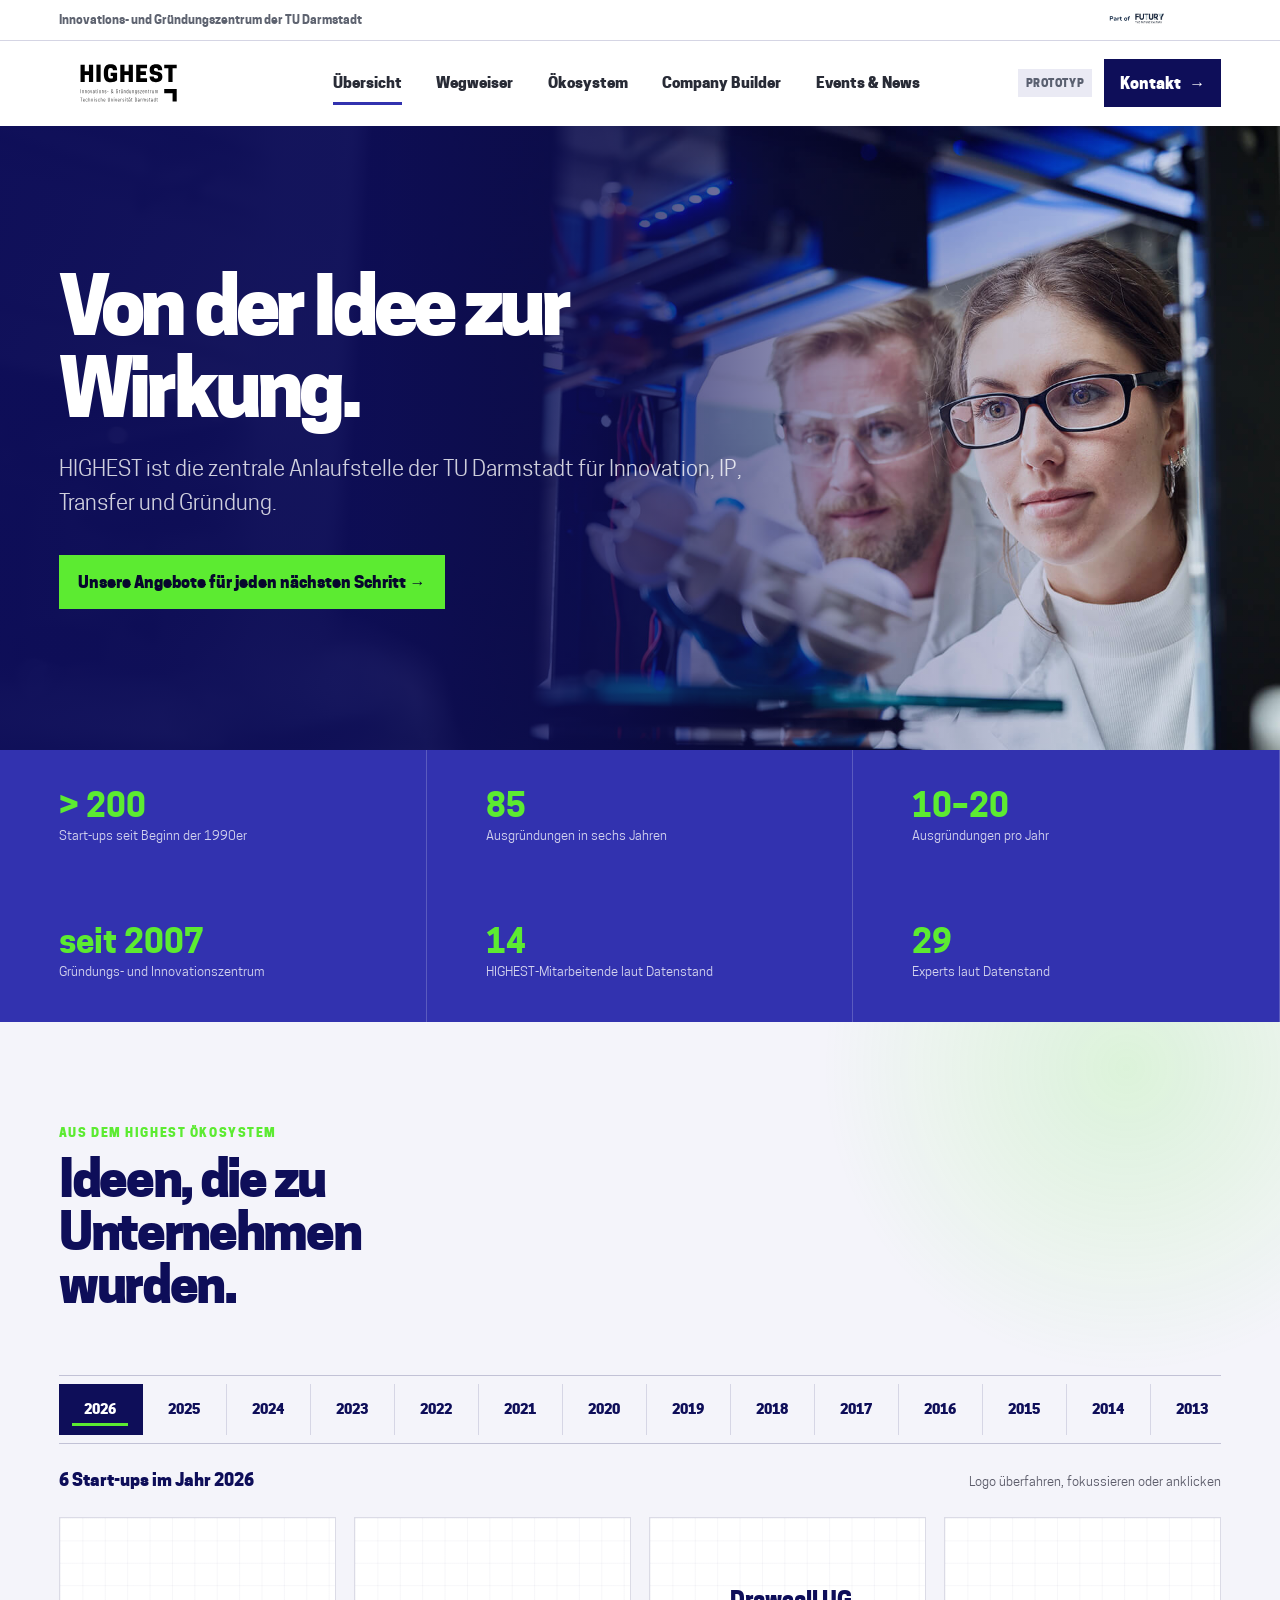
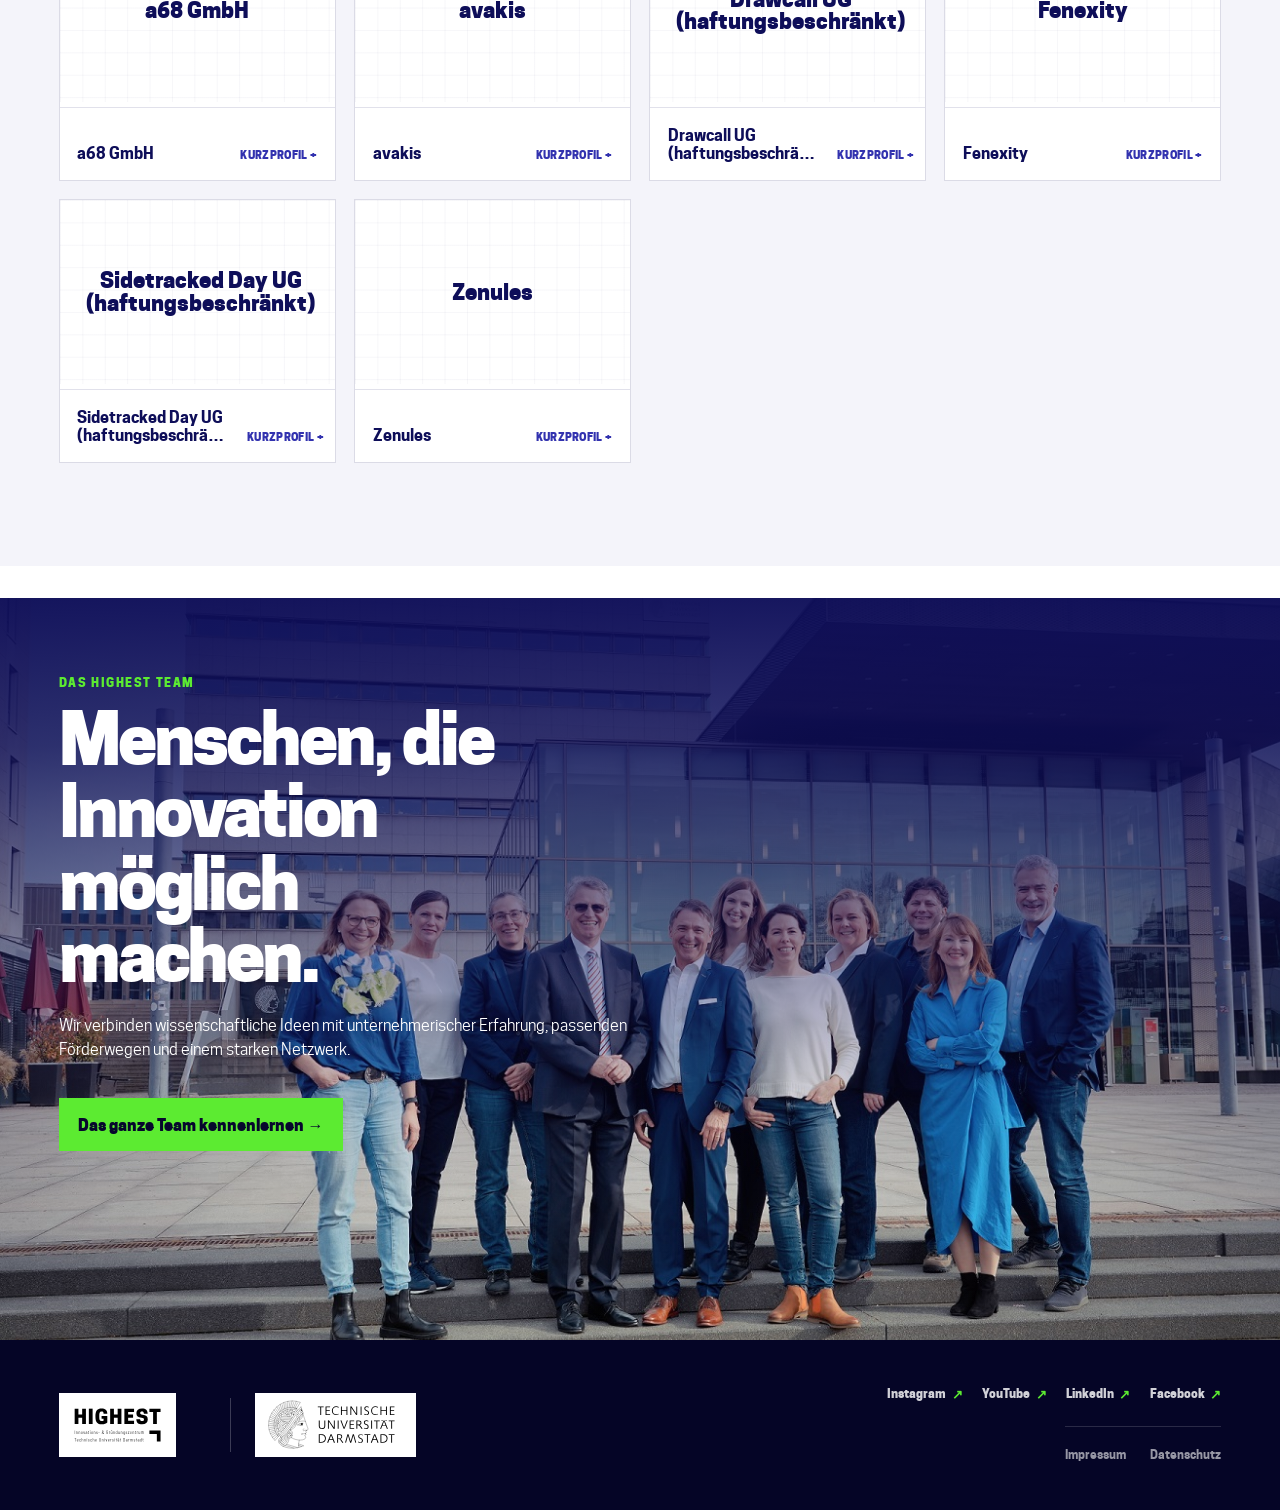
<file: index.html>
<!doctype html>
<html lang="de">
  <head>
    <meta charset="utf-8" />
    <meta name="viewport" content="width=device-width, initial-scale=1" />
    <meta
      name="description"
      content="HIGHEST ist die zentrale Anlaufstelle der TU Darmstadt für Innovation, IP, Transfer und Gründung. Finde schnell den passenden nächsten Schritt."
    />
    <meta name="theme-color" content="#0d0d61" />
    <title>HIGHEST – Von der Idee zur Wirkung</title>
    <link rel="icon" type="image/svg+xml" href="assets/logo-highest.svg" />
    <link rel="stylesheet" href="assets/css/site.css" />
    <script src="assets/js/site.js" defer></script>
    <script src="assets/js/startup-archive.js" defer></script>
  </head>
  <body>
    <a class="skip-link" href="#inhalt">Direkt zum Inhalt</a>

    <div class="alliance-bar">
      <span>Innovations- und Gründungszentrum der TU Darmstadt</span>
      <a href="https://www.futury.eu" target="_blank" rel="noreferrer" aria-label="Website von Futury öffnen"><img src="assets/part-of-futury.svg" alt="Part of Futury – The Future Factory" /></a>
    </div>

    <header class="site-header">
      <a class="brand" href="index.html" aria-label="HIGHEST Startseite">
        <img src="assets/logo-highest.svg" alt="HIGHEST" />
      </a>

      <button class="menu-toggle" type="button" aria-expanded="false" aria-controls="main-nav">
        <span></span><span></span><span></span>
        <span class="sr-only">Menü öffnen</span>
      </button>

      <nav class="main-nav" id="main-nav" aria-label="Hauptnavigation">
        <a class="nav-primary" href="index.html">Übersicht</a>
        <a href="wegweiser.html">Wegweiser</a>
        <a href="ecosystem.html">Ökosystem</a>
        <a href="company-builder.html">Company Builder</a>
        <a href="events-news.html">Events &amp; News</a>
      </nav>

      <div class="header-actions">
        <span class="prototype-badge">Prototyp</span>
        <a class="contact-link" href="kontakt.html">
          Kontakt <span aria-hidden="true">→</span>
        </a>
      </div>
    </header>

    <!-- Hauptinhalt der Startseite -->
    <main id="inhalt">
      <section class="page-hero page-hero-with-image">
        <div class="page-hero-copy">
          <h1>Von der Idee zur Wirkung.</h1>
          <p class="page-lead">
            HIGHEST ist die zentrale Anlaufstelle der TU Darmstadt für Innovation,
            IP, Transfer und Gründung.
          </p>
          <div class="hero-actions">
            <a class="primary-action signal" href="wegweiser.html">
              Unsere Angebote für jeden nächsten Schritt →
            </a>
          </div>
        </div>

        <figure class="page-hero-media">
          <img
            src="assets/highest-hero.jpg"
            alt="Ein Team arbeitet gemeinsam an einem technischen Prototyp."
            fetchpriority="high"
          />
        </figure>
      </section>

      <section aria-label="HIGHEST in Zahlen">
        <div class="page-hero-with-image-copy">
          <div class="page-facts">
            <div><strong>&gt; 200</strong><span>Start-ups seit Beginn der 1990er</span></div>
            <div><strong>85</strong><span>Ausgründungen in sechs Jahren</span></div>
            <div><strong>10–20</strong><span>Ausgründungen pro Jahr</span></div>
          </div>
          <div class="page-facts">
            <div><strong>seit 2007</strong><span>Gründungs- und Innovationszentrum</span></div>
            <div><strong>14</strong><span>HIGHEST-Mitarbeitende laut Datenstand</span></div>
            <div><strong>29</strong><span>Experts laut Datenstand</span></div>
          </div>
        </div>
      </section>

<section class="home-startups" id="startups" aria-labelledby="startups-title" data-startup-archive>
  <div class="home-startups-intro">
    <div>
      <p class="eyebrow">Aus dem HIGHEST Ökosystem</p>
      <h2 id="startups-title">Ideen, die zu Unternehmen wurden.</h2>
    </div>
  </div>

  <div
    class="startup-years"
    role="tablist"
    aria-label="Start-up-Jahrgang auswählen"
    data-startup-years
  ></div>

  <div class="startup-gallery-heading">
    <p class="startup-count" data-startup-count aria-live="polite"></p>
    <p class="startup-interaction-hint">Logo überfahren, fokussieren oder anklicken</p>
  </div>

  <div
    class="startup-gallery"
    id="startup-gallery"
    role="tabpanel"
    data-startup-grid
  ></div>

  <noscript>
    <p class="startup-noscript">
      Für die interaktive Jahresauswahl muss JavaScript aktiviert sein.
      Die vollständige Übersicht ist über den Link oben erreichbar.
    </p>
  </noscript>
</section>

<div class="section-divider" aria-hidden="true"></div>

<section class="page-hero-with-image" aria-labelledby="team-title">
  <figure class="page-hero-with-image-media">
    <img
      src="assets/team.jpg"
      alt="Das Team von HIGHEST."
      fetchpriority="high"
    />

    <figcaption class="page-hero-image-copy">
      <p class="eyebrow">Das HIGHEST Team</p>
      <h2 id="team-title">Menschen, die Innovation möglich machen.</h2>

      <p>
        Wir verbinden wissenschaftliche Ideen mit unternehmerischer Erfahrung,
        passenden Förderwegen und einem starken Netzwerk.
      </p>
      <div class="hero-actions">
      <a class="primary-action signal" href="kontakt.html">
        Das ganze Team kennenlernen →
      </a>
    </div>
    </figcaption>
  </figure>
</section>

    </main>

    <!-- Einheitlicher Footer auf allen Seiten -->
    <footer class="site-footer legal-footer">
    <div class="legal-footer-logos">
      <a class="legal-footer-logo legal-footer-logo--highest" href="index.html" aria-label="Zur HIGHEST Startseite"><img src="assets/logo-highest.svg" alt="HIGHEST" /></a>
      <span class="legal-footer-divider" aria-hidden="true"></span>
      <a class="legal-footer-logo legal-footer-logo--tu" href="https://www.tu-darmstadt.de/" target="_blank" rel="noreferrer" aria-label="Website der Technischen Universität Darmstadt öffnen"><img src="assets/logo-tu-darmstadt.svg" alt="Technische Universität Darmstadt" /></a>
    </div>
    <div class="legal-footer-actions">
      <nav class="legal-footer-social" aria-label="HIGHEST auf Social Media">
        <a href="https://www.instagram.com/highest_1877/" target="_blank" rel="noreferrer">Instagram <span aria-hidden="true">↗</span></a>
        <a href="https://www.youtube.com/channel/UCZE1kLDofGotS1_865ByMdQ" target="_blank" rel="noreferrer">YouTube <span aria-hidden="true">↗</span></a>
        <a href="https://www.linkedin.com/showcase/gr%C3%BCndungszentrum-highest" target="_blank" rel="noreferrer">LinkedIn <span aria-hidden="true">↗</span></a>
        <a href="https://www.facebook.com/highestdarmstadt" target="_blank" rel="noreferrer">Facebook <span aria-hidden="true">↗</span></a>
      </nav>
      <nav class="legal-footer-links" aria-label="Rechtliche Informationen">
        <a href="impressum.html">Impressum</a>
        <a href="datenschutz.html">Datenschutz</a>
      </nav>
    </div>
    </footer>
  </body>
</html>
</file>
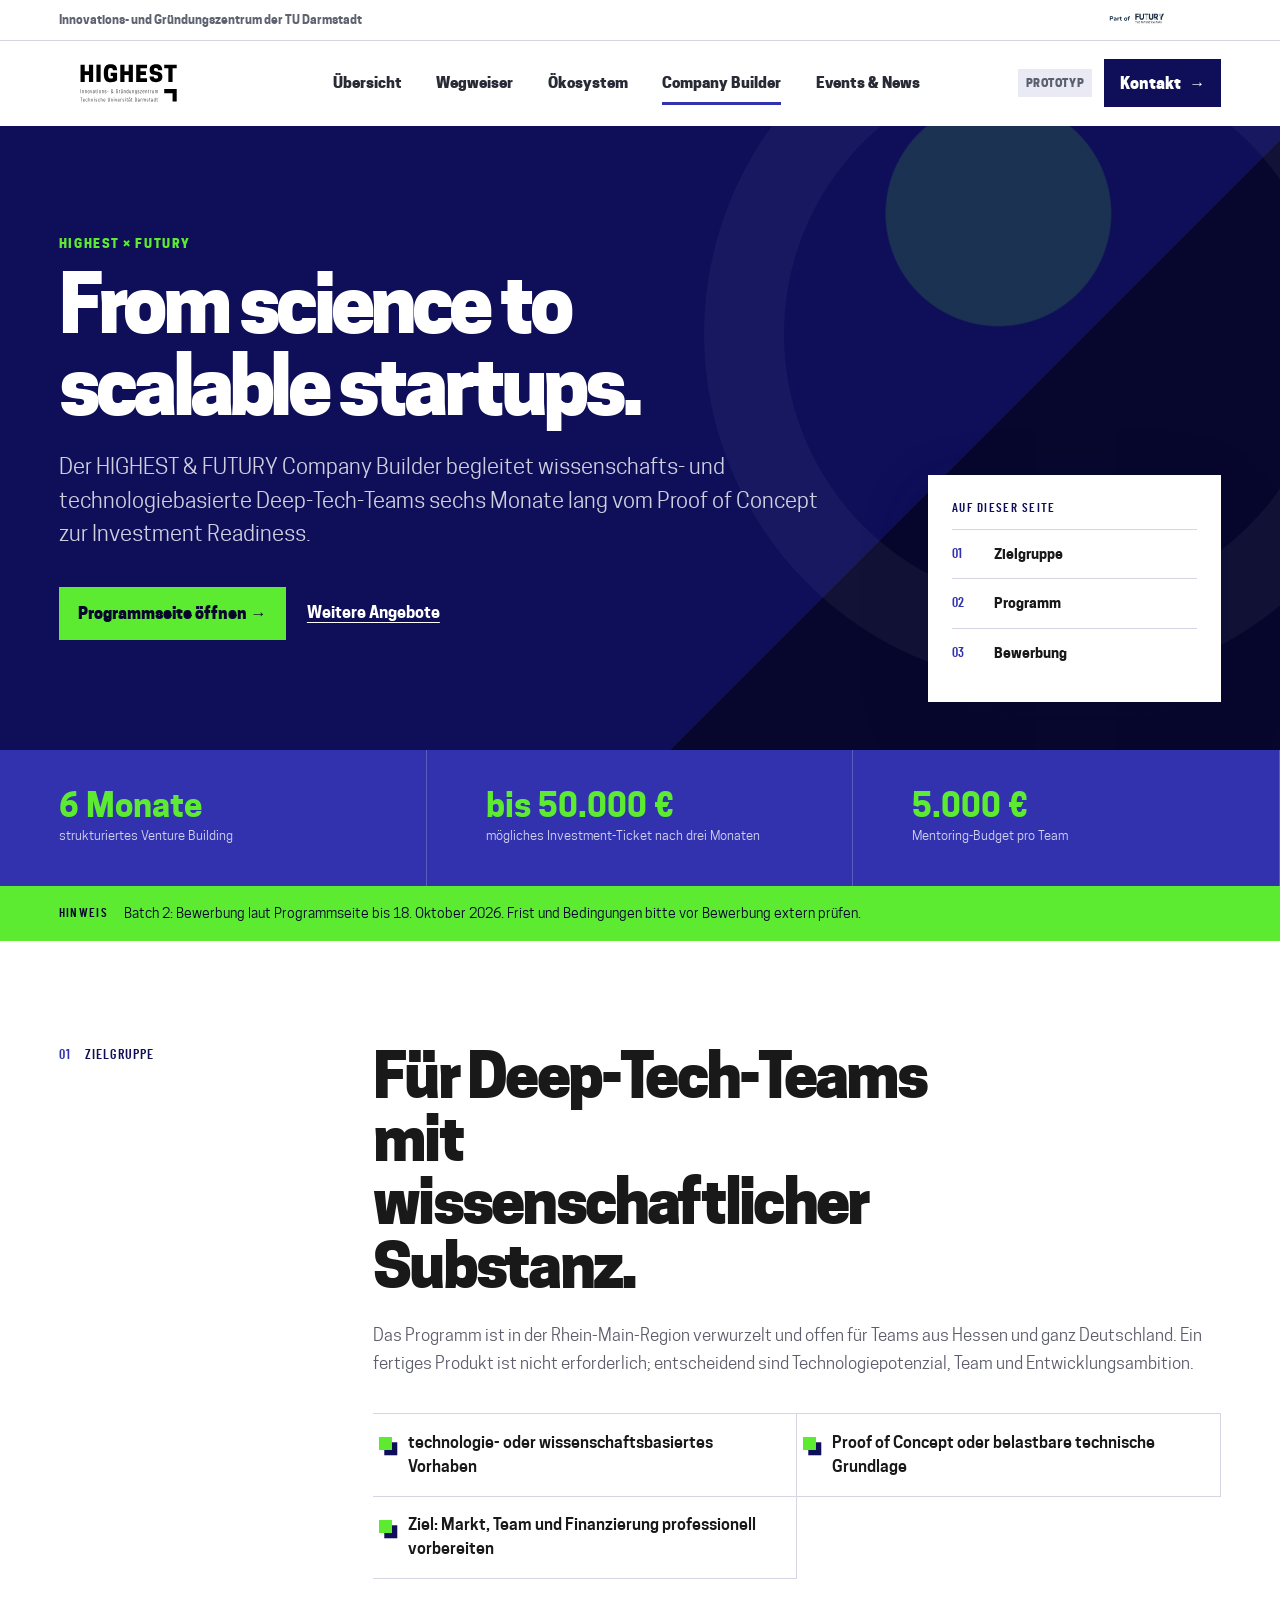
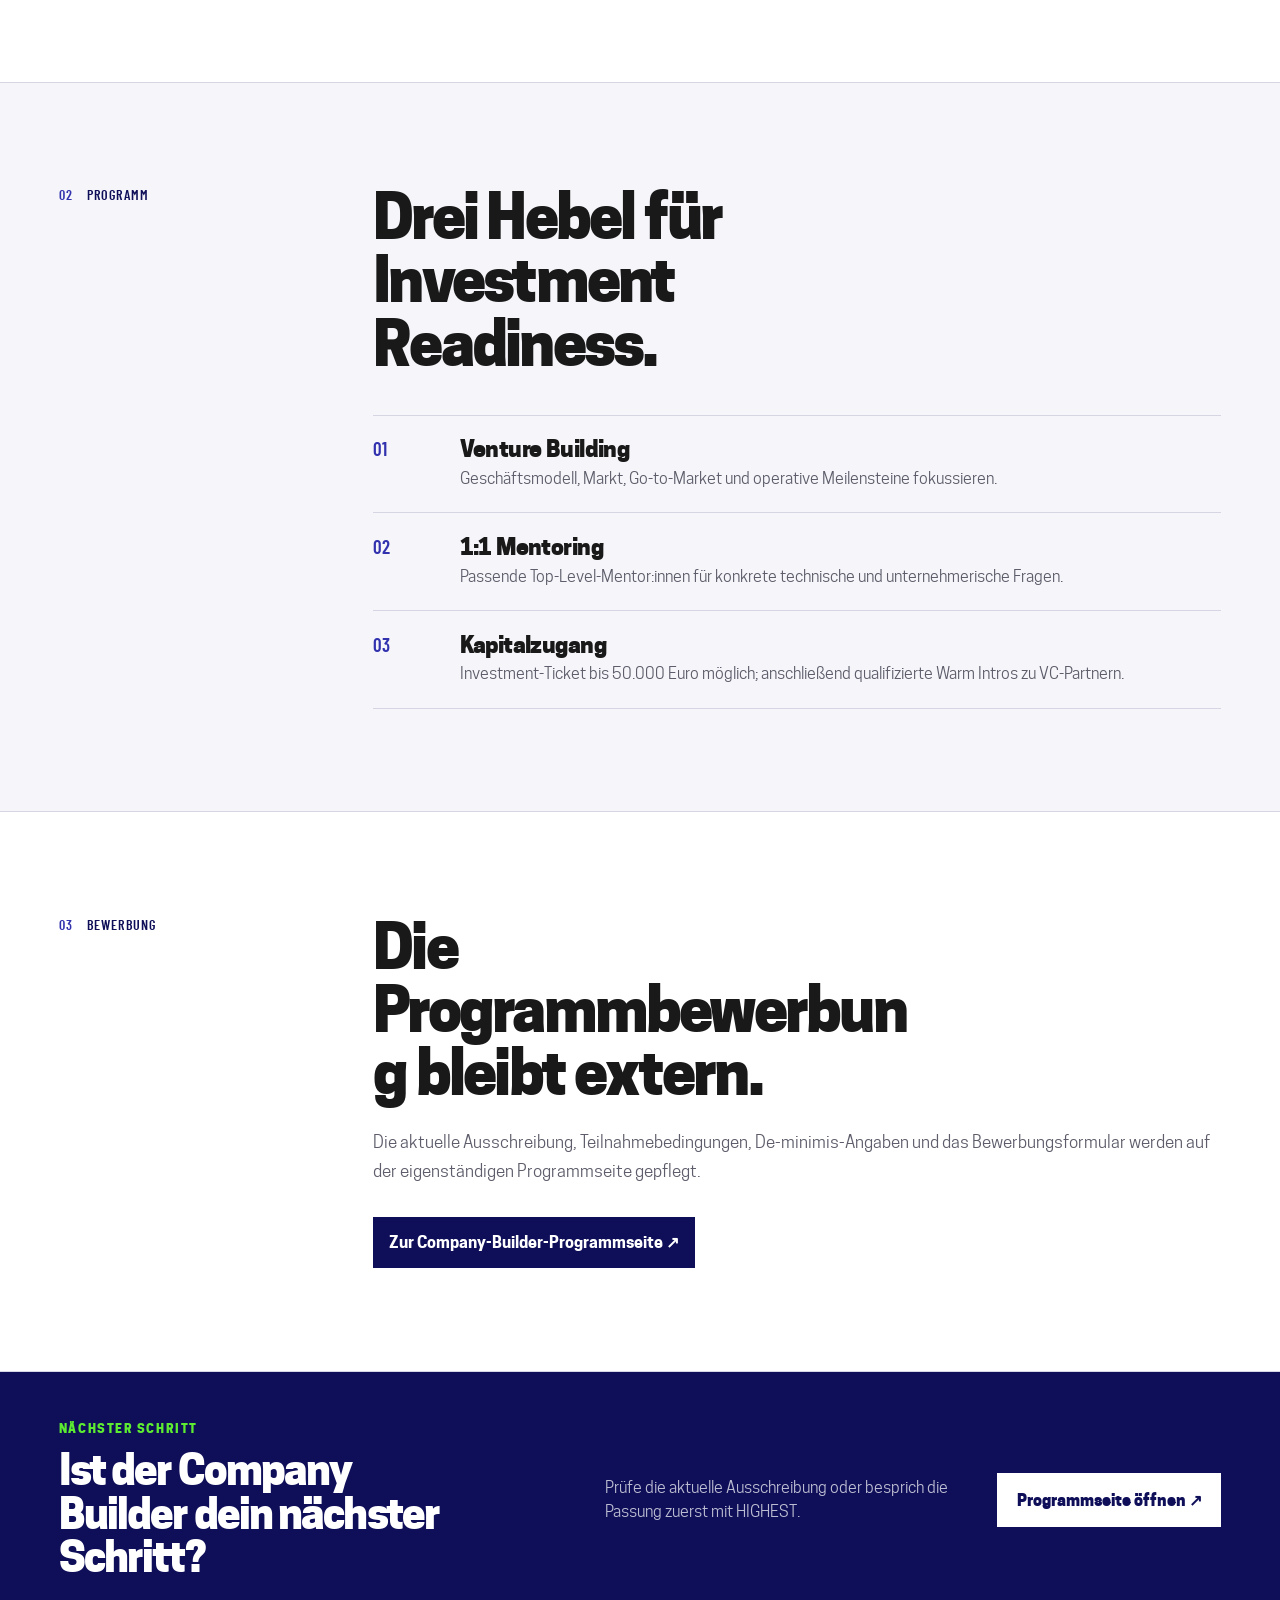
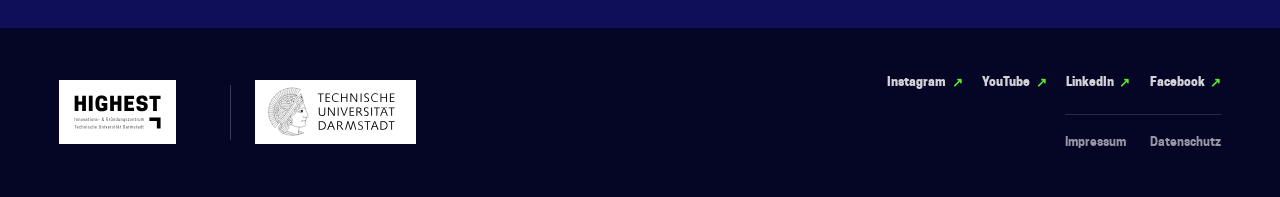
<file: company-builder.html>
<!doctype html>
<html lang="de">
  <head>
    <meta charset="utf-8" />
    <meta name="viewport" content="width=device-width, initial-scale=1" />
    <meta name="description" content="Der HIGHEST &amp; FUTURY Company Builder begleitet Deep-Tech-Teams in sechs Monaten bis zur Investment Readiness." />
    <meta name="theme-color" content="#0d0d61" />
    <title>Company Builder – HIGHEST</title>
    <link rel="icon" type="image/svg+xml" href="assets/logo-highest.svg" />
    <link rel="stylesheet" href="assets/css/site.css" />
    <script src="assets/js/site.js" defer></script>
  </head>
  <body>
    <a class="skip-link" href="#inhalt">Direkt zum Inhalt</a>

    <div class="alliance-bar">
      <span>Innovations- und Gründungszentrum der TU Darmstadt</span>
      <a href="https://www.futury.eu" target="_blank" rel="noreferrer" aria-label="Website von Futury öffnen"><img src="assets/part-of-futury.svg" alt="Part of Futury – The Future Factory" /></a>
    </div>

    <header class="site-header">
      <a class="brand" href="index.html" aria-label="HIGHEST Startseite">
        <img src="assets/logo-highest.svg" alt="HIGHEST" />
      </a>

      <button class="menu-toggle" type="button" aria-expanded="false" aria-controls="main-nav">
        <span></span><span></span><span></span>
        <span class="sr-only">Menü öffnen</span>
      </button>

      <nav class="main-nav" id="main-nav" aria-label="Hauptnavigation">
        <a href="index.html">Übersicht</a>
        <a href="wegweiser.html">Wegweiser</a>
        <a href="ecosystem.html">Ökosystem</a>
        <a class="nav-primary" href="company-builder.html">Company Builder</a>
        <a href="events-news.html">Events &amp; News</a>
      </nav>

      <div class="header-actions">
        <span class="prototype-badge">Prototyp</span>
        <a class="contact-link" href="kontakt.html">
          Kontakt <span aria-hidden="true">→</span>
        </a>
      </div>
    </header>


  <!-- Kompakte Programmübersicht; Bewerbung und aktuelle Fristen bleiben extern. -->
  <main id="inhalt">
    <section class="page-hero">
      <div class="page-hero-copy">
        <p class="eyebrow">HIGHEST × FUTURY</p>
        <h1>From science to scalable startups.</h1>
        <p class="page-lead">Der HIGHEST & FUTURY Company Builder begleitet wissenschafts- und technologiebasierte Deep-Tech-Teams sechs Monate lang vom Proof of Concept zur Investment Readiness.</p>
        <div class="hero-actions">
          <a class="primary-action signal" href="https://highestbuilder.com" target="_blank" rel="noreferrer">Programmseite öffnen →</a>
          <a class="hero-text-link" href="wegweiser.html">Weitere Angebote</a>
        </div>
      </div>
      <aside class="page-wayfinder"><p>Auf dieser Seite</p><a href="#fuer-wen"><span>01</span>Zielgruppe</a><a href="#programm"><span>02</span>Programm</a><a href="#bewerbung"><span>03</span>Bewerbung</a></aside>
    </section>
    <div class="page-facts"><div><strong>6 Monate</strong><span>strukturiertes Venture Building</span></div><div><strong>bis 50.000 €</strong><span>mögliches Investment-Ticket nach drei Monaten</span></div><div><strong>5.000 €</strong><span>Mentoring-Budget pro Team</span></div></div>
    <aside class="editorial-alert"><strong>Hinweis</strong><p>Batch 2: Bewerbung laut Programmseite bis 18. Oktober 2026. Frist und Bedingungen bitte vor Bewerbung extern prüfen.</p></aside>
    <div class="content-stack"><section class="content-section" id="fuer-wen">
    <div class="section-rail"><span>01</span><p>Zielgruppe</p></div>
    <div class="section-content">
      <h2>Für Deep-Tech-Teams mit wissenschaftlicher Substanz.</h2>
      <p>Das Programm ist in der Rhein-Main-Region verwurzelt und offen für Teams aus Hessen und ganz Deutschland. Ein fertiges Produkt ist nicht erforderlich; entscheidend sind Technologiepotenzial, Team und Entwicklungsambition.</p>
      <ul class="check-list"><li>technologie- oder wissenschaftsbasiertes Vorhaben</li><li>Proof of Concept oder belastbare technische Grundlage</li><li>Ziel: Markt, Team und Finanzierung professionell vorbereiten</li></ul>
      
      
      
    </div>
  </section><section class="content-section" id="programm">
    <div class="section-rail"><span>02</span><p>Programm</p></div>
    <div class="section-content">
      <h2>Drei Hebel für Investment Readiness.</h2>
      
      
      
      <ol class="process-list"><li><span>01</span><div><h3>Venture Building</h3><p>Geschäftsmodell, Markt, Go-to-Market und operative Meilensteine fokussieren.</p></div></li><li><span>02</span><div><h3>1:1 Mentoring</h3><p>Passende Top-Level-Mentor:innen für konkrete technische und unternehmerische Fragen.</p></div></li><li><span>03</span><div><h3>Kapitalzugang</h3><p>Investment-Ticket bis 50.000 Euro möglich; anschließend qualifizierte Warm Intros zu VC-Partnern.</p></div></li></ol>
      
    </div>
  </section><section class="content-section" id="bewerbung">
    <div class="section-rail"><span>03</span><p>Bewerbung</p></div>
    <div class="section-content">
      <h2>Die Programmbewerbung bleibt extern.</h2>
      <p>Die aktuelle Ausschreibung, Teilnahmebedingungen, De-minimis-Angaben und das Bewerbungsformular werden auf der eigenständigen Programmseite gepflegt.</p>
      
      
      
      <div class="inline-links"><a href="https://highestbuilder.com/" target="_blank" rel="noreferrer">Zur Company-Builder-Programmseite ↗</a></div>
    </div>
  </section></div>
    <section class="closing-action detail-closing"><div><p class="eyebrow">Nächster Schritt</p><h2>Ist der Company Builder dein nächster Schritt?</h2></div><p>Prüfe die aktuelle Ausschreibung oder besprich die Passung zuerst mit HIGHEST.</p><a class="primary-action light" href="https://highestbuilder.com/" target="_blank" rel="noreferrer">Programmseite öffnen ↗</a></section>
  </main>
  <!-- Einheitlicher Footer auf allen Seiten -->
  <footer class="site-footer legal-footer">
    <div class="legal-footer-logos">
      <a class="legal-footer-logo legal-footer-logo--highest" href="index.html" aria-label="Zur HIGHEST Startseite"><img src="assets/logo-highest.svg" alt="HIGHEST" /></a>
      <span class="legal-footer-divider" aria-hidden="true"></span>
      <a class="legal-footer-logo legal-footer-logo--tu" href="https://www.tu-darmstadt.de/" target="_blank" rel="noreferrer" aria-label="Website der Technischen Universität Darmstadt öffnen"><img src="assets/logo-tu-darmstadt.svg" alt="Technische Universität Darmstadt" /></a>
    </div>
    <div class="legal-footer-actions">
      <nav class="legal-footer-social" aria-label="HIGHEST auf Social Media">
        <a href="https://www.instagram.com/highest_1877/" target="_blank" rel="noreferrer">Instagram <span aria-hidden="true">↗</span></a>
        <a href="https://www.youtube.com/channel/UCZE1kLDofGotS1_865ByMdQ" target="_blank" rel="noreferrer">YouTube <span aria-hidden="true">↗</span></a>
        <a href="https://www.linkedin.com/showcase/gr%C3%BCndungszentrum-highest" target="_blank" rel="noreferrer">LinkedIn <span aria-hidden="true">↗</span></a>
        <a href="https://www.facebook.com/highestdarmstadt" target="_blank" rel="noreferrer">Facebook <span aria-hidden="true">↗</span></a>
      </nav>
      <nav class="legal-footer-links" aria-label="Rechtliche Informationen">
        <a href="impressum.html">Impressum</a>
        <a href="datenschutz.html">Datenschutz</a>
      </nav>
    </div>
  </footer>
</body>
</html>
</file>
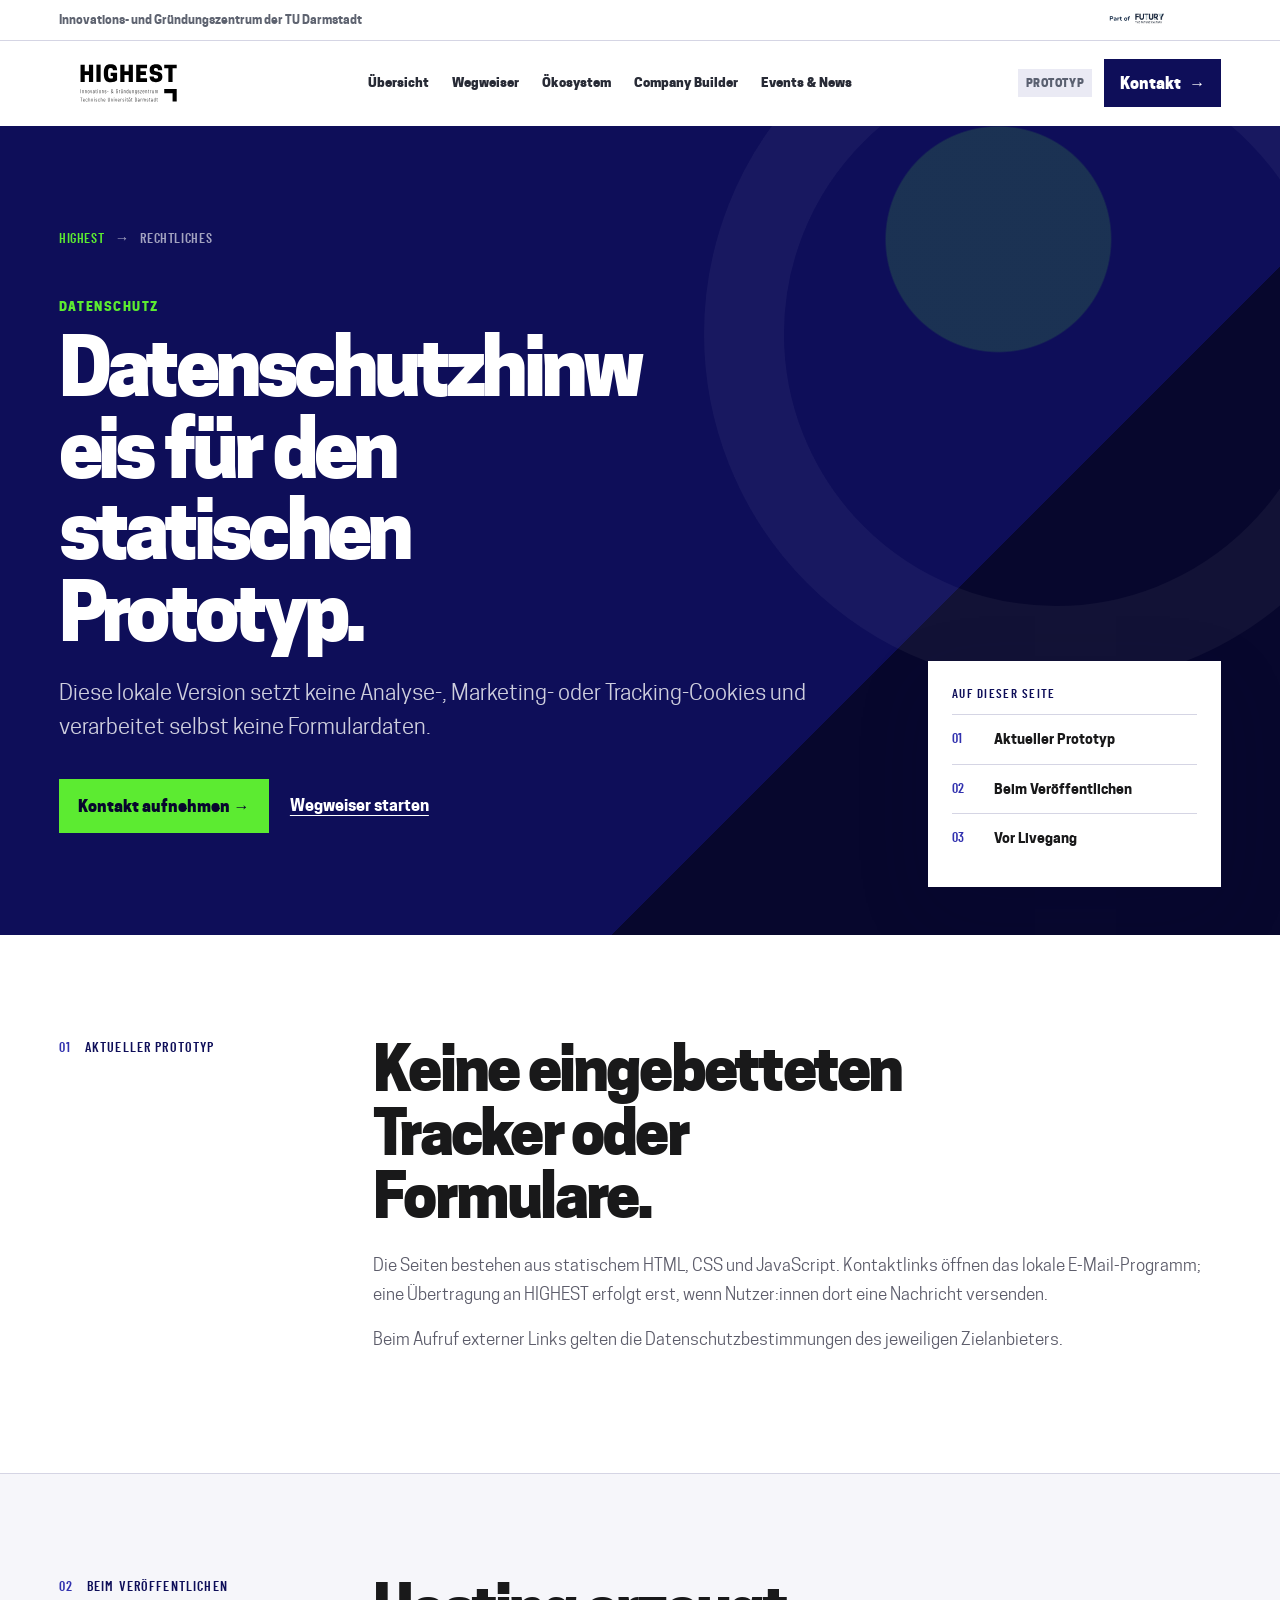
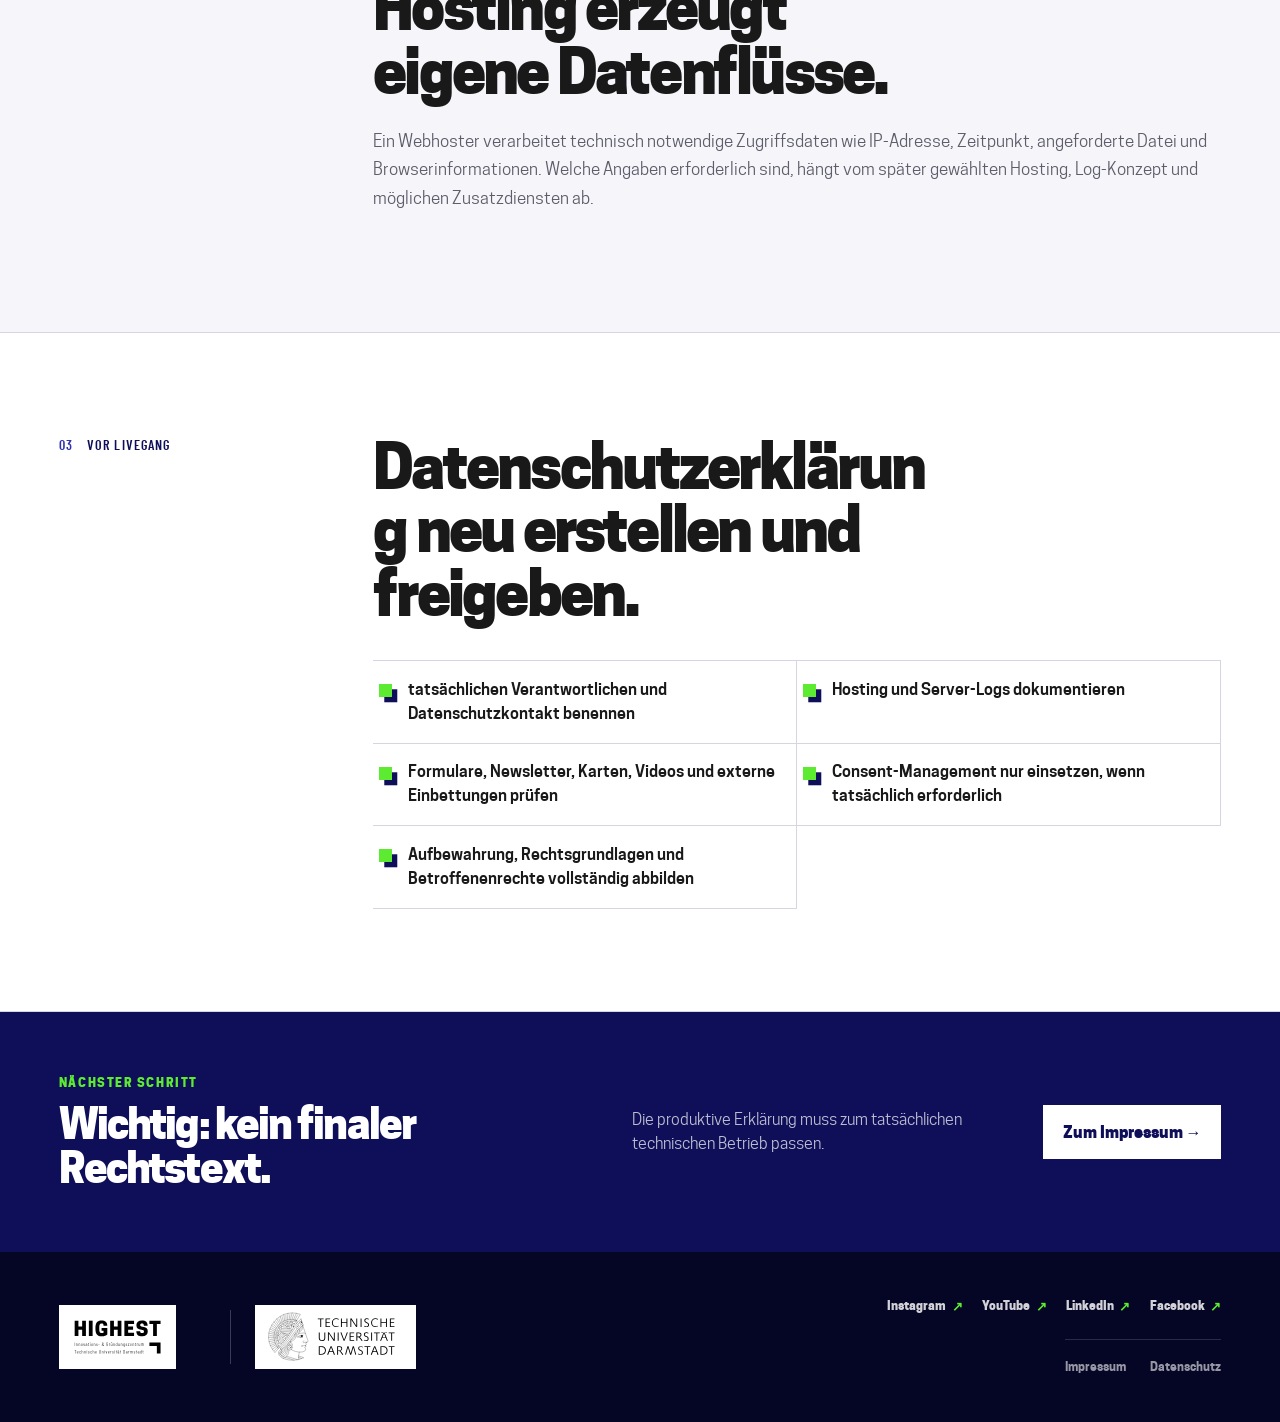
<file: datenschutz.html>
<!doctype html>
<html lang="de">
<head>
  <meta charset="utf-8">
  <meta name="viewport" content="width=device-width, initial-scale=1">
  <meta name="description" content="Diese lokale Version setzt keine Analyse-, Marketing- oder Tracking-Cookies und verarbeitet selbst keine Formulardaten.">
  <meta name="theme-color" content="#0e0e59">
  <title>Datenschutzhinweis für den statischen Prototyp. – HIGHEST</title>
  <link rel="icon" type="image/svg+xml" href="assets/logo-highest.svg">
  <link rel="stylesheet" href="assets/css/site.css">
  <script src="assets/js/site.js" defer></script>
</head>
<body class="detail-page">
  <a class="skip-link" href="#inhalt">Direkt zum Inhalt</a>
  <div class="alliance-bar">
    <span>Innovations- und Gründungszentrum der TU Darmstadt</span>
    <a href="https://www.futury.eu" target="_blank" rel="noreferrer" aria-label="Website von Futury öffnen"><img src="assets/part-of-futury.svg" alt="Part of Futury – The Future Factory"></a>
  </div>
  <header class="site-header detail-header">
    <a class="brand" href="index.html" aria-label="HIGHEST Startseite"><img src="assets/logo-highest.svg" alt="HIGHEST"></a>
    <button class="menu-toggle" type="button" aria-expanded="false" aria-controls="main-nav"><span></span><span></span><span></span><span class="sr-only">Menü öffnen</span></button>
    <nav class="main-nav" id="main-nav" aria-label="Hauptnavigation"><a href="index.html">Übersicht</a><a href="wegweiser.html">Wegweiser</a><a href="ecosystem.html">Ökosystem</a><a href="company-builder.html">Company Builder</a><a href="events-news.html">Events &amp; News</a></nav>
    <div class="header-actions"><span class="prototype-badge">Prototyp</span><a class="contact-link" href="kontakt.html">Kontakt <span aria-hidden="true">→</span></a></div>
  </header>
  <!-- Hinweise für diesen statischen Prototyp; vor dem Livegang rechtlich prüfen. -->
  <main id="inhalt">
    <section class="page-hero">
      <div class="page-hero-copy">
        <nav class="breadcrumb" aria-label="Brotkrumen"><a href="index.html">HIGHEST</a><span>→</span><span>Rechtliches</span></nav>
        <p class="eyebrow">Datenschutz</p>
        <h1>Datenschutzhinweis für den statischen Prototyp.</h1>
        <p class="page-lead">Diese lokale Version setzt keine Analyse-, Marketing- oder Tracking-Cookies und verarbeitet selbst keine Formulardaten.</p>
        <div class="hero-actions"><a class="primary-action signal" href="kontakt.html">Kontakt aufnehmen →</a><a class="hero-text-link" href="wegweiser.html">Wegweiser starten</a></div>
      </div>
      <aside class="page-wayfinder"><p>Auf dieser Seite</p><a href="#lokal"><span>01</span>Aktueller Prototyp</a><a href="#hosting"><span>02</span>Beim Veröffentlichen</a><a href="#livegang"><span>03</span>Vor Livegang</a></aside>
    </section>
    
    
    <div class="content-stack"><section class="content-section" id="lokal">
    <div class="section-rail"><span>01</span><p>Aktueller Prototyp</p></div>
    <div class="section-content">
      <h2>Keine eingebetteten Tracker oder Formulare.</h2>
      <p>Die Seiten bestehen aus statischem HTML, CSS und JavaScript. Kontaktlinks öffnen das lokale E-Mail-Programm; eine Übertragung an HIGHEST erfolgt erst, wenn Nutzer:innen dort eine Nachricht versenden.</p><p>Beim Aufruf externer Links gelten die Datenschutzbestimmungen des jeweiligen Zielanbieters.</p>
      
      
      
      
    </div>
  </section><section class="content-section" id="hosting">
    <div class="section-rail"><span>02</span><p>Beim Veröffentlichen</p></div>
    <div class="section-content">
      <h2>Hosting erzeugt eigene Datenflüsse.</h2>
      <p>Ein Webhoster verarbeitet technisch notwendige Zugriffsdaten wie IP-Adresse, Zeitpunkt, angeforderte Datei und Browserinformationen. Welche Angaben erforderlich sind, hängt vom später gewählten Hosting, Log-Konzept und möglichen Zusatzdiensten ab.</p>
      
      
      
      
    </div>
  </section><section class="content-section" id="livegang">
    <div class="section-rail"><span>03</span><p>Vor Livegang</p></div>
    <div class="section-content">
      <h2>Datenschutzerklärung neu erstellen und freigeben.</h2>
      
      <ul class="check-list"><li>tatsächlichen Verantwortlichen und Datenschutzkontakt benennen</li><li>Hosting und Server-Logs dokumentieren</li><li>Formulare, Newsletter, Karten, Videos und externe Einbettungen prüfen</li><li>Consent-Management nur einsetzen, wenn tatsächlich erforderlich</li><li>Aufbewahrung, Rechtsgrundlagen und Betroffenenrechte vollständig abbilden</li></ul>
      
      
      
    </div>
  </section></div>
    <section class="closing-action detail-closing"><div><p class="eyebrow">Nächster Schritt</p><h2>Wichtig: kein finaler Rechtstext.</h2></div><p>Die produktive Erklärung muss zum tatsächlichen technischen Betrieb passen.</p><a class="primary-action light" href="impressum.html">Zum Impressum →</a></section>
  </main>
  <!-- Einheitlicher Footer auf allen Seiten -->
  <footer class="site-footer legal-footer">
    <div class="legal-footer-logos">
      <a class="legal-footer-logo legal-footer-logo--highest" href="index.html" aria-label="Zur HIGHEST Startseite"><img src="assets/logo-highest.svg" alt="HIGHEST" /></a>
      <span class="legal-footer-divider" aria-hidden="true"></span>
      <a class="legal-footer-logo legal-footer-logo--tu" href="https://www.tu-darmstadt.de/" target="_blank" rel="noreferrer" aria-label="Website der Technischen Universität Darmstadt öffnen"><img src="assets/logo-tu-darmstadt.svg" alt="Technische Universität Darmstadt" /></a>
    </div>
    <div class="legal-footer-actions">
      <nav class="legal-footer-social" aria-label="HIGHEST auf Social Media">
        <a href="https://www.instagram.com/highest_1877/" target="_blank" rel="noreferrer">Instagram <span aria-hidden="true">↗</span></a>
        <a href="https://www.youtube.com/channel/UCZE1kLDofGotS1_865ByMdQ" target="_blank" rel="noreferrer">YouTube <span aria-hidden="true">↗</span></a>
        <a href="https://www.linkedin.com/showcase/gr%C3%BCndungszentrum-highest" target="_blank" rel="noreferrer">LinkedIn <span aria-hidden="true">↗</span></a>
        <a href="https://www.facebook.com/highestdarmstadt" target="_blank" rel="noreferrer">Facebook <span aria-hidden="true">↗</span></a>
      </nav>
      <nav class="legal-footer-links" aria-label="Rechtliche Informationen">
        <a href="impressum.html">Impressum</a>
        <a href="datenschutz.html">Datenschutz</a>
      </nav>
    </div>
  </footer>
</body>
</html>
</file>
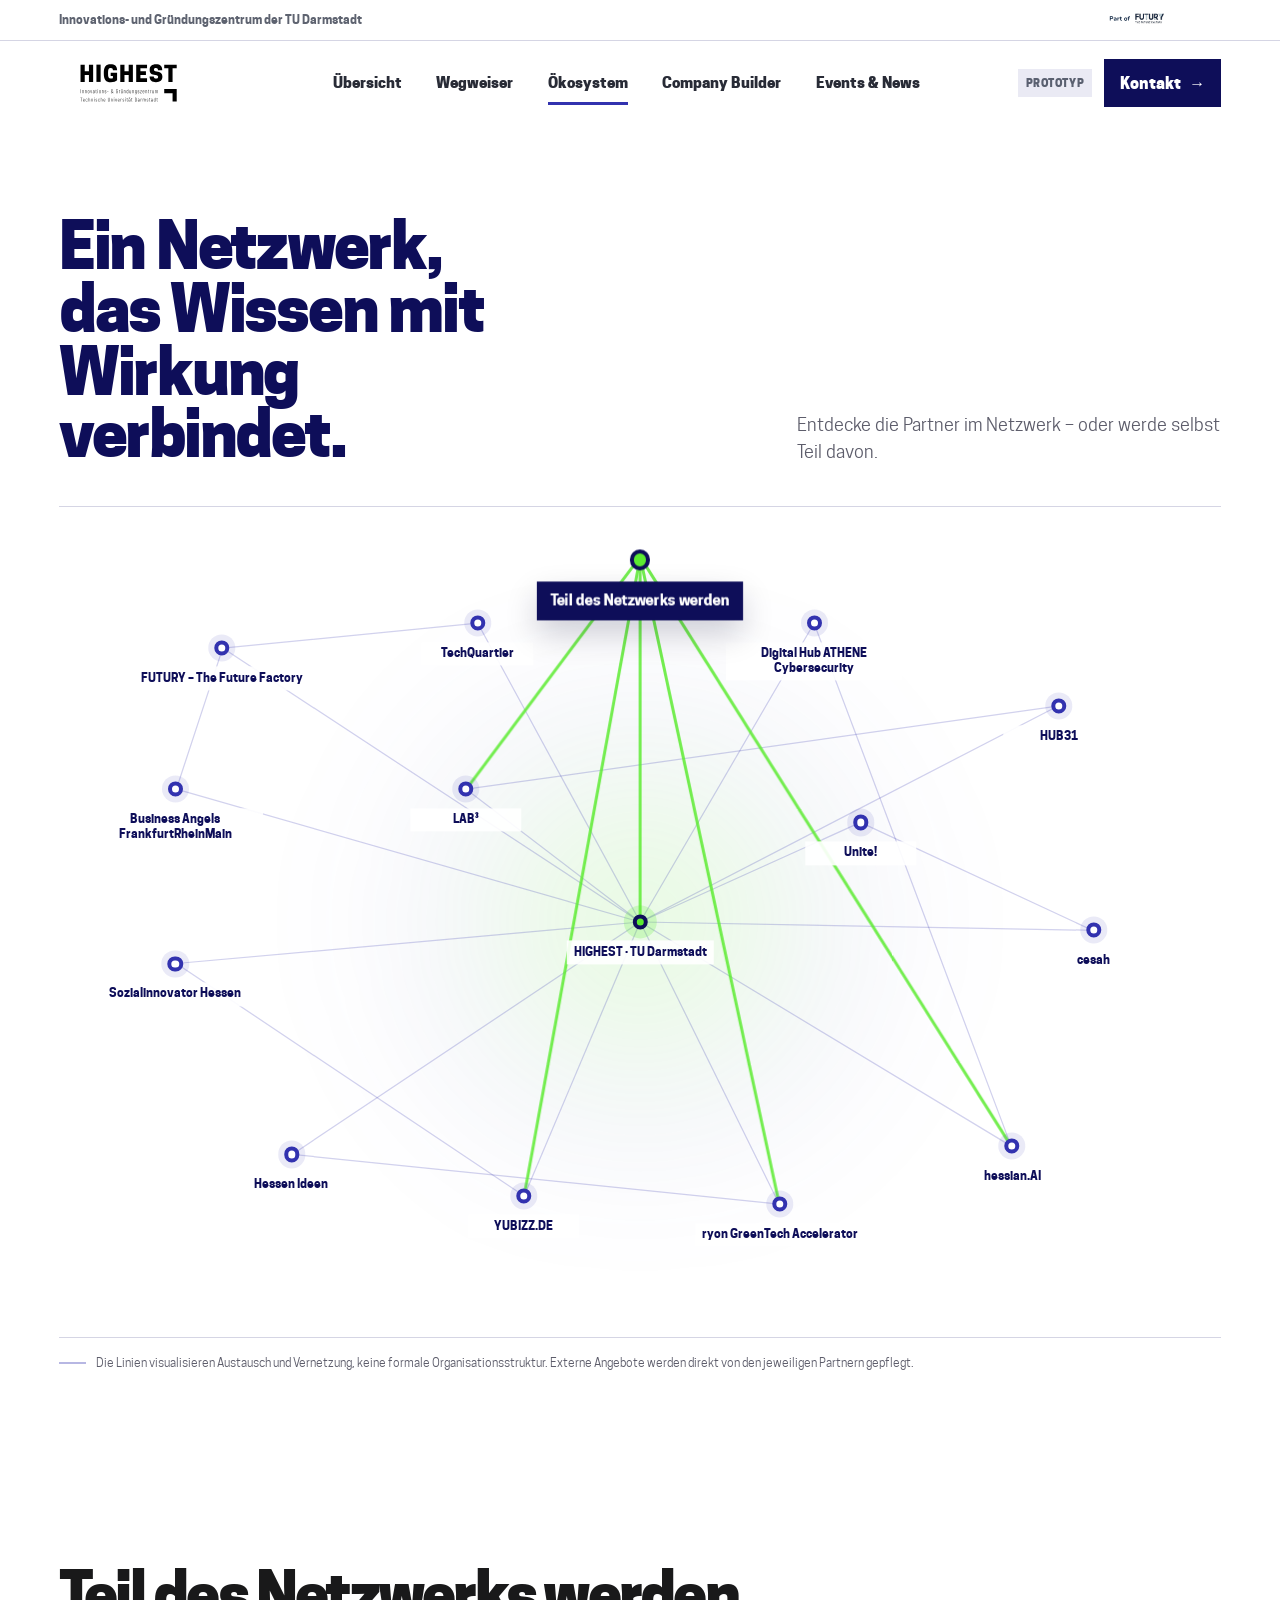
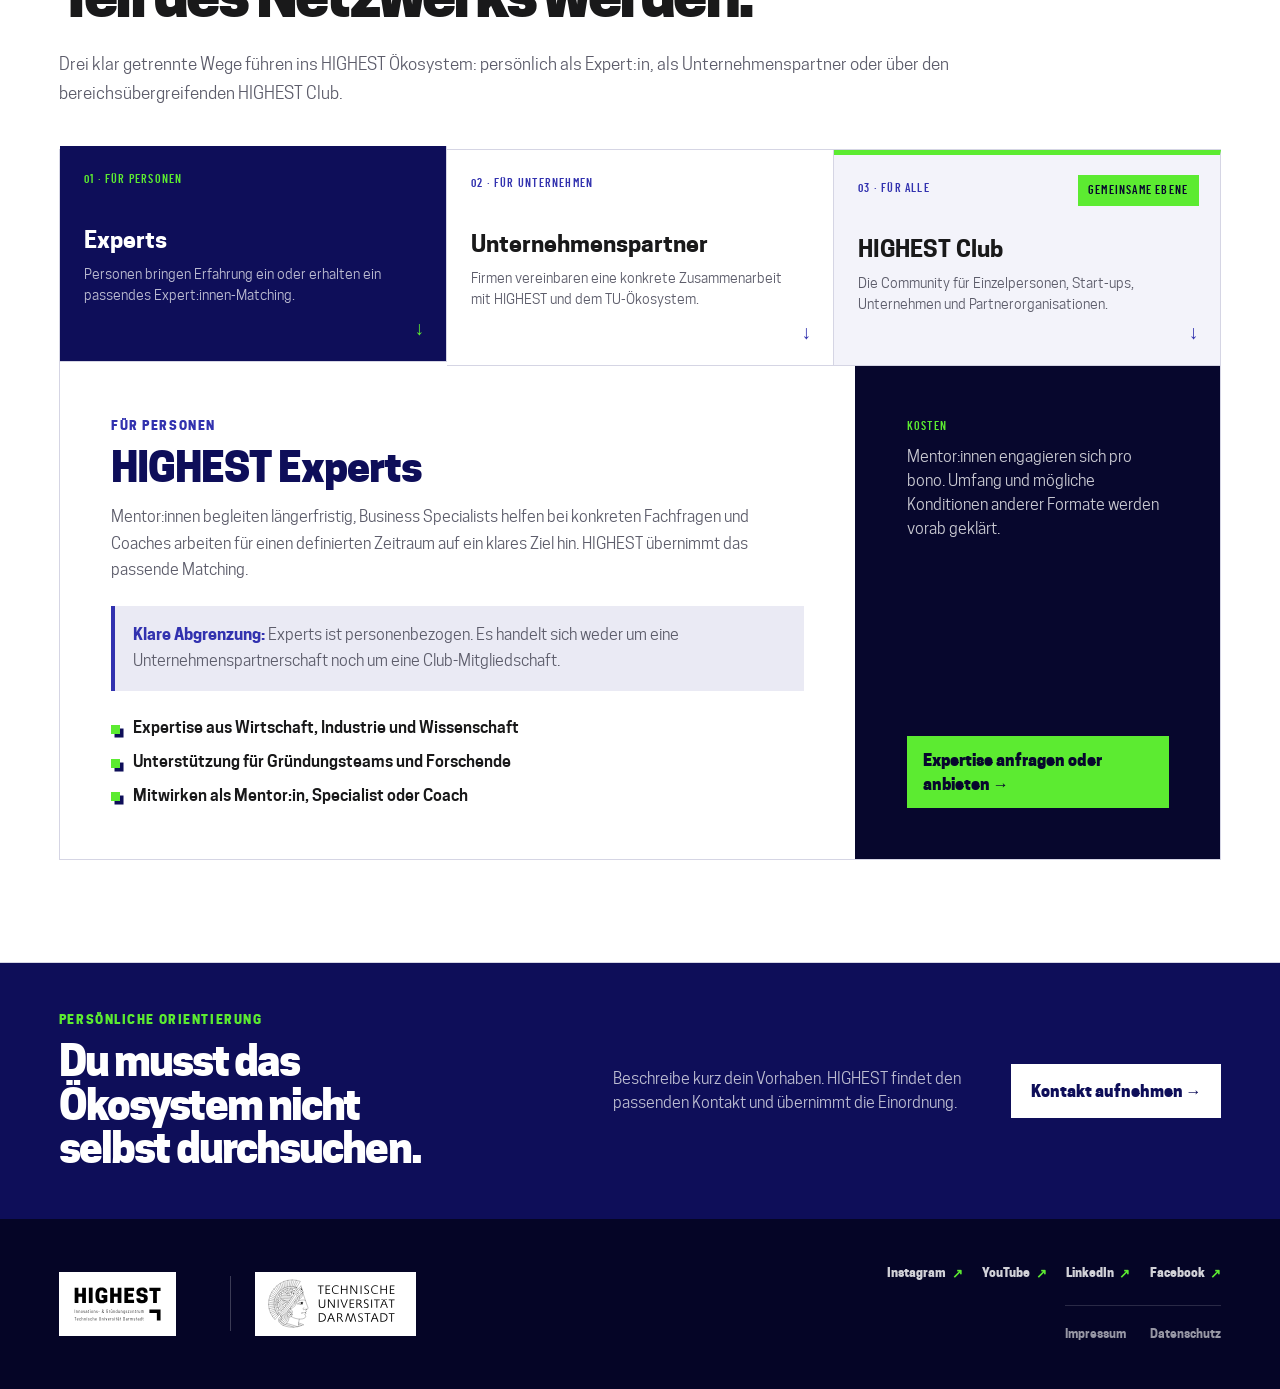
<file: ecosystem.html>
<!doctype html>
<html lang="de">
  <head>
    <meta charset="utf-8" />
    <meta name="viewport" content="width=device-width, initial-scale=1" />
    <meta
      name="description"
      content="Das HIGHEST Ökosystem verbindet Gründungsteams und Forschende mit erfahrenen Menschen, spezialisierten Organisationen und engagierten Unternehmen."
    />
    <meta name="theme-color" content="#0d0d61" />
    <title>Ökosystem – HIGHEST</title>
    <link rel="icon" type="image/svg+xml" href="assets/logo-highest.svg" />
    <link rel="stylesheet" href="assets/css/site.css" />
    <script src="assets/js/site.js" defer></script>
    <script src="assets/js/ecosystem-options.js" defer></script>
    <script src="assets/js/ecosystem-map.js" defer></script>
  </head>
  <body class="detail-page ecosystem-page">
    <a class="skip-link" href="#main-content">Direkt zum Inhalt</a>

    <div class="alliance-bar">
      <span>Innovations- und Gründungszentrum der TU Darmstadt</span>
      <a href="https://www.futury.eu" target="_blank" rel="noreferrer" aria-label="Website von Futury öffnen"><img src="assets/part-of-futury.svg" alt="Part of Futury – The Future Factory" /></a>
    </div>

    <header class="site-header">
      <a class="brand" href="index.html" aria-label="HIGHEST Startseite">
        <img src="assets/logo-highest.svg" alt="HIGHEST" />
      </a>

      <button class="menu-toggle" type="button" aria-expanded="false" aria-controls="main-nav">
        <span></span><span></span><span></span>
        <span class="sr-only">Menü öffnen</span>
      </button>

      <nav class="main-nav" id="main-nav" aria-label="Hauptnavigation">
        <a href="index.html">Übersicht</a>
        <a href="wegweiser.html">Wegweiser</a>
        <a class="nav-primary" href="ecosystem.html">Ökosystem</a>
        <a href="company-builder.html">Company Builder</a>
        <a href="events-news.html">Events &amp; News</a>
      </nav>

      <div class="header-actions">
        <span class="prototype-badge">Prototyp</span>
        <a class="contact-link" href="kontakt.html">
          Kontakt <span aria-hidden="true">→</span>
        </a>
      </div>
    </header>

    <!-- Netzwerkübersicht und die drei klar getrennten Beteiligungswege -->
    <main id="main-content">
       <h1 class="sr-only">HIGHEST Ökosystem</h1>

      <highest-oekosystem id="partnernetzwerk"></highest-oekosystem>

      <div class="content-stack">
        <section class="content-section ecosystem-path-section" id="wege">
          <div class="section-content">
            <h2>Teil des Netzwerks werden.</h2>
            <p>
              Drei klar getrennte Wege führen ins HIGHEST Ökosystem: persönlich als Expert:in,
              als Unternehmenspartner oder über den bereichsübergreifenden HIGHEST Club.
            </p>

            <div class="ecosystem-choice-system" data-ecosystem-choices>
              <div class="ecosystem-choices" aria-label="Zugänge zum HIGHEST Ökosystem">
                <button
                  class="ecosystem-choice is-active"
                  type="button"
                  data-choice="experts"
                  aria-controls="choice-experts"
                  aria-expanded="true"
                >
                  <span class="ecosystem-choice-audience">01 · Für Personen</span>
                  <strong>Experts</strong>
                  <span>Personen bringen Erfahrung ein oder erhalten ein passendes Expert:innen-Matching.</span>
                </button>
                <button
                  class="ecosystem-choice"
                  type="button"
                  data-choice="unternehmen"
                  aria-controls="choice-unternehmen"
                  aria-expanded="false"
                >
                  <span class="ecosystem-choice-audience">02 · Für Unternehmen</span>
                  <strong>Unternehmenspartner</strong>
                  <span>Firmen vereinbaren eine konkrete Zusammenarbeit mit HIGHEST und dem TU-Ökosystem.</span>
                </button>
                <button
                  class="ecosystem-choice ecosystem-choice--club"
                  type="button"
                  data-choice="club"
                  aria-controls="choice-club"
                  aria-expanded="false"
                >
                  <span class="ecosystem-choice-bridge">Gemeinsame Ebene</span>
                  <span class="ecosystem-choice-audience">03 · Für alle</span>
                  <strong>HIGHEST Club</strong>
                  <span>Die Community für Einzelpersonen, Start-ups, Unternehmen und Partnerorganisationen.</span>
                </button>
              </div>

              <div class="ecosystem-choice-panels" aria-label="Informationen zum gewählten Zugang">
                <article class="ecosystem-choice-detail" id="choice-experts" data-choice-panel="experts">
                  <div>
                    <p class="eyebrow dark">Für Personen</p>
                    <h3>HIGHEST Experts</h3>
                    <p>
                      Mentor:innen begleiten längerfristig, Business Specialists helfen bei
                      konkreten Fachfragen und Coaches arbeiten für einen definierten Zeitraum
                      auf ein klares Ziel hin. HIGHEST übernimmt das passende Matching.
                    </p>
                    <p class="ecosystem-choice-boundary"><strong>Klare Abgrenzung:</strong> Experts ist personenbezogen. Es handelt sich weder um eine Unternehmenspartnerschaft noch um eine Club-Mitgliedschaft.</p>
                    <ul>
                      <li>Expertise aus Wirtschaft, Industrie und Wissenschaft</li>
                      <li>Unterstützung für Gründungsteams und Forschende</li>
                      <li>Mitwirken als Mentor:in, Specialist oder Coach</li>
                    </ul>
                  </div>
                  <aside class="ecosystem-choice-meta">
                    <p><strong>Kosten</strong>Mentor:innen engagieren sich pro bono. Umfang und mögliche Konditionen anderer Formate werden vorab geklärt.</p>
                    <a href="kontakt.html">Expertise anfragen oder anbieten →</a>
                  </aside>
                </article>

                <article class="ecosystem-choice-detail" id="choice-unternehmen" data-choice-panel="unternehmen">
                  <div>
                    <p class="eyebrow dark">Für Unternehmen</p>
                    <h3>Unternehmenspartner</h3>
                    <p>
                      Unternehmen erhalten einen direkten Zugang zu aktuellen Innovationsprojekten,
                      Gründungen, Talenten und wissenschaftlicher Expertise der TU Darmstadt.
                    </p>
                    <p class="ecosystem-choice-boundary"><strong>Klare Abgrenzung:</strong> Unternehmenspartner ist organisationsbezogen und dient einer konkreten Zusammenarbeit – unabhängig von der Club-Community.</p>
                    <ul>
                      <li>Kontakt zu Start-ups und Innovator:innen</li>
                      <li>Workshops, Pilotkontakte und individuelles Start-up-Scouting</li>
                      <li>Kooperationen, Sponsoring und Sichtbarkeit im Ökosystem</li>
                    </ul>
                  </div>
                  <aside class="ecosystem-choice-meta">
                    <p><strong>Kosten</strong>Leistungen und Konditionen richten sich nach Art und Umfang der vereinbarten Partnerschaft.</p>
                    <a href="kontakt.html">Unternehmenspartnerschaft besprechen →</a>
                  </aside>
                </article>

                <article class="ecosystem-choice-detail" id="choice-club" data-choice-panel="club">
                  <div>
                    <p class="eyebrow dark">Für alle</p>
                    <h3>HIGHEST Club</h3>
                    <p>
                      Der Club bringt Menschen und Organisationen mit Gründer:innen, Forschenden
                      und jungen Unternehmen zusammen – bei persönlichen Treffen, exklusiven
                      Formaten und im direkten Austausch über neue Ideen.
                    </p>
                    <p class="ecosystem-choice-boundary"><strong>Klare Abgrenzung:</strong> Der Club ist die gemeinsame, bereichsübergreifende Community für Personen, Start-ups, Unternehmen und Organisationen.</p>
                    <ul>
                      <li>Club-Treffen und Zugang zur HIGHEST Community</li>
                      <li>Früher Einblick in neue Technologien und Gründungsvorhaben</li>
                      <li>Für Unternehmensmitglieder zusätzlich Sichtbarkeit und Lab-Zugang</li>
                    </ul>
                  </div>
                  <aside class="ecosystem-choice-meta">
                    <p><strong>Kosten</strong>Die formale Unternehmensmitgliedschaft kostet derzeit 2.500 Euro pro Jahr. Andere Zugänge richten sich nach dem jeweiligen Format.</p>
                    <a href="kontakt.html">Club-Zugang anfragen →</a>
                  </aside>
                </article>
              </div>
            </div>
          </div>
        </section>
      </div>

      <section class="closing-action detail-closing" id="orientierung">
        <div>
          <p class="eyebrow">Persönliche Orientierung</p>
          <h2>Du musst das Ökosystem nicht selbst durchsuchen.</h2>
        </div>
        <p>Beschreibe kurz dein Vorhaben. HIGHEST findet den passenden Kontakt und übernimmt die Einordnung.</p>
        <a class="primary-action light" href="kontakt.html">Kontakt aufnehmen →</a>
      </section>
    </main>


    <!-- Einheitlicher Footer auf allen Seiten -->
    <footer class="site-footer legal-footer">
      <div class="legal-footer-logos">
        <a class="legal-footer-logo legal-footer-logo--highest" href="index.html" aria-label="Zur HIGHEST Startseite"><img src="assets/logo-highest.svg" alt="HIGHEST" /></a>
        <span class="legal-footer-divider" aria-hidden="true"></span>
        <a class="legal-footer-logo legal-footer-logo--tu" href="https://www.tu-darmstadt.de/" target="_blank" rel="noreferrer" aria-label="Website der Technischen Universität Darmstadt öffnen"><img src="assets/logo-tu-darmstadt.svg" alt="Technische Universität Darmstadt" /></a>
      </div>
      <div class="legal-footer-actions">
        <nav class="legal-footer-social" aria-label="HIGHEST auf Social Media">
          <a href="https://www.instagram.com/highest_1877/" target="_blank" rel="noreferrer">Instagram <span aria-hidden="true">↗</span></a>
          <a href="https://www.youtube.com/channel/UCZE1kLDofGotS1_865ByMdQ" target="_blank" rel="noreferrer">YouTube <span aria-hidden="true">↗</span></a>
          <a href="https://www.linkedin.com/showcase/gr%C3%BCndungszentrum-highest" target="_blank" rel="noreferrer">LinkedIn <span aria-hidden="true">↗</span></a>
          <a href="https://www.facebook.com/highestdarmstadt" target="_blank" rel="noreferrer">Facebook <span aria-hidden="true">↗</span></a>
        </nav>
        <nav class="legal-footer-links" aria-label="Rechtliche Informationen">
          <a href="impressum.html">Impressum</a>
          <a href="datenschutz.html">Datenschutz</a>
        </nav>
      </div>
    </footer>
  </body>
</html>
</file>
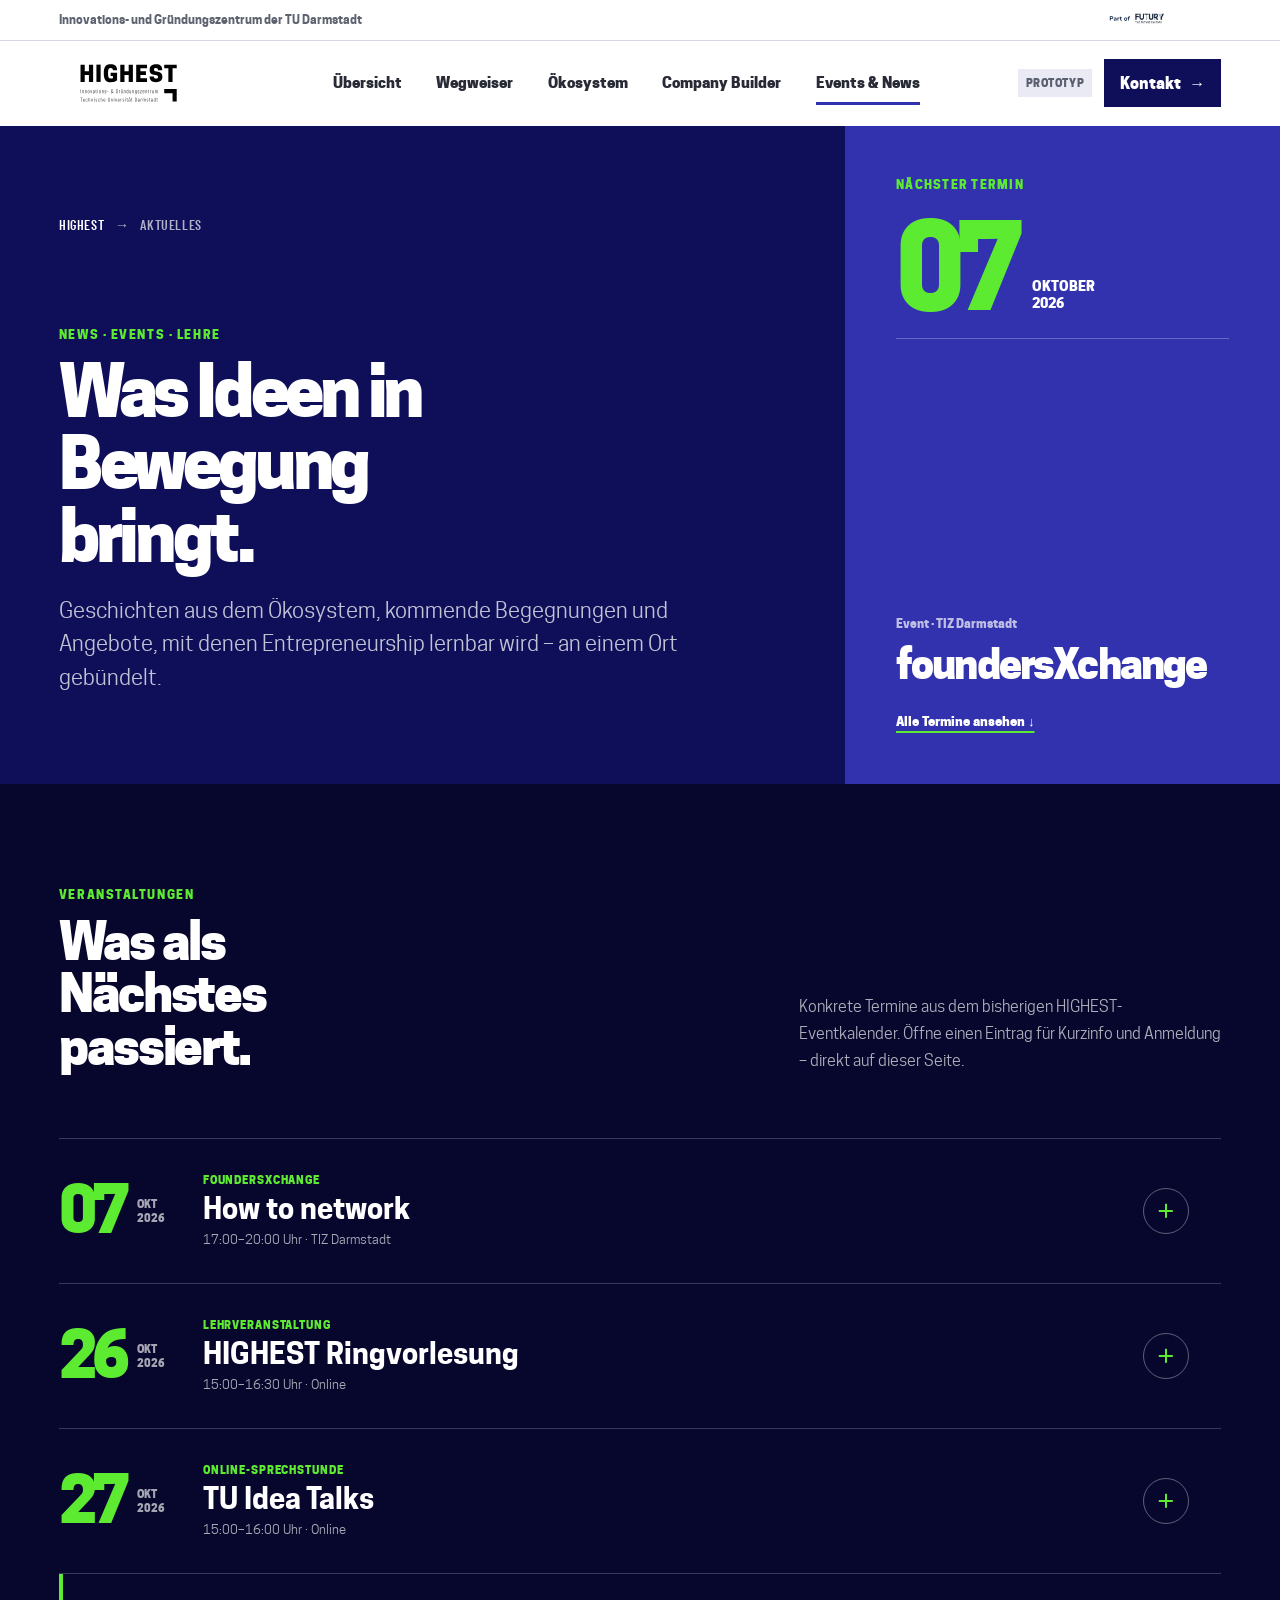
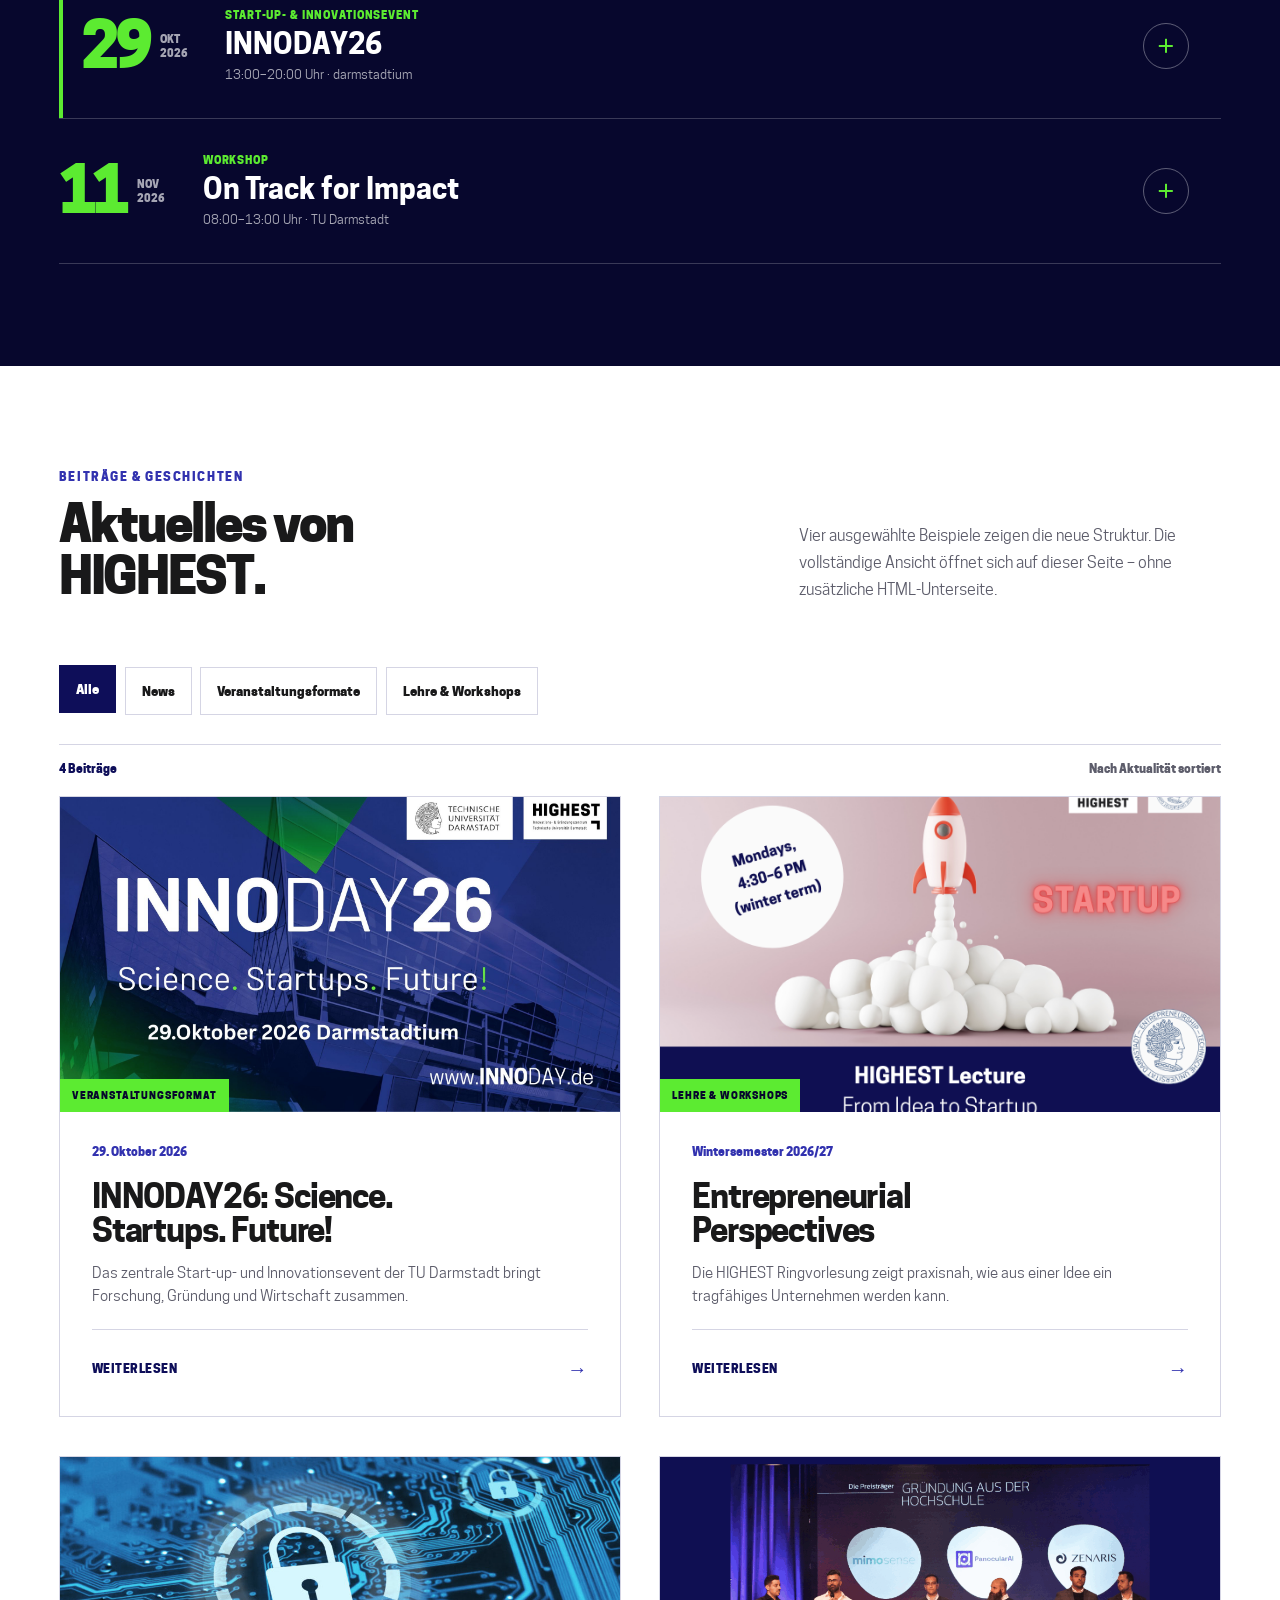
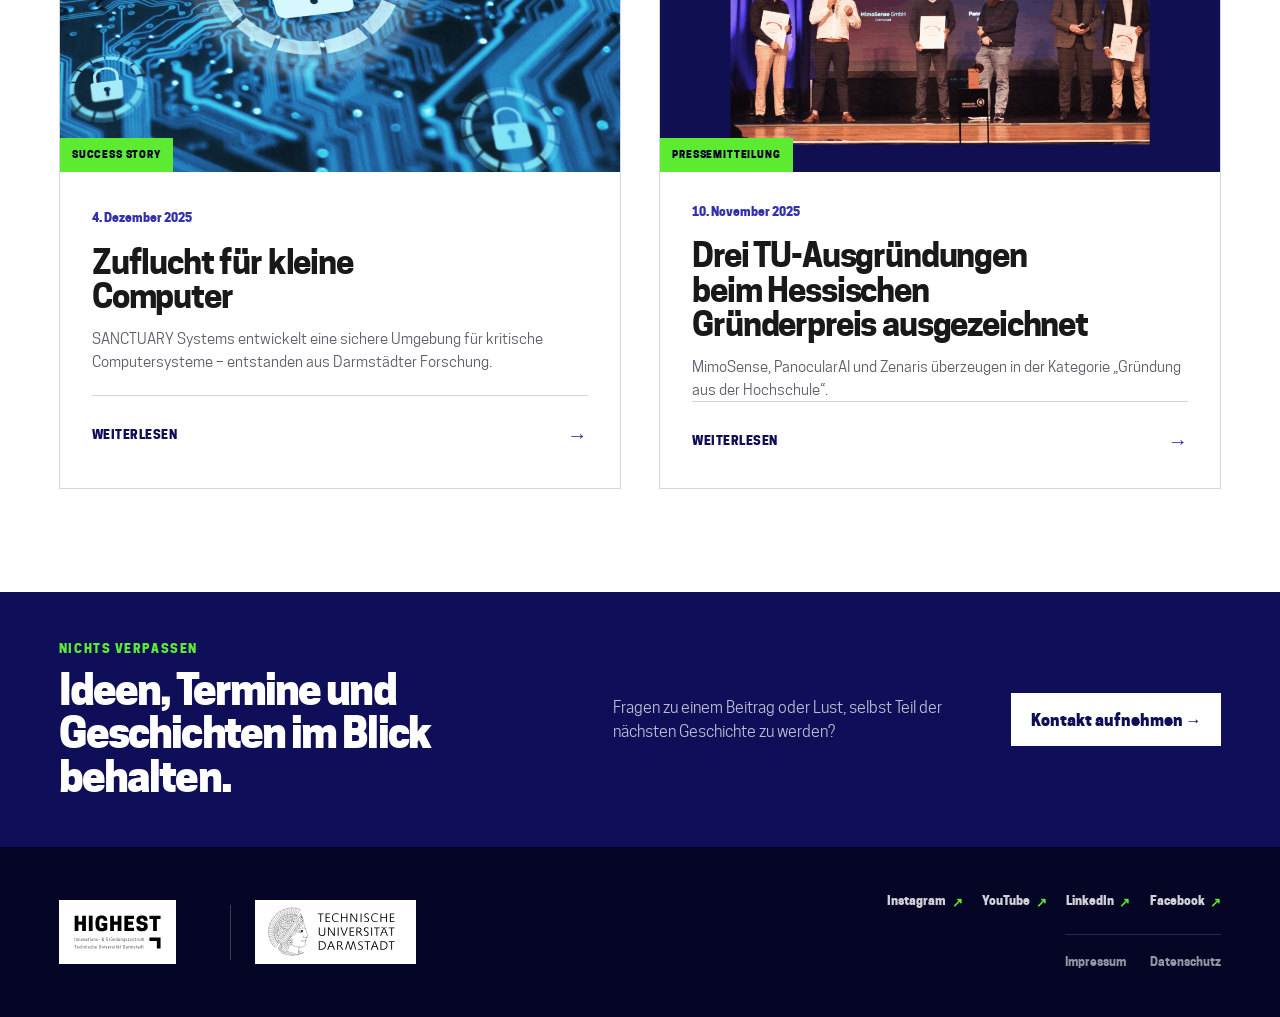
<file: events-news.html>
<!doctype html>
<html lang="de">
  <head>
    <meta charset="utf-8" />
    <meta name="viewport" content="width=device-width, initial-scale=1" />
    <meta
      name="description"
      content="Aktuelle News, Success Stories, Veranstaltungen und Lehrangebote von HIGHEST."
    />
    <meta name="theme-color" content="#0d0d61" />
    <title>Aktuelles – HIGHEST</title>
    <link rel="icon" type="image/svg+xml" href="assets/logo-highest.svg" />
    <link rel="stylesheet" href="assets/css/site.css" />
    <script src="assets/js/site.js" defer></script>
    <script src="assets/js/news-events.js" defer></script>
  </head>
  <body class="newsroom-page">
    <a class="skip-link" href="#aktuelles">Direkt zum Inhalt</a>

    <div class="alliance-bar">
      <span>Innovations- und Gründungszentrum der TU Darmstadt</span>
        <a href="https://www.futury.eu" target="_blank" rel="noreferrer" aria-label="Website von Futury öffnen">
        <img src="assets/part-of-futury.svg" alt="Part of Futury – The Future Factory" />
      </a>
    </div>

    <header class="site-header">
      <a class="brand" href="index.html" aria-label="HIGHEST Startseite">
        <img src="assets/logo-highest.svg" alt="HIGHEST" />
      </a>

      <button class="menu-toggle" type="button" aria-expanded="false" aria-controls="main-nav">
        <span></span><span></span><span></span>
        <span class="sr-only">Menü öffnen</span>
      </button>

      <nav class="main-nav" id="main-nav" aria-label="Hauptnavigation">
        <a href="index.html">Übersicht</a>
        <a href="wegweiser.html">Wegweiser</a>
        <a href="ecosystem.html">Ökosystem</a>
        <a href="company-builder.html">Company Builder</a>
        <a class="nav-primary" href="events-news.html">Events &amp; News</a>
      </nav>

      <div class="header-actions">
        <span class="prototype-badge">Prototyp</span>
        <a class="contact-link" href="kontakt.html">Kontakt <span aria-hidden="true">→</span></a>
      </div>
    </header>

    <!-- Beiträge und Veranstaltungen werden aus assets/js/news-events.js gefüllt. -->
    <main id="aktuelles">
      <section class="newsroom-hero" aria-labelledby="newsroom-title">
        <div class="newsroom-hero-copy">
          <nav class="breadcrumb" aria-label="Brotkrumen">
            <a href="index.html">HIGHEST</a><span>→</span><span>Aktuelles</span>
          </nav>
          <p class="eyebrow">News · Events · Lehre</p>
          <h1 id="newsroom-title">Was Ideen in Bewegung bringt.</h1>
          <p class="page-lead">
            Geschichten aus dem Ökosystem, kommende Begegnungen und Angebote,
            mit denen Entrepreneurship lernbar wird – an einem Ort gebündelt.
          </p>
        </div>

        <aside class="newsroom-next" aria-label="Nächster Termin">
          <p class="newsroom-next-label">Nächster Termin</p>
          <time datetime="2026-10-07"><strong>07</strong><span>Oktober<br />2026</span></time>
          <div>
            <span>Event · TIZ Darmstadt</span>
            <h2>foundersXchange</h2>
            <a href="#termine">Alle Termine ansehen ↓</a>
          </div>
        </aside>
      </section>

      <section class="event-agenda" id="termine" aria-labelledby="event-agenda-title">
        <header class="event-agenda-head">
          <div>
            <p class="eyebrow">Veranstaltungen</p>
            <h2 id="event-agenda-title">Was als Nächstes passiert.</h2>
          </div>
          <p>
            Konkrete Termine aus dem bisherigen HIGHEST-Eventkalender. Öffne einen
            Eintrag für Kurzinfo und Anmeldung – direkt auf dieser Seite.
          </p>
        </header>

        <div class="event-agenda-list">
          <details class="event-agenda-item">
            <summary>
              <time datetime="2026-10-07"><strong>07</strong><span>Okt<br />2026</span></time>
              <span class="event-agenda-copy">
                <small>foundersXchange</small>
                <strong>How to network</strong>
                <span>17:00–20:00 Uhr · TIZ Darmstadt</span>
              </span>
              <span class="event-agenda-toggle" aria-hidden="true"></span>
            </summary>
            <div class="event-agenda-detail">
              <p>
                Ein Abend für frühphasige Start-ups und Gründungsinteressierte:
                Kontakte aufbauen, die eigene Idee beim Open Mic vorstellen und
                Menschen aus dem regionalen Ökosystem kennenlernen.
              </p>
              <a href="https://highest-darmstadt.de/de/event/foundersxchange-07-10-2026/" target="_blank" rel="noreferrer">Details &amp; Anmeldung ↗</a>
            </div>
          </details>

          <details class="event-agenda-item">
            <summary>
              <time datetime="2026-10-26"><strong>26</strong><span>Okt<br />2026</span></time>
              <span class="event-agenda-copy">
                <small>Lehrveranstaltung</small>
                <strong>HIGHEST Ringvorlesung</strong>
                <span>15:00–16:30 Uhr · Online</span>
              </span>
              <span class="event-agenda-toggle" aria-hidden="true"></span>
            </summary>
            <div class="event-agenda-detail">
              <p>
                Auftakt der Ringvorlesung „Entrepreneurial Perspectives“: praxisnahe
                Einblicke in Innovation, Start-ups und Entrepreneurship für Studierende
                aller Fachbereiche.
              </p>
              <a href="https://highest-darmstadt.de/de/event/ringvorlesung26/" target="_blank" rel="noreferrer">Informationen zur Ringvorlesung ↗</a>
            </div>
          </details>

          <details class="event-agenda-item">
            <summary>
              <time datetime="2026-10-27"><strong>27</strong><span>Okt<br />2026</span></time>
              <span class="event-agenda-copy">
                <small>Online-Sprechstunde</small>
                <strong>TU Idea Talks</strong>
                <span>15:00–16:00 Uhr · Online</span>
              </span>
              <span class="event-agenda-toggle" aria-hidden="true"></span>
            </summary>
            <div class="event-agenda-detail">
              <p>
                Offene Fragen zu Geschäftsmodell, Finanzierung oder rechtlichen Themen?
                HIGHEST-Expert:innen geben live Orientierung für den nächsten Schritt.
              </p>
              <a href="https://highest-darmstadt.de/de/event/tu-idea-talks-27-10-2026/" target="_blank" rel="noreferrer">Details &amp; Anmeldung ↗</a>
            </div>
          </details>

          <details class="event-agenda-item event-agenda-item--highlight">
            <summary>
              <time datetime="2026-10-29"><strong>29</strong><span>Okt<br />2026</span></time>
              <span class="event-agenda-copy">
                <small>Start-up- &amp; Innovationsevent</small>
                <strong>INNODAY26</strong>
                <span>13:00–20:00 Uhr · darmstadtium</span>
              </span>
              <span class="event-agenda-toggle" aria-hidden="true"></span>
            </summary>
            <div class="event-agenda-detail">
              <p>
                Über 100 Ausstellende, Keynotes, Pitches, Workshops und das Finale des
                TU-Ideenwettbewerbs bringen Wissenschaft, Start-ups und Wirtschaft zusammen.
              </p>
              <a href="https://highest-darmstadt.de/de/event/innoday26/" target="_blank" rel="noreferrer">Programm &amp; Anmeldung ↗</a>
            </div>
          </details>

          <details class="event-agenda-item">
            <summary>
              <time datetime="2026-11-11"><strong>11</strong><span>Nov<br />2026</span></time>
              <span class="event-agenda-copy">
                <small>Workshop</small>
                <strong>On Track for Impact</strong>
                <span>08:00–13:00 Uhr · TU Darmstadt</span>
              </span>
              <span class="event-agenda-toggle" aria-hidden="true"></span>
            </summary>
            <div class="event-agenda-detail">
              <p>
                Ein englischsprachiger Workshop in der InnoTram über Entrepreneurship
                als Karriereweg und innovative Lösungen für urbane Mobilität.
              </p>
              <a href="https://highest-darmstadt.de/de/event/on-track-for-impact/" target="_blank" rel="noreferrer">Details &amp; Anmeldung ↗</a>
            </div>
          </details>
        </div>
      </section>

      <section class="newsroom-content" data-newsroom aria-labelledby="content-title">
        <header class="newsroom-content-head">
          <div>
            <p class="eyebrow dark">Beiträge &amp; Geschichten</p>
            <h2 id="content-title">Aktuelles von HIGHEST.</h2>
          </div>
          <p>
            Vier ausgewählte Beispiele zeigen die neue Struktur. Die vollständige
            Ansicht öffnet sich auf dieser Seite – ohne zusätzliche HTML-Unterseite.
          </p>
        </header>

        <div class="newsroom-filters" aria-label="Beiträge filtern">
          <div class="newsroom-main-filters" role="group" aria-label="Hauptkategorie">
            <button class="is-active" type="button" data-main-filter="all" aria-pressed="true">Alle</button>
            <button type="button" data-main-filter="news" aria-pressed="false">News</button>
            <button type="button" data-main-filter="event" aria-pressed="false">Veranstaltungsformate</button>
            <button type="button" data-main-filter="learning" aria-pressed="false">Lehre &amp; Workshops</button>
          </div>

          <div class="newsroom-news-filters" data-news-filters hidden role="group" aria-label="News-Unterkategorie">
            <span>News filtern:</span>
            <button class="is-active" type="button" data-news-filter="all" aria-pressed="true">Alle News</button>
            <button type="button" data-news-filter="success" aria-pressed="false">Success Stories</button>
            <button type="button" data-news-filter="press" aria-pressed="false">Pressemitteilungen</button>
          </div>
        </div>

        <div class="newsroom-result-line">
          <p data-result-count aria-live="polite">4 Beiträge</p>
          <span>Nach Aktualität sortiert</span>
        </div>

        <div class="newsroom-grid" data-article-grid></div>

        <noscript>
          <p class="newsroom-noscript">Für Filter und Beitragsansichten muss JavaScript aktiviert sein.</p>
        </noscript>
      </section>

      <section class="closing-action detail-closing newsroom-closing">
        <div>
          <p class="eyebrow">Nichts verpassen</p>
          <h2>Ideen, Termine und Geschichten im Blick behalten.</h2>
        </div>
        <p>Fragen zu einem Beitrag oder Lust, selbst Teil der nächsten Geschichte zu werden?</p>
        <a class="primary-action light" href="kontakt.html">Kontakt aufnehmen →</a>
      </section>
    </main>

    <dialog class="article-dialog" data-article-dialog aria-labelledby="article-dialog-title">
      <button class="article-dialog-close" type="button" data-close-dialog aria-label="Beitrag schließen">×</button>
      <div class="article-dialog-scroll">
        <figure class="article-dialog-image">
          <img data-dialog-image alt="" />
        </figure>
        <article class="article-dialog-content">
          <div class="article-dialog-meta">
            <span data-dialog-label></span>
            <time data-dialog-date></time>
          </div>
          <h2 id="article-dialog-title" data-dialog-title></h2>
          <p class="article-dialog-lead" data-dialog-lead></p>
          <div class="article-dialog-body" data-dialog-body></div>
          <dl class="article-dialog-facts" data-dialog-facts></dl>
          <div class="article-dialog-actions" data-dialog-actions></div>
        </article>
      </div>
    </dialog>

    <!-- Einheitlicher Footer auf allen Seiten -->
    <footer class="site-footer legal-footer">
      <div class="legal-footer-logos">
        <a class="legal-footer-logo legal-footer-logo--highest" href="index.html" aria-label="Zur HIGHEST Startseite"><img src="assets/logo-highest.svg" alt="HIGHEST" /></a>
        <span class="legal-footer-divider" aria-hidden="true"></span>
        <a class="legal-footer-logo legal-footer-logo--tu" href="https://www.tu-darmstadt.de/" target="_blank" rel="noreferrer" aria-label="Website der Technischen Universität Darmstadt öffnen"><img src="assets/logo-tu-darmstadt.svg" alt="Technische Universität Darmstadt" /></a>
      </div>
      <div class="legal-footer-actions">
        <nav class="legal-footer-social" aria-label="HIGHEST auf Social Media">
          <a href="https://www.instagram.com/highest_1877/" target="_blank" rel="noreferrer">Instagram <span aria-hidden="true">↗</span></a>
          <a href="https://www.youtube.com/channel/UCZE1kLDofGotS1_865ByMdQ" target="_blank" rel="noreferrer">YouTube <span aria-hidden="true">↗</span></a>
          <a href="https://www.linkedin.com/showcase/gr%C3%BCndungszentrum-highest" target="_blank" rel="noreferrer">LinkedIn <span aria-hidden="true">↗</span></a>
          <a href="https://www.facebook.com/highestdarmstadt" target="_blank" rel="noreferrer">Facebook <span aria-hidden="true">↗</span></a>
        </nav>
        <nav class="legal-footer-links" aria-label="Rechtliche Informationen">
          <a href="impressum.html">Impressum</a>
          <a href="datenschutz.html">Datenschutz</a>
        </nav>
      </div>
    </footer>
  </body>
</html>
</file>
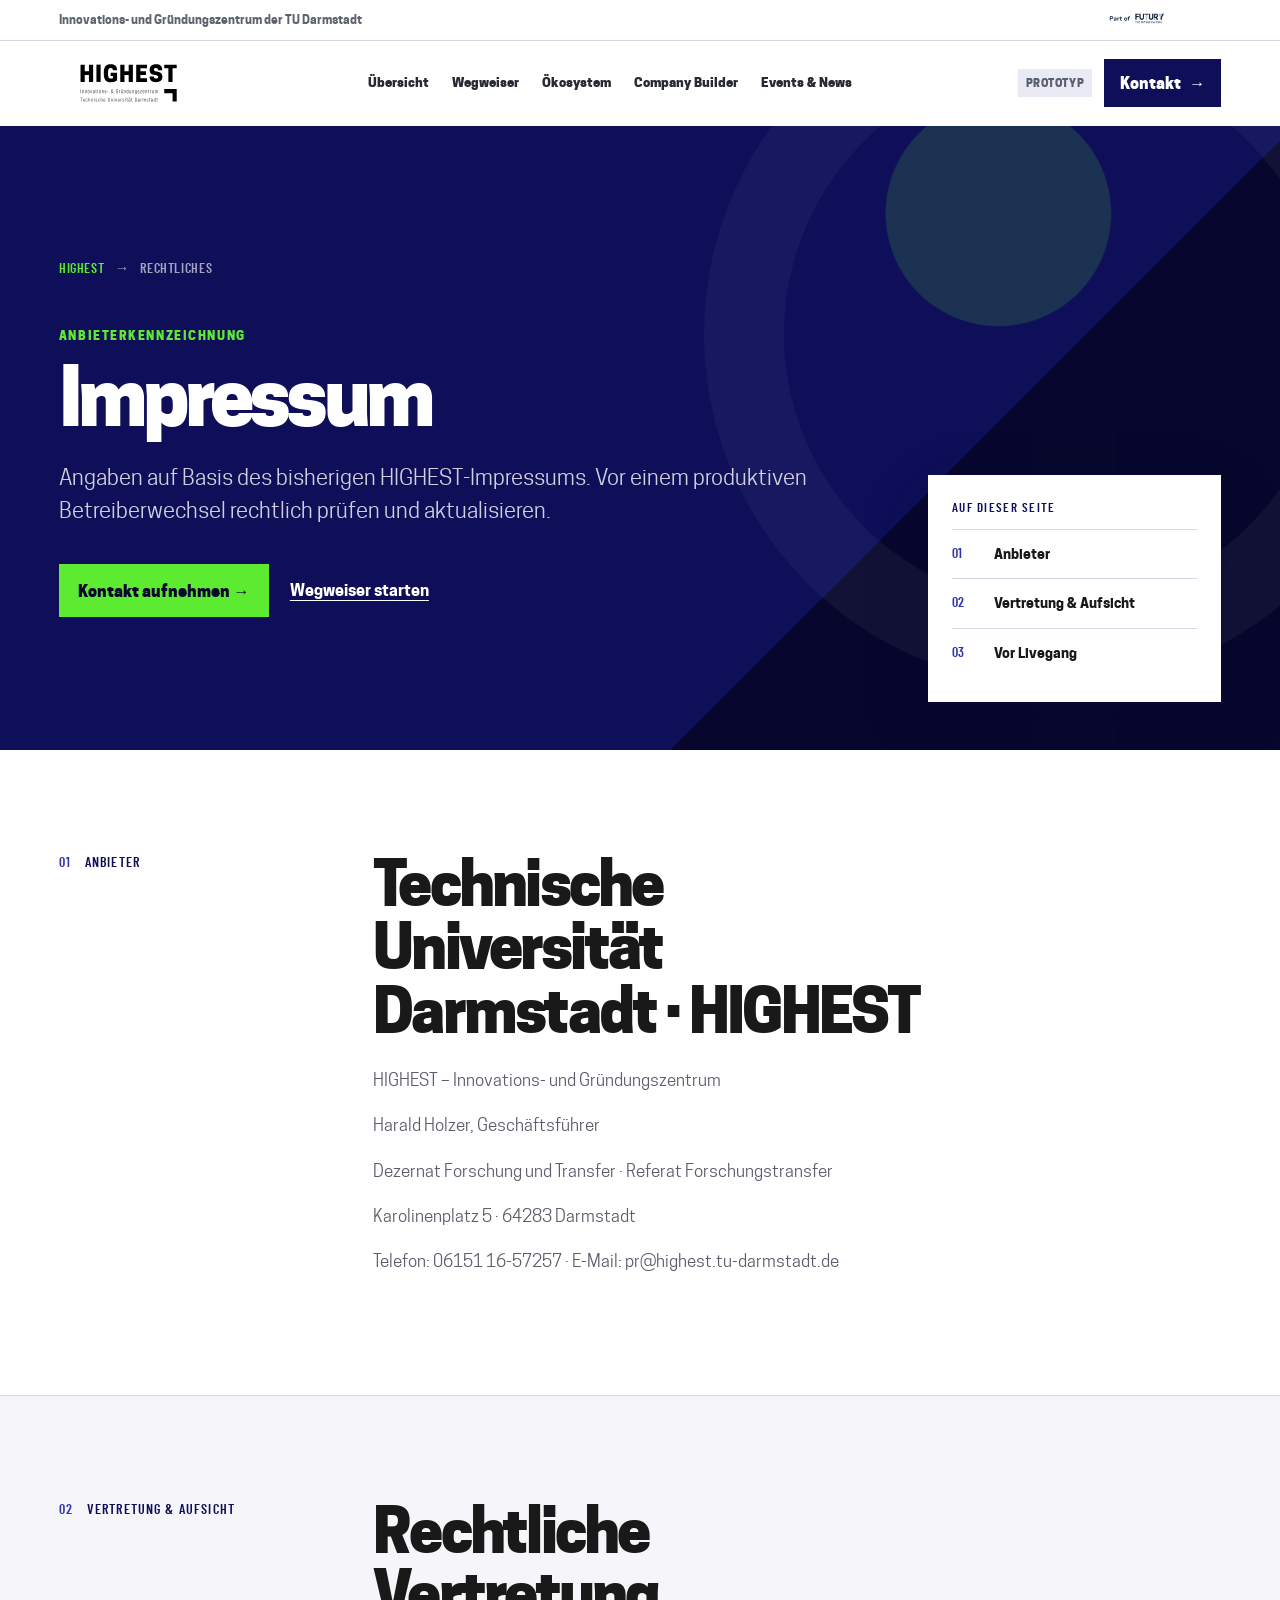
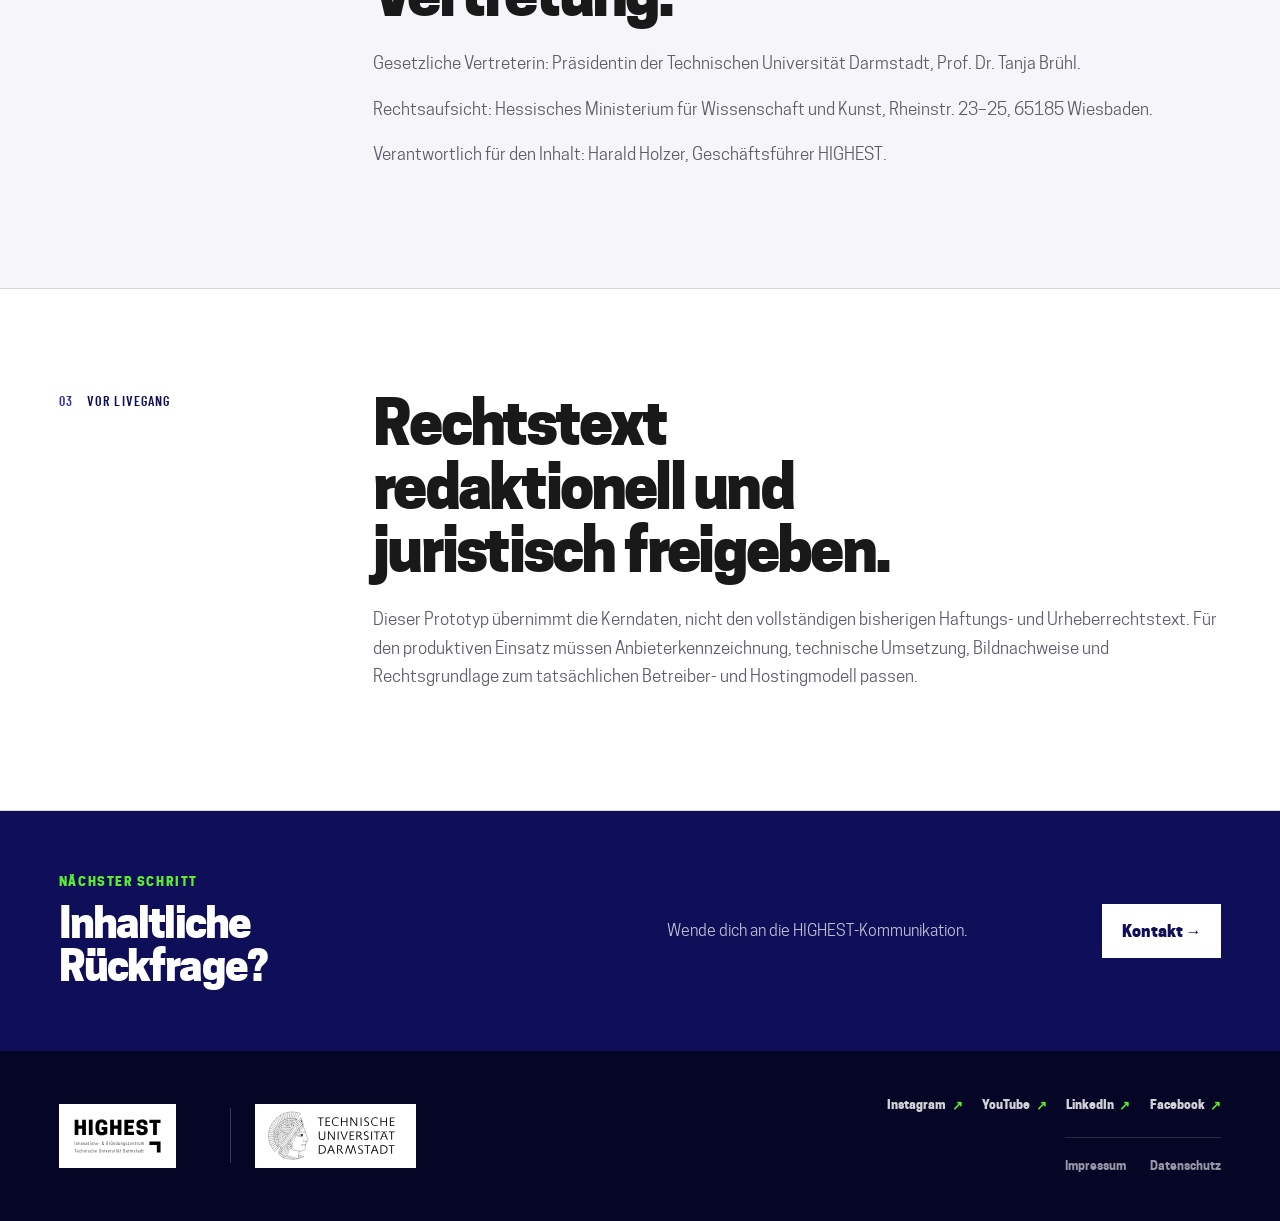
<file: impressum.html>
<!doctype html>
<html lang="de">
<head>
  <meta charset="utf-8">
  <meta name="viewport" content="width=device-width, initial-scale=1">
  <meta name="description" content="Angaben auf Basis des bisherigen HIGHEST-Impressums. Vor einem produktiven Betreiberwechsel rechtlich prüfen und aktualisieren.">
  <meta name="theme-color" content="#0e0e59">
  <title>Impressum – HIGHEST</title>
  <link rel="icon" type="image/svg+xml" href="assets/logo-highest.svg">
  <link rel="stylesheet" href="assets/css/site.css">
  <script src="assets/js/site.js" defer></script>
</head>
<body class="detail-page">
  <a class="skip-link" href="#inhalt">Direkt zum Inhalt</a>
  <div class="alliance-bar">
    <span>Innovations- und Gründungszentrum der TU Darmstadt</span>
    <a href="https://www.futury.eu" target="_blank" rel="noreferrer" aria-label="Website von Futury öffnen"><img src="assets/part-of-futury.svg" alt="Part of Futury – The Future Factory"></a>
  </div>
  <header class="site-header detail-header">
    <a class="brand" href="index.html" aria-label="HIGHEST Startseite"><img src="assets/logo-highest.svg" alt="HIGHEST"></a>
    <button class="menu-toggle" type="button" aria-expanded="false" aria-controls="main-nav"><span></span><span></span><span></span><span class="sr-only">Menü öffnen</span></button>
    <nav class="main-nav" id="main-nav" aria-label="Hauptnavigation"><a href="index.html">Übersicht</a><a href="wegweiser.html">Wegweiser</a><a href="ecosystem.html">Ökosystem</a><a href="company-builder.html">Company Builder</a><a href="events-news.html">Events &amp; News</a></nav>
    <div class="header-actions"><span class="prototype-badge">Prototyp</span><a class="contact-link" href="kontakt.html">Kontakt <span aria-hidden="true">→</span></a></div>
  </header>
  <!-- Rechtliche Angaben für den Prototyp; vor dem Livegang final freigeben. -->
  <main id="inhalt">
    <section class="page-hero">
      <div class="page-hero-copy">
        <nav class="breadcrumb" aria-label="Brotkrumen"><a href="index.html">HIGHEST</a><span>→</span><span>Rechtliches</span></nav>
        <p class="eyebrow">Anbieterkennzeichnung</p>
        <h1>Impressum</h1>
        <p class="page-lead">Angaben auf Basis des bisherigen HIGHEST-Impressums. Vor einem produktiven Betreiberwechsel rechtlich prüfen und aktualisieren.</p>
        <div class="hero-actions"><a class="primary-action signal" href="kontakt.html">Kontakt aufnehmen →</a><a class="hero-text-link" href="wegweiser.html">Wegweiser starten</a></div>
      </div>
      <aside class="page-wayfinder"><p>Auf dieser Seite</p><a href="#anbieter"><span>01</span>Anbieter</a><a href="#vertretung"><span>02</span>Vertretung & Aufsicht</a><a href="#hinweis"><span>03</span>Vor Livegang</a></aside>
    </section>
    
    
    <div class="content-stack"><section class="content-section" id="anbieter">
    <div class="section-rail"><span>01</span><p>Anbieter</p></div>
    <div class="section-content">
      <h2>Technische Universität Darmstadt · HIGHEST</h2>
      <p>HIGHEST – Innovations- und Gründungszentrum</p><p>Harald Holzer, Geschäftsführer</p><p>Dezernat Forschung und Transfer · Referat Forschungstransfer</p><p>Karolinenplatz 5 · 64283 Darmstadt</p><p>Telefon: 06151 16-57257 · E-Mail: pr@highest.tu-darmstadt.de</p>
      
      
      
      
    </div>
  </section><section class="content-section" id="vertretung">
    <div class="section-rail"><span>02</span><p>Vertretung & Aufsicht</p></div>
    <div class="section-content">
      <h2>Rechtliche Vertretung.</h2>
      <p>Gesetzliche Vertreterin: Präsidentin der Technischen Universität Darmstadt, Prof. Dr. Tanja Brühl.</p><p>Rechtsaufsicht: Hessisches Ministerium für Wissenschaft und Kunst, Rheinstr. 23–25, 65185 Wiesbaden.</p><p>Verantwortlich für den Inhalt: Harald Holzer, Geschäftsführer HIGHEST.</p>
      
      
      
      
    </div>
  </section><section class="content-section" id="hinweis">
    <div class="section-rail"><span>03</span><p>Vor Livegang</p></div>
    <div class="section-content">
      <h2>Rechtstext redaktionell und juristisch freigeben.</h2>
      <p>Dieser Prototyp übernimmt die Kerndaten, nicht den vollständigen bisherigen Haftungs- und Urheberrechtstext. Für den produktiven Einsatz müssen Anbieterkennzeichnung, technische Umsetzung, Bildnachweise und Rechtsgrundlage zum tatsächlichen Betreiber- und Hostingmodell passen.</p>
      
      
      
      
    </div>
  </section></div>
    <section class="closing-action detail-closing"><div><p class="eyebrow">Nächster Schritt</p><h2>Inhaltliche Rückfrage?</h2></div><p>Wende dich an die HIGHEST-Kommunikation.</p><a class="primary-action light" href="mailto:pr@highest.tu-darmstadt.de">Kontakt →</a></section>
  </main>
  <!-- Einheitlicher Footer auf allen Seiten -->
  <footer class="site-footer legal-footer">
    <div class="legal-footer-logos">
      <a class="legal-footer-logo legal-footer-logo--highest" href="index.html" aria-label="Zur HIGHEST Startseite"><img src="assets/logo-highest.svg" alt="HIGHEST" /></a>
      <span class="legal-footer-divider" aria-hidden="true"></span>
      <a class="legal-footer-logo legal-footer-logo--tu" href="https://www.tu-darmstadt.de/" target="_blank" rel="noreferrer" aria-label="Website der Technischen Universität Darmstadt öffnen"><img src="assets/logo-tu-darmstadt.svg" alt="Technische Universität Darmstadt" /></a>
    </div>
    <div class="legal-footer-actions">
      <nav class="legal-footer-social" aria-label="HIGHEST auf Social Media">
        <a href="https://www.instagram.com/highest_1877/" target="_blank" rel="noreferrer">Instagram <span aria-hidden="true">↗</span></a>
        <a href="https://www.youtube.com/channel/UCZE1kLDofGotS1_865ByMdQ" target="_blank" rel="noreferrer">YouTube <span aria-hidden="true">↗</span></a>
        <a href="https://www.linkedin.com/showcase/gr%C3%BCndungszentrum-highest" target="_blank" rel="noreferrer">LinkedIn <span aria-hidden="true">↗</span></a>
        <a href="https://www.facebook.com/highestdarmstadt" target="_blank" rel="noreferrer">Facebook <span aria-hidden="true">↗</span></a>
      </nav>
      <nav class="legal-footer-links" aria-label="Rechtliche Informationen">
        <a href="impressum.html">Impressum</a>
        <a href="datenschutz.html">Datenschutz</a>
      </nav>
    </div>
  </footer>
</body>
</html>
</file>
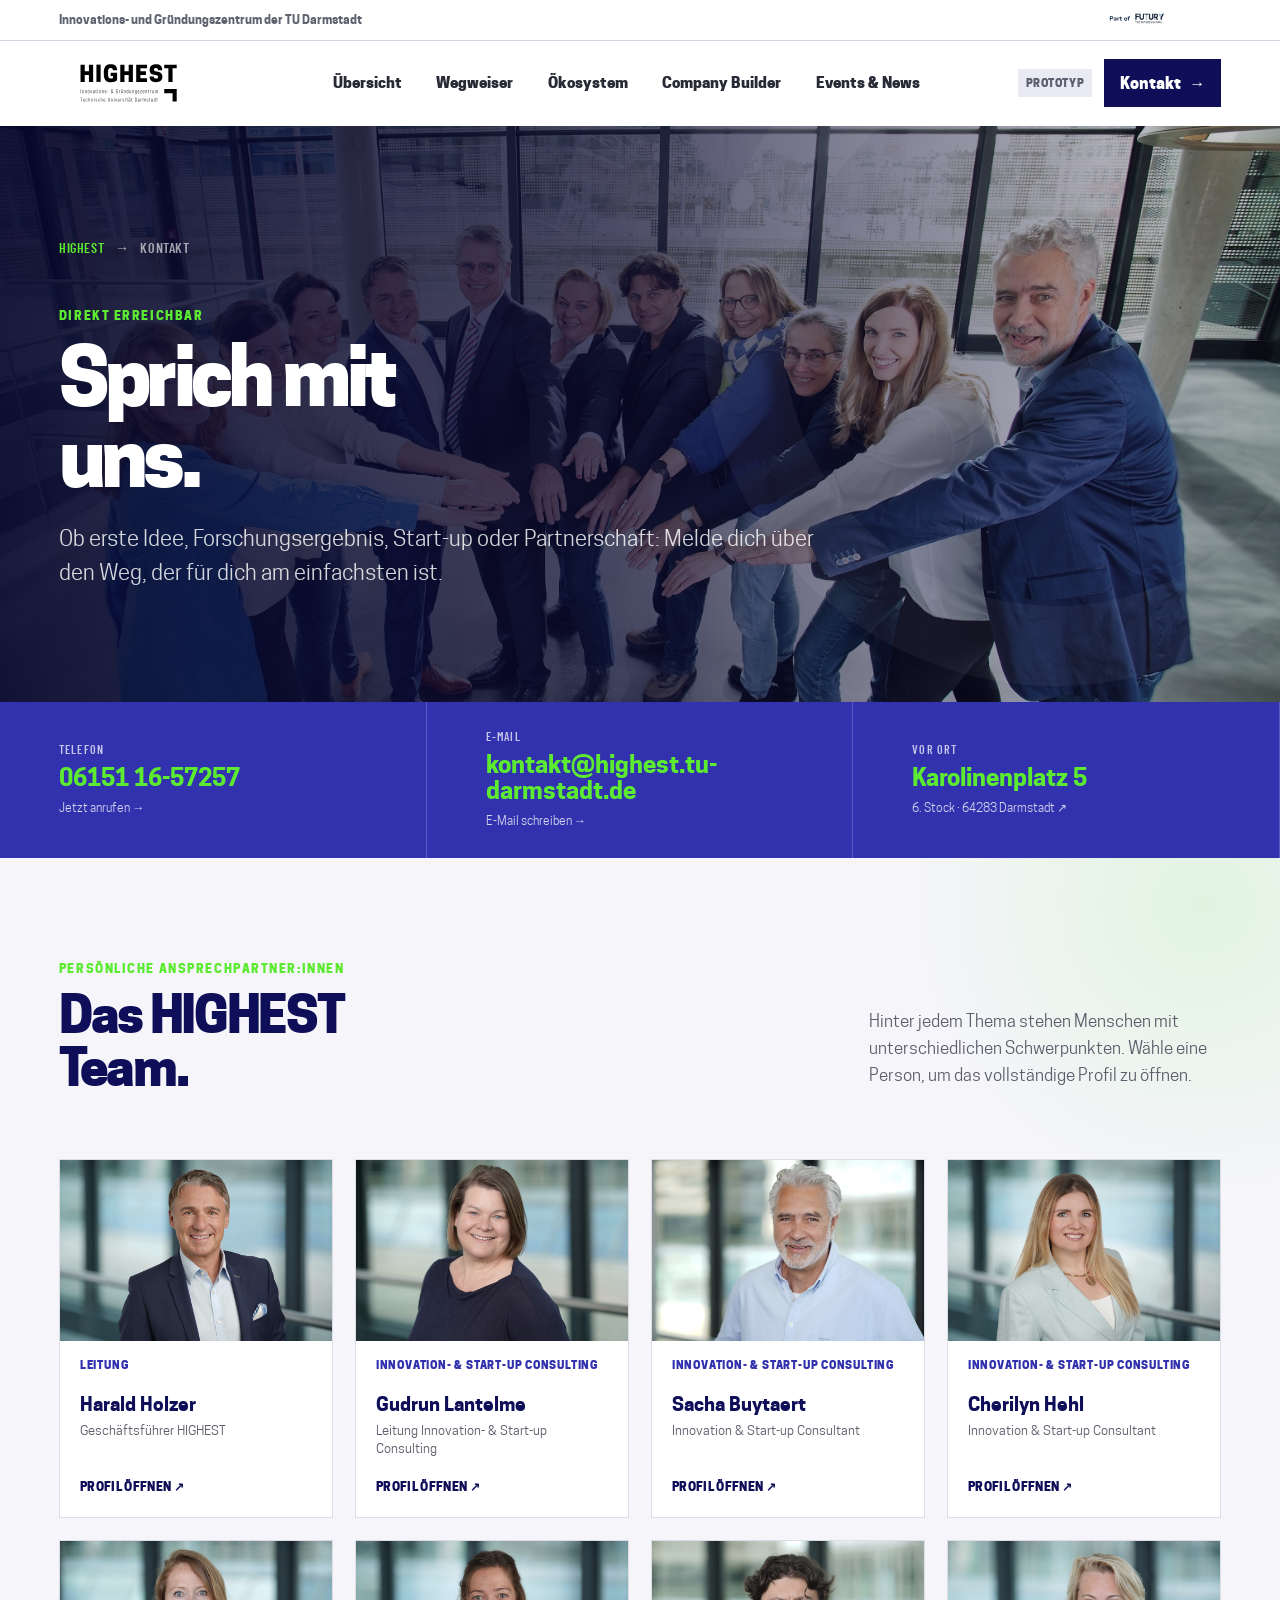
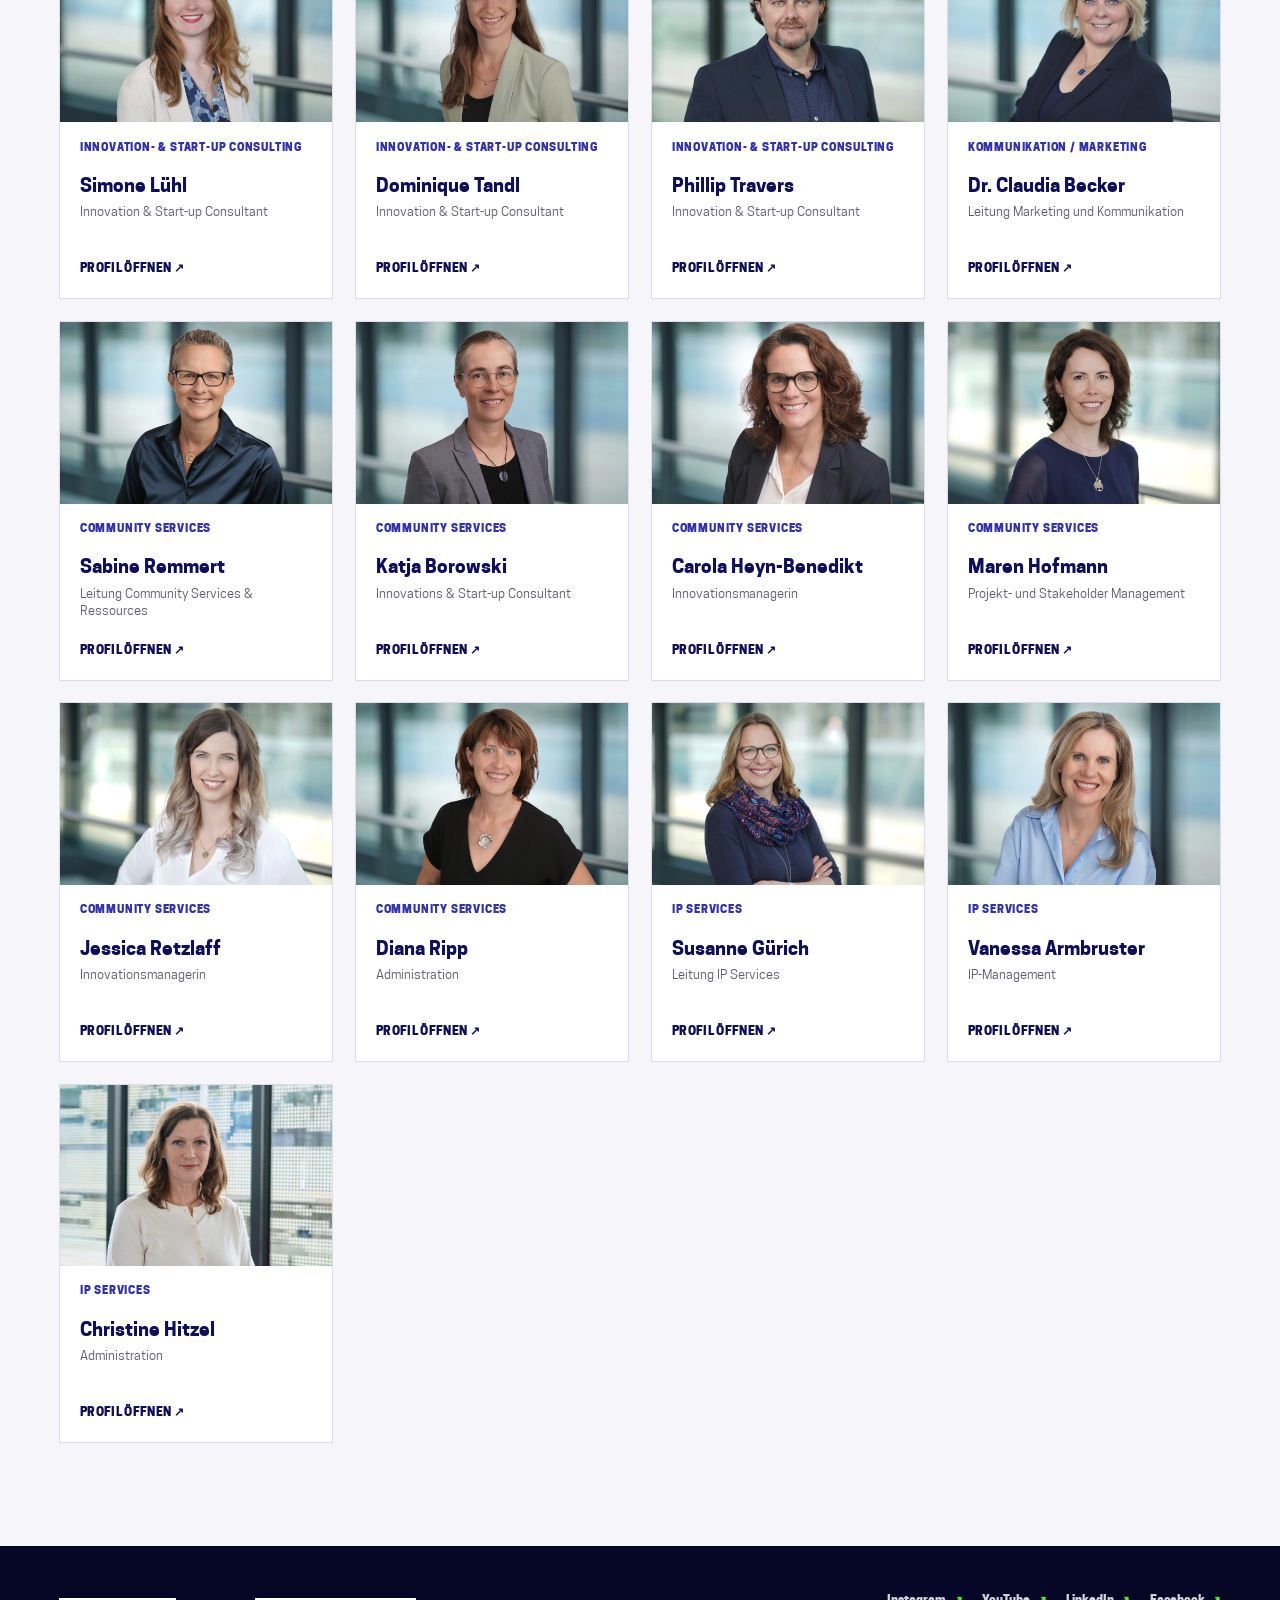
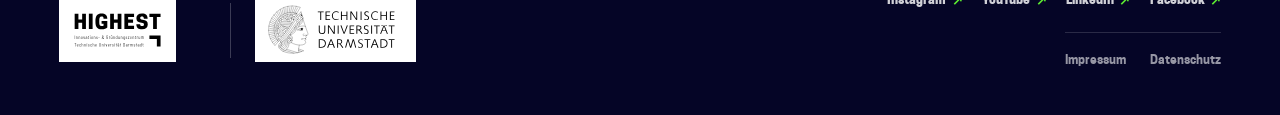
<file: kontakt.html>
<!doctype html>
<html lang="de">
  <head>
    <meta charset="utf-8" />
    <meta name="viewport" content="width=device-width, initial-scale=1" />
    <meta
      name="description"
      content="Kontaktiere HIGHEST telefonisch, per E-Mail oder vor Ort und finde die passende Ansprechperson im Team."
    />
    <meta name="theme-color" content="#0d0d61" />
    <title>Kontakt &amp; Team – HIGHEST</title>
    <link rel="icon" type="image/svg+xml" href="assets/logo-highest.svg" />
    <link rel="stylesheet" href="assets/css/site.css" />
    <script src="assets/js/site.js" defer></script>
  </head>
  <body>
    <a class="skip-link" href="#inhalt">Direkt zum Inhalt</a>

    <div class="alliance-bar">
      <span>Innovations- und Gründungszentrum der TU Darmstadt</span>
      <a href="https://www.futury.eu" target="_blank" rel="noreferrer" aria-label="Website von Futury öffnen"><img src="assets/part-of-futury.svg" alt="Part of Futury – The Future Factory" /></a>
    </div>

    <header class="site-header">
      <a class="brand" href="index.html" aria-label="HIGHEST Startseite">
        <img src="assets/logo-highest.svg" alt="HIGHEST" />
      </a>

      <button class="menu-toggle" type="button" aria-expanded="false" aria-controls="main-nav">
        <span></span><span></span><span></span>
        <span class="sr-only">Menü öffnen</span>
      </button>

      <nav class="main-nav" id="main-nav" aria-label="Hauptnavigation">
        <a href="index.html">Übersicht</a>
        <a href="wegweiser.html">Wegweiser</a>
        <a href="ecosystem.html">Ökosystem</a>
        <a href="company-builder.html">Company Builder</a>
        <a href="events-news.html">Events &amp; News</a>
      </nav>

      <div class="header-actions">
        <span class="prototype-badge">Prototyp</span>
        <a class="contact-link" href="kontakt.html">
          Kontakt <span aria-hidden="true">→</span>
        </a>
      </div>
    </header>

    <!-- Kontaktwege und persönliche Ansprechpersonen -->
    <main id="inhalt">
      <section class="page-hero contact-page-hero">
        <div class="page-hero-copy">
          <nav class="breadcrumb" aria-label="Brotkrumen">
            <a href="index.html">HIGHEST</a>
            <span>→</span>
            <span>Kontakt</span>
          </nav>

          <p class="eyebrow">Direkt erreichbar</p>
          <h1>Sprich mit uns.</h1>
          <p class="page-lead">
            Ob erste Idee, Forschungsergebnis, Start-up oder Partnerschaft:
            Melde dich über den Weg, der für dich am einfachsten ist.
          </p>
        </div>
      </section>

    <section class="page-facts contact-facts" aria-label="Kontaktdaten">
      <a class="contact-fact" href="tel:+4961511657257">
        <span class="contact-fact-label">Telefon</span>
        <strong>06151 16-57257</strong>
        <span class="contact-fact-action">Jetzt anrufen →</span>
      </a>
      <a class="contact-fact" href="mailto:kontakt@highest.tu-darmstadt.de">
        <span class="contact-fact-label">E-Mail</span>
        <strong>kontakt@highest.tu-darmstadt.de</strong>
        <span class="contact-fact-action">E-Mail schreiben →</span>
      </a>
      <a
        class="contact-fact"
        href="https://www.openstreetmap.org/search?query=Karolinenplatz%205%2C%2064283%20Darmstadt"
        target="_blank"
        rel="noreferrer"
      >
        <span class="contact-fact-label">Vor Ort</span>
        <strong>Karolinenplatz 5</strong>
        <span class="contact-fact-action">6. Stock · 64283 Darmstadt ↗</span>
      </a>
    </section>

    <section class="contact-team" aria-labelledby="contact-team-title">
      <header class="contact-team-intro">
        <div>
          <p class="eyebrow">Persönliche Ansprechpartner:innen</p>
          <h2 id="contact-team-title">Das HIGHEST Team.</h2>
        </div>
        <p>
          Hinter jedem Thema stehen Menschen mit unterschiedlichen Schwerpunkten.
          Wähle eine Person, um das vollständige Profil zu öffnen.
        </p>
      </header>

      <div class="contact-team-grid">
        <a class="contact-team-card" href="https://highest-darmstadt.de/de/team/leitung/harald-holzer-2/" target="_blank" rel="noreferrer">
          <span class="contact-team-photo"><img src="assets/team/harald-holzer.jpg" alt="Porträt von Harald Holzer" width="1024" height="683" loading="lazy" /></span>
          <span class="contact-team-info"><span class="contact-team-area">Leitung</span><strong>Harald Holzer</strong><span class="contact-team-role">Geschäftsführer HIGHEST</span><span class="contact-team-link">Profil öffnen ↗</span></span>
        </a>

        <a class="contact-team-card" href="https://highest-darmstadt.de/de/team/innovation-und-start-up-consulting-2/gudrum-lantelme/" target="_blank" rel="noreferrer">
          <span class="contact-team-photo"><img src="assets/team/gudrun-lantelme.jpg" alt="Porträt von Gudrun Lantelme" width="1024" height="683" loading="lazy" /></span>
          <span class="contact-team-info"><span class="contact-team-area">Innovation- &amp; Start-up Consulting</span><strong>Gudrun Lantelme</strong><span class="contact-team-role">Leitung Innovation- &amp; Start-up Consulting</span><span class="contact-team-link">Profil öffnen ↗</span></span>
        </a>

        <a class="contact-team-card" href="https://highest-darmstadt.de/de/team/innovation-und-start-up-consulting-2/sacha-buytaert-2/" target="_blank" rel="noreferrer">
          <span class="contact-team-photo"><img src="assets/team/sacha-buytaert.jpg" alt="Porträt von Sacha Buytaert" width="1024" height="683" loading="lazy" /></span>
          <span class="contact-team-info"><span class="contact-team-area">Innovation- &amp; Start-up Consulting</span><strong>Sacha Buytaert</strong><span class="contact-team-role">Innovation &amp; Start-up Consultant</span><span class="contact-team-link">Profil öffnen ↗</span></span>
        </a>

        <a class="contact-team-card" href="https://highest-darmstadt.de/de/team/innovation-und-start-up-consulting-2/cherilyn-hehl/" target="_blank" rel="noreferrer">
          <span class="contact-team-photo"><img src="assets/team/cherilyn-hehl.jpg" alt="Porträt von Cherilyn Hehl" width="1024" height="683" loading="lazy" /></span>
          <span class="contact-team-info"><span class="contact-team-area">Innovation- &amp; Start-up Consulting</span><strong>Cherilyn Hehl</strong><span class="contact-team-role">Innovation &amp; Start-up Consultant</span><span class="contact-team-link">Profil öffnen ↗</span></span>
        </a>

        <a class="contact-team-card" href="https://highest-darmstadt.de/de/team/innovation-und-start-up-consulting-2/simon-luehl/" target="_blank" rel="noreferrer">
          <span class="contact-team-photo"><img src="assets/team/simone-luehl.jpg" alt="Porträt von Simone Lühl" width="1024" height="683" loading="lazy" /></span>
          <span class="contact-team-info"><span class="contact-team-area">Innovation- &amp; Start-up Consulting</span><strong>Simone Lühl</strong><span class="contact-team-role">Innovation &amp; Start-up Consultant</span><span class="contact-team-link">Profil öffnen ↗</span></span>
        </a>

        <a class="contact-team-card" href="https://highest-darmstadt.de/de/team/innovation-und-start-up-consulting-3/dominique-tandl/" target="_blank" rel="noreferrer">
          <span class="contact-team-photo"><img src="assets/team/dominique-tandl.jpg" alt="Porträt von Dominique Tandl" width="1024" height="683" loading="lazy" /></span>
          <span class="contact-team-info"><span class="contact-team-area">Innovation- &amp; Start-up Consulting</span><strong>Dominique Tandl</strong><span class="contact-team-role">Innovation &amp; Start-up Consultant</span><span class="contact-team-link">Profil öffnen ↗</span></span>
        </a>

        <a class="contact-team-card" href="https://highest-darmstadt.de/de/team/innovation-und-start-up-consulting-3/phillip-travers/" target="_blank" rel="noreferrer">
          <span class="contact-team-photo"><img src="assets/team/phillip-travers.jpg" alt="Porträt von Phillip Travers" width="1024" height="683" loading="lazy" /></span>
          <span class="contact-team-info"><span class="contact-team-area">Innovation- &amp; Start-up Consulting</span><strong>Phillip Travers</strong><span class="contact-team-role">Innovation &amp; Start-up Consultant</span><span class="contact-team-link">Profil öffnen ↗</span></span>
        </a>

        <a class="contact-team-card" href="https://highest-darmstadt.de/de/team/kommunikation-marketing/claudia-becker/" target="_blank" rel="noreferrer">
          <span class="contact-team-photo"><img src="assets/team/claudia-becker.jpg" alt="Porträt von Dr. Claudia Becker" width="1024" height="683" loading="lazy" /></span>
          <span class="contact-team-info"><span class="contact-team-area">Kommunikation / Marketing</span><strong>Dr. Claudia Becker</strong><span class="contact-team-role">Leitung Marketing und Kommunikation</span><span class="contact-team-link">Profil öffnen ↗</span></span>
        </a>

        <a class="contact-team-card" href="https://highest-darmstadt.de/de/team/community-services/sabine-remmert-2/" target="_blank" rel="noreferrer">
          <span class="contact-team-photo"><img src="assets/team/sabine-remmert.jpg" alt="Porträt von Sabine Remmert" width="1024" height="683" loading="lazy" /></span>
          <span class="contact-team-info"><span class="contact-team-area">Community Services</span><strong>Sabine Remmert</strong><span class="contact-team-role">Leitung Community Services &amp; Ressources</span><span class="contact-team-link">Profil öffnen ↗</span></span>
        </a>

        <a class="contact-team-card" href="https://highest-darmstadt.de/de/team/community-services/katja-borowski/" target="_blank" rel="noreferrer">
          <span class="contact-team-photo"><img src="assets/team/katja-borowski.jpg" alt="Porträt von Katja Borowski" width="1024" height="683" loading="lazy" /></span>
          <span class="contact-team-info"><span class="contact-team-area">Community Services</span><strong>Katja Borowski</strong><span class="contact-team-role">Innovations &amp; Start-up Consultant</span><span class="contact-team-link">Profil öffnen ↗</span></span>
        </a>

        <a class="contact-team-card" href="https://highest-darmstadt.de/de/team/community-services/carola-hey-benedikt/" target="_blank" rel="noreferrer">
          <span class="contact-team-photo"><img src="assets/team/carola-heyn-benedikt.jpg" alt="Porträt von Carola Heyn-Benedikt" width="1024" height="739" loading="lazy" /></span>
          <span class="contact-team-info"><span class="contact-team-area">Community Services</span><strong>Carola Heyn-Benedikt</strong><span class="contact-team-role">Innovationsmanagerin</span><span class="contact-team-link">Profil öffnen ↗</span></span>
        </a>

        <a class="contact-team-card" href="https://highest-darmstadt.de/de/team/community-services/maren-hofmann/" target="_blank" rel="noreferrer">
          <span class="contact-team-photo"><img src="assets/team/maren-hofmann.jpg" alt="Porträt von Maren Hofmann" width="1024" height="683" loading="lazy" /></span>
          <span class="contact-team-info"><span class="contact-team-area">Community Services</span><strong>Maren Hofmann</strong><span class="contact-team-role">Projekt- und Stakeholder Management</span><span class="contact-team-link">Profil öffnen ↗</span></span>
        </a>

        <a class="contact-team-card" href="https://highest-darmstadt.de/de/team/community-services/jessica-retzlaff/" target="_blank" rel="noreferrer">
          <span class="contact-team-photo"><img src="assets/team/jessica-retzlaff.jpg" alt="Porträt von Jessica Retzlaff" width="1024" height="683" loading="lazy" /></span>
          <span class="contact-team-info"><span class="contact-team-area">Community Services</span><strong>Jessica Retzlaff</strong><span class="contact-team-role">Innovationsmanagerin</span><span class="contact-team-link">Profil öffnen ↗</span></span>
        </a>

        <a class="contact-team-card" href="https://highest-darmstadt.de/de/team/community-services/diana-ripp/" target="_blank" rel="noreferrer">
          <span class="contact-team-photo"><img src="assets/team/diana-ripp.jpg" alt="Porträt von Diana Ripp" width="1024" height="683" loading="lazy" /></span>
          <span class="contact-team-info"><span class="contact-team-area">Community Services</span><strong>Diana Ripp</strong><span class="contact-team-role">Administration</span><span class="contact-team-link">Profil öffnen ↗</span></span>
        </a>

        <a class="contact-team-card" href="https://highest-darmstadt.de/de/team/ip-services/susanne-guerich-2/" target="_blank" rel="noreferrer">
          <span class="contact-team-photo"><img src="assets/team/susanne-guerich.jpg" alt="Porträt von Susanne Gürich" width="1024" height="683" loading="lazy" /></span>
          <span class="contact-team-info"><span class="contact-team-area">IP Services</span><strong>Susanne Gürich</strong><span class="contact-team-role">Leitung IP Services</span><span class="contact-team-link">Profil öffnen ↗</span></span>
        </a>

        <a class="contact-team-card" href="https://highest-darmstadt.de/de/team/ip-services/vanessa-armbruster/" target="_blank" rel="noreferrer">
          <span class="contact-team-photo"><img src="assets/team/vanessa-armbruster.jpg" alt="Porträt von Vanessa Armbruster" width="1024" height="683" loading="lazy" /></span>
          <span class="contact-team-info"><span class="contact-team-area">IP Services</span><strong>Vanessa Armbruster</strong><span class="contact-team-role">IP-Management</span><span class="contact-team-link">Profil öffnen ↗</span></span>
        </a>

        <a class="contact-team-card" href="https://highest-darmstadt.de/de/team/ip-services/christine-hitzel/" target="_blank" rel="noreferrer">
          <span class="contact-team-photo"><img src="assets/team/christine-hitzel.jpeg" alt="Porträt von Christine Hitzel" width="1024" height="576" loading="lazy" /></span>
          <span class="contact-team-info"><span class="contact-team-area">IP Services</span><strong>Christine Hitzel</strong><span class="contact-team-role">Administration</span><span class="contact-team-link">Profil öffnen ↗</span></span>
        </a>
      </div>
    </section>
  </main>
  <!-- Einheitlicher Footer auf allen Seiten -->
  <footer class="site-footer legal-footer">
    <div class="legal-footer-logos">
      <a class="legal-footer-logo legal-footer-logo--highest" href="index.html" aria-label="Zur HIGHEST Startseite"><img src="assets/logo-highest.svg" alt="HIGHEST" /></a>
      <span class="legal-footer-divider" aria-hidden="true"></span>
      <a class="legal-footer-logo legal-footer-logo--tu" href="https://www.tu-darmstadt.de/" target="_blank" rel="noreferrer" aria-label="Website der Technischen Universität Darmstadt öffnen"><img src="assets/logo-tu-darmstadt.svg" alt="Technische Universität Darmstadt" /></a>
    </div>
    <div class="legal-footer-actions">
      <nav class="legal-footer-social" aria-label="HIGHEST auf Social Media">
        <a href="https://www.instagram.com/highest_1877/" target="_blank" rel="noreferrer">Instagram <span aria-hidden="true">↗</span></a>
        <a href="https://www.youtube.com/channel/UCZE1kLDofGotS1_865ByMdQ" target="_blank" rel="noreferrer">YouTube <span aria-hidden="true">↗</span></a>
        <a href="https://www.linkedin.com/showcase/gr%C3%BCndungszentrum-highest" target="_blank" rel="noreferrer">LinkedIn <span aria-hidden="true">↗</span></a>
        <a href="https://www.facebook.com/highestdarmstadt" target="_blank" rel="noreferrer">Facebook <span aria-hidden="true">↗</span></a>
      </nav>
      <nav class="legal-footer-links" aria-label="Rechtliche Informationen">
        <a href="impressum.html">Impressum</a>
        <a href="datenschutz.html">Datenschutz</a>
      </nav>
    </div>
  </footer>
</body>
</html>
</file>
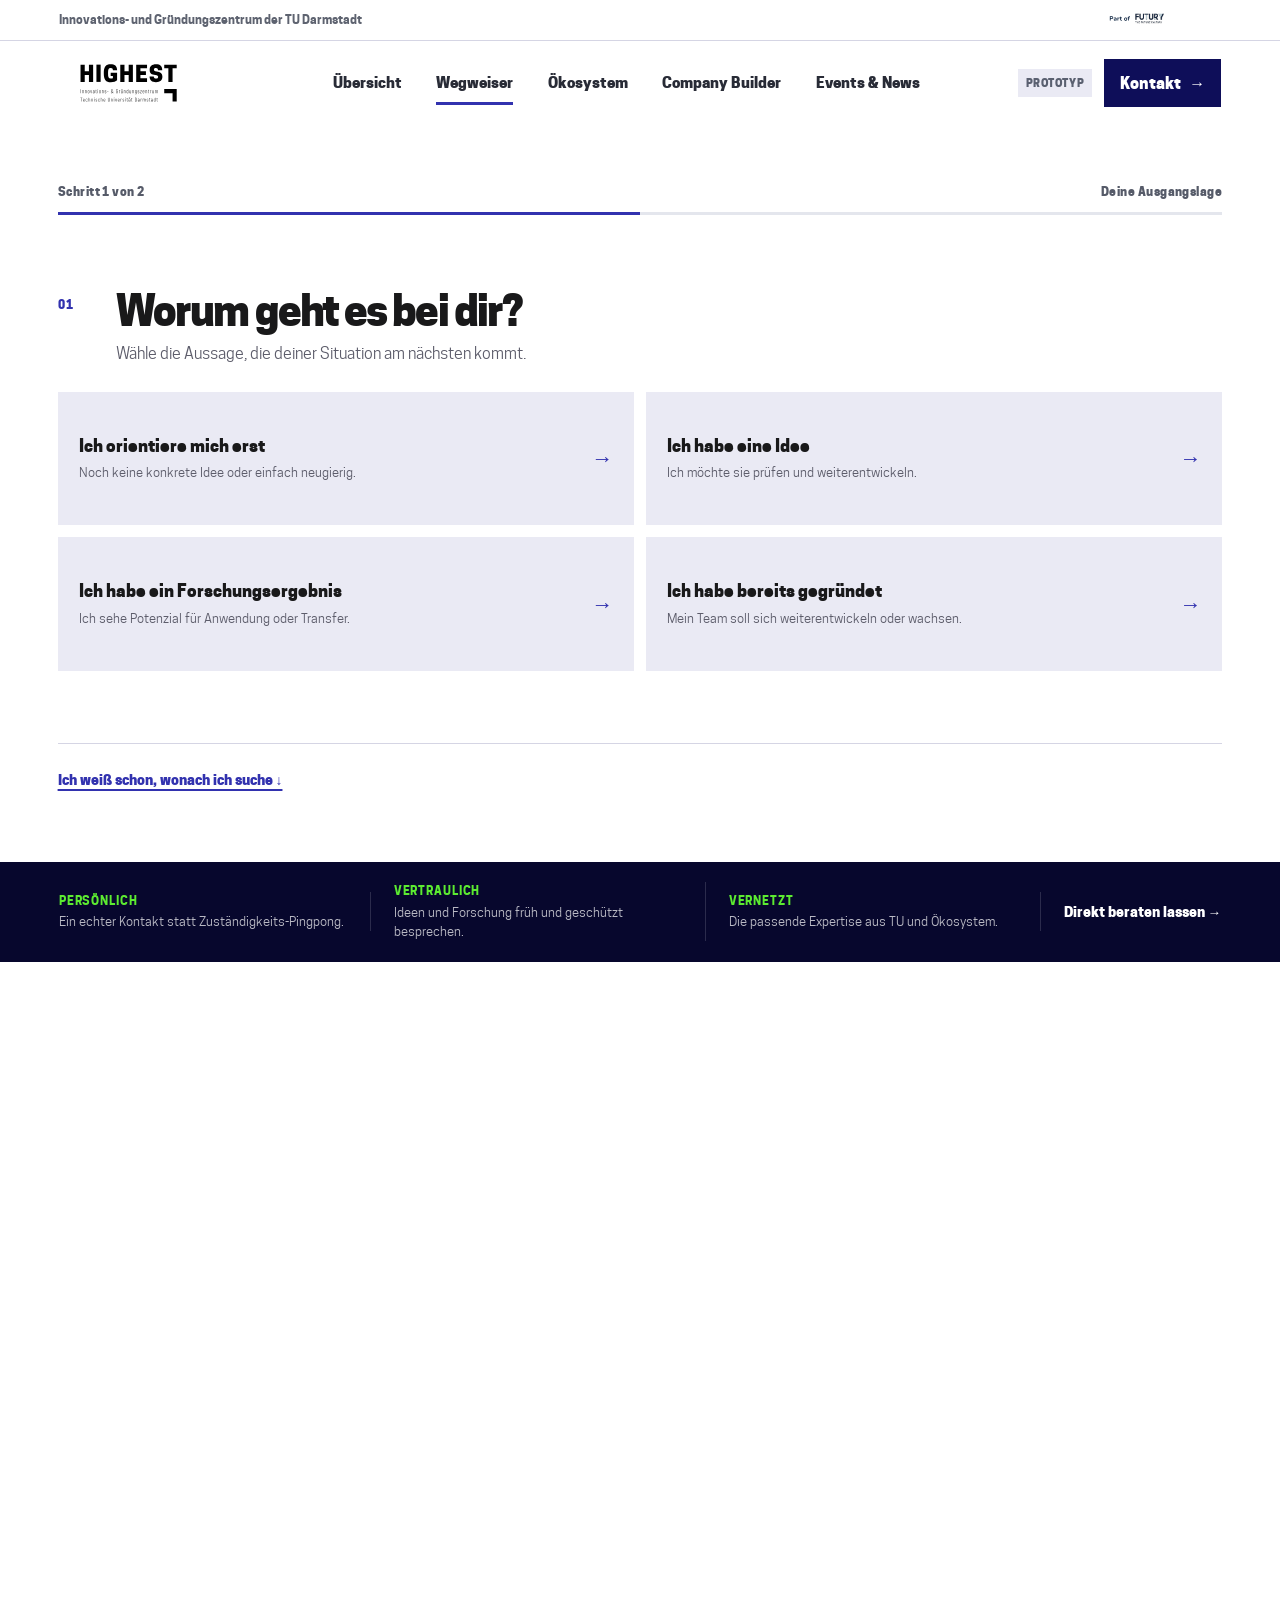
<file: wegweiser.html>
<!doctype html>
<html lang="de">
  <head>
    <meta charset="utf-8" />
    <meta name="viewport" content="width=device-width, initial-scale=1" />
    <meta name="description" content="Der HIGHEST Wegweiser führt von der eigenen Ausgangslage zu passenden Angeboten für Innovation, Transfer und Gründung." />
    <meta name="theme-color" content="#0d0d61" />
    <title>Wegweiser – HIGHEST</title>
    <link rel="icon" type="image/svg+xml" href="assets/logo-highest.svg" />
    <link rel="stylesheet" href="assets/css/site.css" />
    <script src="assets/js/site.js" defer></script>
    <script src="assets/js/guide.js" defer></script>
  </head>
  <body>
    <a class="skip-link" href="#wegweiser">Direkt zum Wegweiser</a>

    <div class="alliance-bar">
      <span>Innovations- und Gründungszentrum der TU Darmstadt</span>
      <a href="https://www.futury.eu" target="_blank" rel="noreferrer" aria-label="Website von Futury öffnen"><img src="assets/part-of-futury.svg" alt="Part of Futury – The Future Factory" /></a>
    </div>

    <header class="site-header">
      <a class="brand" href="index.html" aria-label="HIGHEST Startseite">
        <img src="assets/logo-highest.svg" alt="HIGHEST" />
      </a>

      <button class="menu-toggle" type="button" aria-expanded="false" aria-controls="main-nav">
        <span></span><span></span><span></span>
        <span class="sr-only">Menü öffnen</span>
      </button>

        <nav class="main-nav" id="main-nav" aria-label="Hauptnavigation">
        <a href="index.html">Übersicht</a>
        <a class="nav-primary" href="wegweiser.html">Wegweiser</a>
        <a href="ecosystem.html">Ökosystem</a>
        <a href="company-builder.html">Company Builder</a>
        <a href="events-news.html">Events &amp; News</a>
      </nav>

      <div class="header-actions">
        <span class="prototype-badge">Prototyp</span>
        <a class="contact-link" href="kontakt.html">
          Kontakt <span aria-hidden="true">→</span>
        </a>
      </div>
    </header>


    <!-- Interaktiver Wegweiser; Inhalte und Links stehen in assets/js/guide.js. -->
    <main id="start">
      <h1 class="sr-only">HIGHEST Wegweiser</h1>
      <section class="decision-stage decision-stage--guide-only" id="wegweiser" aria-label="Interaktiver Wegweiser">
        <div class="guide-panel">
          <div class="guide-head">
            <div class="progress-copy">
              <span id="step-label">Schritt 1 von 2</span>
              <span id="step-context">Deine Ausgangslage</span>
            </div>
            <div class="progress-track" aria-hidden="true">
              <span id="progress-fill"></span>
            </div>
          </div>

          <div class="guide-live" id="guide-live" aria-live="polite">
            <div class="guide-question">
              <p class="question-index">01</p>
              <h2>Worum geht es bei dir?</h2>
              <p>Wähle die Aussage, die deiner Situation am nächsten kommt.</p>
            </div>

            <div class="answer-list" role="group" aria-label="Ausgangslage auswählen">
              <button class="answer" type="button" data-situation="orientierung">
                <span class="answer-title">Ich orientiere mich erst</span>
                <span class="answer-copy">Noch keine konkrete Idee oder einfach neugierig.</span>
                <span class="answer-arrow" aria-hidden="true">→</span>
              </button>
              <button class="answer" type="button" data-situation="idee">
                <span class="answer-title">Ich habe eine Idee</span>
                <span class="answer-copy">Ich möchte sie prüfen und weiterentwickeln.</span>
                <span class="answer-arrow" aria-hidden="true">→</span>
              </button>
              <button class="answer" type="button" data-situation="forschung">
                <span class="answer-title">Ich habe ein Forschungsergebnis</span>
                <span class="answer-copy">Ich sehe Potenzial für Anwendung oder Transfer.</span>
                <span class="answer-arrow" aria-hidden="true">→</span>
              </button>
              <button class="answer" type="button" data-situation="gegruendet">
                <span class="answer-title">Ich habe bereits gegründet</span>
                <span class="answer-copy">Mein Team soll sich weiterentwickeln oder wachsen.</span>
                <span class="answer-arrow" aria-hidden="true">→</span>
              </button>
            </div>
          </div>

          <div class="guide-footer">
            <button class="quiet-button" id="guide-back" type="button" hidden>← Zurück</button>
            <a href="#themen">Ich weiß schon, wonach ich suche ↓</a>
          </div>
        </div>
      </section>

      <section class="confidence-strip" aria-label="Merkmale der Unterstützung">
        <div><strong>Persönlich</strong><span>Ein echter Kontakt statt Zuständigkeits-Pingpong.</span></div>
        <div><strong>Vertraulich</strong><span>Ideen und Forschung früh und geschützt besprechen.</span></div>
        <div><strong>Vernetzt</strong><span>Die passende Expertise aus TU und Ökosystem.</span></div>
        <a href="kontakt.html">Direkt beraten lassen →</a>
      </section>

      <section class="offer-explorer" id="themen" aria-labelledby="topics-title">
        <div class="section-intro">
          <p class="eyebrow dark">Angebotsfinder · Thema wählen</p>
          <h2 id="topics-title">Wähle ein Thema. Wir filtern sofort.</h2>
          <p>Deine Auswahl steuert direkt die Angebotsliste in derselben Fläche.</p>
        </div>

        <div class="topic-grid" role="group" aria-label="Angebote nach Thema filtern" aria-describedby="topic-filter-status">
          <button type="button" class="topic-tile active" data-category="beratung" aria-pressed="true" aria-controls="offer-grid">
            <span class="topic-number">01</span>
            <span class="topic-title">Orientierung & Beratung</span>
            <span class="topic-copy">Klarheit, Geschäftsmodell, Gründung</span>
          </button>
          <button type="button" class="topic-tile" data-category="ip" aria-pressed="false" aria-controls="offer-grid">
            <span class="topic-number">02</span>
            <span class="topic-title">IP & Transfer</span>
            <span class="topic-copy">Erfindung, Schutz, Verwertung</span>
          </button>
          <button type="button" class="topic-tile" data-category="foerderung" aria-pressed="false" aria-controls="offer-grid">
            <span class="topic-number">03</span>
            <span class="topic-title">Förderung & Finanzierung</span>
            <span class="topic-copy">Programme, Passung, Antrag</span>
          </button>
          <button type="button" class="topic-tile" data-category="wissen" aria-pressed="false" aria-controls="offer-grid">
            <span class="topic-number">04</span>
            <span class="topic-title">Wissen & Räume</span>
            <span class="topic-copy">Lernen, arbeiten, prototypen</span>
          </button>
          <button type="button" class="topic-tile" data-category="netzwerk" aria-pressed="false" aria-controls="offer-grid">
            <span class="topic-number">05</span>
            <span class="topic-title">Netzwerk & Wachstum</span>
            <span class="topic-copy">Experts, Partner, Business Development</span>
          </button>
        </div>

        <div class="topic-filter-status" id="topic-filter-status" aria-live="polite" aria-atomic="true">
          <div class="filter-selection">
            <span>Aktive Themenwahl</span>
            <strong id="active-topic-label">Orientierung & Beratung</strong>
          </div>
          <div class="filter-result">
            <strong id="offer-count">Angebote werden geladen</strong>
            <span>Die Liste darunter ist jetzt gefiltert ↓</span>
          </div>
        </div>

        <div class="offers-section" id="angebote" aria-labelledby="offers-title">
          <div class="offers-heading">
            <div>
              <p class="eyebrow dark">Ergebnis deiner Themenwahl</p>
              <h2 id="offers-title">Orientierung & Beratung</h2>
            </div>
            <p id="offers-explainer">Für alle, die Ausgangslage, Potenzial und nächsten Schritt klären möchten.</p>
          </div>

          <div class="offer-grid" id="offer-grid" aria-live="off"></div>
          <div class="offers-footer">
            <button class="secondary-action" type="button" id="show-all-offers">Alle Angebote anzeigen</button>
            <a href="kontakt.html">Nicht fündig? Persönlich beraten lassen →</a>
          </div>
        </div>
      </section>

      

      <section class="closing-action">
        <div>
          <p class="eyebrow">Noch unsicher?</p>
          <h2>Dann ist Orientierung dein nächster Schritt.</h2>
        </div>
        <p>HIGHEST klärt mit dir vertraulich, was jetzt sinnvoll ist – auch wenn Gründung noch nicht feststeht.</p>
        <button class="primary-action light" type="button" data-open-offer="orientierung">Orientierung ansehen →</button>
      </section>
    </main>

    <!-- Einheitlicher Footer auf allen Seiten -->
    <footer class="site-footer legal-footer">
      <div class="legal-footer-logos">
        <a class="legal-footer-logo legal-footer-logo--highest" href="index.html" aria-label="Zur HIGHEST Startseite"><img src="assets/logo-highest.svg" alt="HIGHEST" /></a>
        <span class="legal-footer-divider" aria-hidden="true"></span>
        <a class="legal-footer-logo legal-footer-logo--tu" href="https://www.tu-darmstadt.de/" target="_blank" rel="noreferrer" aria-label="Website der Technischen Universität Darmstadt öffnen"><img src="assets/logo-tu-darmstadt.svg" alt="Technische Universität Darmstadt" /></a>
      </div>
      <div class="legal-footer-actions">
        <nav class="legal-footer-social" aria-label="HIGHEST auf Social Media">
          <a href="https://www.instagram.com/highest_1877/" target="_blank" rel="noreferrer">Instagram <span aria-hidden="true">↗</span></a>
          <a href="https://www.youtube.com/channel/UCZE1kLDofGotS1_865ByMdQ" target="_blank" rel="noreferrer">YouTube <span aria-hidden="true">↗</span></a>
          <a href="https://www.linkedin.com/showcase/gr%C3%BCndungszentrum-highest" target="_blank" rel="noreferrer">LinkedIn <span aria-hidden="true">↗</span></a>
          <a href="https://www.facebook.com/highestdarmstadt" target="_blank" rel="noreferrer">Facebook <span aria-hidden="true">↗</span></a>
        </nav>
        <nav class="legal-footer-links" aria-label="Rechtliche Informationen">
          <a href="impressum.html">Impressum</a>
          <a href="datenschutz.html">Datenschutz</a>
        </nav>
      </div>
    </footer>

    <dialog class="offer-dialog" id="offer-dialog" aria-labelledby="dialog-title">
      <button class="dialog-close" type="button" aria-label="Detailansicht schließen">×</button>
      <div class="dialog-content">
        <div class="dialog-topline">
          <span class="offer-owner" id="dialog-owner"></span>
          <span class="offer-phase" id="dialog-phase"></span>
        </div>
        <p class="eyebrow dark" id="dialog-topic"></p>
        <h2 id="dialog-title"></h2>
        <p class="dialog-lead" id="dialog-lead"></p>
        <div class="dialog-columns">
          <div>
            <h3>Dabei bekommst du Unterstützung</h3>
            <ul id="dialog-support"></ul>
          </div>
          <div>
            <h3>Passt besonders, wenn …</h3>
            <p id="dialog-fit"></p>
            <h3>Angeboten von</h3>
            <p id="dialog-provider"></p>
          </div>
        </div>
        <div class="dialog-actions">
          <a class="primary-action" id="dialog-cta" href="#">Angebot im Detail →</a>
          <a class="source-link" id="dialog-source" href="#">Verwandtes Thema öffnen →</a>
        </div>
      </div>
    </dialog>
  </body>
</html>
</file>
<file: assets/css/site.css>
/*
 * Zentrales Stylesheet der statischen HIGHEST-Website.
 * Die Abschnitte folgen der Seitenstruktur; seitenspezifische Ergänzungen stehen am Ende.
 */
@font-face {
  font-family: "Cooper Hewitt";
  src: url("../fonts/cooperhewitt-book-webfont.woff2") format("woff2");
  font-weight: 400;
  font-style: normal;
  font-display: swap;
}

@font-face {
  font-family: "Cooper Hewitt";
  src: url("../fonts/cooperhewitt-semibold-webfont.woff2") format("woff2");
  font-weight: 600;
  font-style: normal;
  font-display: swap;
}

@font-face {
  font-family: "Cooper Hewitt";
  src: url("../fonts/cooperhewitt-bold-webfont.woff2") format("woff2");
  font-weight: 700;
  font-style: normal;
  font-display: swap;
}

@font-face {
  font-family: "Cooper Hewitt";
  src: url("../fonts/cooperhewitt-heavy-webfont.woff2") format("woff2");
  font-weight: 900;
  font-style: normal;
  font-display: swap;
}

@font-face {
  font-family: "Barlow Condensed";
  src: url("../fonts/barlowcondensed-semibold-webfont.woff2") format("woff2");
  font-weight: 600;
  font-style: normal;
  font-display: swap;
}

:root {
  --navy: #0e0e59;
  --navy-deep: #07072d;
  --blue: #3232af;
  --cyan: #5ceb31;
  --lime: #5ceb31;
  --magenta: #e8103f;
  --ink: #19191a;
  --muted: #5d5d6b;
  --soft: #eaeaf4;
  --line: #d5d5e4;
  --white: #fff;
  --max: 1440px;
  --page-x: clamp(1.25rem, 4.6vw, 4.75rem);
  --shadow: 0 24px 70px rgba(7, 7, 58, 0.14);
}

* {
  box-sizing: border-box;
}

html {
  scroll-behavior: smooth;
}

body {
  margin: 0;
  color: var(--ink);
  background: #fff;
  font-family: "Cooper Hewitt", Helvetica, Arial, sans-serif;
  font-size: 1rem;
  line-height: 1.5;
}

body.dialog-open {
  overflow: hidden;
}

button,
input,
a {
  font: inherit;
}

a {
  color: inherit;
}

button {
  color: inherit;
}

img {
  display: block;
  max-width: 100%;
}

h1,
h2,
h3,
p {
  margin-top: 0;
}

h1,
h2,
h3 {
  font-family: "Cooper Hewitt", Helvetica, Arial, sans-serif;
  line-height: 1.03;
  overflow-wrap: anywhere;
}

h1 {
  margin-bottom: 1.3rem;
  font-size: clamp(3.25rem, 5.5vw, 5.9rem);
  font-weight: 900;
  letter-spacing: -0.06em;
}

h2 {
  margin-bottom: 1rem;
  font-size: clamp(2.15rem, 4vw, 4.1rem);
  font-weight: 900;
  letter-spacing: -0.045em;
}

h3 {
  margin-bottom: 0.75rem;
  font-size: 1.45rem;
  font-weight: 850;
  letter-spacing: -0.025em;
}

.sr-only {
  position: absolute;
  width: 1px;
  height: 1px;
  padding: 0;
  margin: -1px;
  overflow: hidden;
  clip: rect(0, 0, 0, 0);
  white-space: nowrap;
  border: 0;
}

.skip-link {
  position: fixed;
  z-index: 1000;
  top: 1rem;
  left: 1rem;
  padding: 0.8rem 1rem;
  color: var(--navy-deep);
  background: var(--lime);
  font-weight: 850;
  text-decoration: none;
  transform: translateY(-180%);
}

.skip-link:focus {
  transform: translateY(0);
}

.alliance-bar {
  display: flex;
  align-items: center;
  justify-content: space-between;
  min-height: 2.55rem;
  max-width: var(--max);
  margin: 0 auto;
  padding: 0.35rem var(--page-x);
  color: #5e6370;
  background: #fff;
  border-bottom: 1px solid var(--line);
  font-size: 0.75rem;
  font-weight: 700;
}

.alliance-bar img {
  width: 10.5rem;
  height: 1.65rem;
  object-fit: contain;
}

.site-header {
  position: relative;
  z-index: 50;
  display: grid;
  grid-template-columns: 11rem 1fr auto;
  align-items: center;
  min-height: 5.3rem;
  max-width: var(--max);
  margin: 0 auto;
  padding: 0 var(--page-x);
  background: #fff;
}

.brand {
  display: flex;
  align-items: center;
  align-self: stretch;
  width: 8.7rem;
}

.brand img {
  width: 8.7rem;
  height: 4.5rem;
  object-fit: contain;
}

.main-nav {
  display: flex;
  gap: clamp(1.25rem, 2.7vw, 2.8rem);
  align-items: center;
  justify-content: center;
}

.main-nav a {
  position: relative;
  display: inline-flex;
  align-items: center;
  min-height: 3rem;
  color: #282b36;
  font-size: 0.92rem;
  font-weight: 800;
  text-decoration: none;
}

.main-nav a::after {
  content: "";
  position: absolute;
  right: 0;
  bottom: 0.15rem;
  left: 0;
  height: 3px;
  background: var(--blue);
  transform: scaleX(0);
  transform-origin: left;
  transition: transform 170ms ease;
}

.main-nav a:hover::after,
.main-nav a:focus-visible::after,
.main-nav .nav-primary::after {
  transform: scaleX(1);
}

.header-actions {
  display: flex;
  gap: 0.75rem;
  align-items: center;
}

.prototype-badge {
  padding: 0.35rem 0.5rem;
  color: #5a6070;
  background: var(--soft);
  font-size: 0.7rem;
  font-weight: 800;
  letter-spacing: 0.05em;
  text-transform: uppercase;
}

.contact-link {
  display: inline-flex;
  gap: 0.5rem;
  align-items: center;
  justify-content: center;
  min-height: 3rem;
  padding: 0.7rem 1rem;
  color: #fff;
  background: var(--navy);
  font-weight: 850;
  text-decoration: none;
}

.contact-link:hover,
.contact-link:focus-visible {
  background: var(--blue);
}

.menu-toggle {
  display: none;
}

.decision-stage {
  display: grid;
  grid-template-columns: minmax(0, 0.86fr) minmax(33rem, 1.14fr);
  min-height: min(46rem, calc(100svh - 7.85rem));
  max-width: var(--max);
  margin: 0 auto;
  background: var(--soft);
}

.decision-stage.decision-stage--guide-only {
  grid-template-columns: minmax(0, 1fr);
}

.story-panel {
  position: relative;
  display: grid;
  grid-template-rows: minmax(25rem, 1fr) 12.5rem;
  min-width: 0;
  overflow: hidden;
  color: #fff;
  background: var(--navy);
}

.story-panel::before {
  content: "";
  position: absolute;
  z-index: 0;
  top: 3rem;
  right: -11rem;
  width: 25rem;
  height: 25rem;
  border: 4.5rem solid rgba(110, 231, 242, 0.11);
  border-radius: 50%;
}

.story-copy {
  position: relative;
  z-index: 1;
  display: flex;
  flex-direction: column;
  justify-content: center;
  padding: clamp(3rem, 6vw, 6rem) var(--page-x) 2.8rem;
}

.story-copy h1 {
  max-width: 11ch;
  font-size: clamp(3.15rem, 5vw, 5.2rem);
}

.story-copy > p:last-child {
  max-width: 35rem;
  margin-bottom: 0;
  color: rgba(255, 255, 255, 0.78);
  font-size: 1.12rem;
}

.eyebrow {
  margin-bottom: 0.7rem;
  color: var(--cyan);
  font-size: 0.75rem;
  font-weight: 900;
  letter-spacing: 0.13em;
  text-transform: uppercase;
}

.eyebrow.dark {
  color: var(--blue);
}

.story-image {
  position: relative;
  z-index: 1;
  background:
    linear-gradient(90deg, rgba(7, 7, 58, 0.2), rgba(7, 7, 58, 0)),
    url("../highest-hero.jpg") center 48% / cover no-repeat;
}

.story-proof {
  position: absolute;
  right: 1.2rem;
  bottom: 1.2rem;
  left: 1.2rem;
  display: flex;
  gap: 1rem;
  align-items: center;
  justify-content: space-between;
  padding: 0.85rem 1rem;
  color: #fff;
  background: rgba(7, 7, 58, 0.84);
  backdrop-filter: blur(8px);
}

.story-proof span {
  color: var(--lime);
  font-size: 0.72rem;
  font-weight: 850;
  letter-spacing: 0.07em;
  text-transform: uppercase;
}

.story-proof strong {
  font-size: 0.82rem;
  text-align: right;
}

.guide-panel {
  display: grid;
  grid-template-rows: auto 1fr auto;
  min-width: 0;
  min-height: 39rem;
  padding: clamp(2rem, 4.5vw, 4.5rem);
  background: #fff;
}

.guide-head {
  margin-bottom: 2.2rem;
}

.progress-copy {
  display: flex;
  align-items: center;
  justify-content: space-between;
  margin-bottom: 0.65rem;
  color: #565b69;
  font-size: 0.76rem;
  font-weight: 800;
  letter-spacing: 0.04em;
}

.progress-track {
  height: 3px;
  overflow: hidden;
  background: #e4e6ed;
}

.progress-track span {
  display: block;
  width: 50%;
  height: 100%;
  background: var(--blue);
  transition: width 220ms ease;
}

.guide-live {
  align-self: center;
}

.guide-question {
  display: grid;
  grid-template-columns: 2.4rem 1fr;
  gap: 0 1.25rem;
  margin-bottom: 1.6rem;
}

.question-index {
  grid-row: 1 / 4;
  margin: 0.35rem 0 0;
  color: var(--blue);
  font-size: 0.76rem;
  font-weight: 900;
  letter-spacing: 0.08em;
}

.guide-question h2 {
  margin-bottom: 0.55rem;
  font-size: clamp(2rem, 3.3vw, 3.2rem);
}

.guide-question > p:last-child {
  margin-bottom: 0;
  color: var(--muted);
}

.answer-list {
  display: grid;
  grid-template-columns: repeat(2, minmax(0, 1fr));
  gap: 0.75rem;
}

.answer {
  position: relative;
  display: grid;
  grid-template-columns: 1fr auto;
  gap: 0.45rem 1rem;
  min-height: 8.35rem;
  padding: 1.25rem;
  text-align: left;
  background: var(--soft);
  border: 1px solid transparent;
  cursor: pointer;
  transition: color 160ms ease, background 160ms ease, transform 160ms ease, box-shadow 160ms ease;
}

.answer:hover,
.answer:focus-visible {
  z-index: 1;
  color: #fff;
  background: var(--navy);
  box-shadow: 0 14px 35px rgba(7, 7, 58, 0.16);
  transform: translateY(-2px);
}

.answer-title {
  align-self: end;
  font-size: 1.05rem;
  font-weight: 900;
  line-height: 1.2;
}

.answer-copy {
  grid-column: 1;
  color: var(--muted);
  font-size: 0.84rem;
  line-height: 1.35;
}

.answer:hover .answer-copy,
.answer:focus-visible .answer-copy {
  color: rgba(255, 255, 255, 0.72);
}

.answer-arrow {
  grid-column: 2;
  grid-row: 1 / 3;
  align-self: center;
  color: var(--blue);
  font-size: 1.35rem;
}

.answer:hover .answer-arrow,
.answer:focus-visible .answer-arrow {
  color: var(--lime);
  transform: translateX(0.2rem);
}

.guide-footer {
  display: flex;
  gap: 1rem;
  align-items: center;
  justify-content: space-between;
  margin-top: 2rem;
  padding-top: 1rem;
  border-top: 1px solid var(--line);
}

.guide-footer a,
.quiet-button {
  min-height: 2.75rem;
  padding: 0.65rem 0;
  color: var(--blue);
  background: none;
  border: 0;
  font-size: 0.86rem;
  font-weight: 800;
  text-decoration: underline;
  text-decoration-thickness: 2px;
  text-underline-offset: 0.22rem;
  cursor: pointer;
}

.guide-footer .quiet-button {
  color: #4d5260;
}

.need-list {
  display: grid;
  gap: 0.65rem;
}

.need-answer {
  display: grid;
  grid-template-columns: 1fr auto;
  gap: 0.2rem 1rem;
  align-items: center;
  min-height: 4.45rem;
  padding: 0.85rem 1.05rem;
  text-align: left;
  background: #fff;
  border: 1px solid var(--line);
  cursor: pointer;
  transition: border-color 150ms ease, background 150ms ease, transform 150ms ease;
}

.need-answer:hover,
.need-answer:focus-visible {
  background: #f4f6ff;
  border-color: var(--blue);
  transform: translateX(3px);
}

.need-answer strong {
  font-size: 1rem;
}

.need-answer span {
  grid-column: 1;
  color: var(--muted);
  font-size: 0.82rem;
}

.need-answer b {
  grid-column: 2;
  grid-row: 1 / 3;
  color: var(--blue);
  font-size: 1.2rem;
}

.recommendation-head {
  display: flex;
  gap: 1rem;
  align-items: flex-start;
  justify-content: space-between;
  margin-bottom: 1.25rem;
}

.recommendation-head .guide-question {
  margin-bottom: 0;
}

.restart-button {
  min-height: 2.75rem;
  padding: 0.55rem 0;
  color: var(--blue);
  background: none;
  border: 0;
  font-size: 0.8rem;
  font-weight: 800;
  text-decoration: underline;
  text-underline-offset: 0.2rem;
  cursor: pointer;
  white-space: nowrap;
}

.recommendation-list {
  display: grid;
  gap: 0.65rem;
}

.recommendation {
  display: grid;
  grid-template-columns: 2.7rem 1fr auto;
  gap: 0.25rem 0.9rem;
  align-items: center;
  min-height: 5rem;
  padding: 0.8rem 1rem;
  text-align: left;
  background: var(--soft);
  border: 0;
  cursor: pointer;
}

.recommendation:first-child {
  color: #fff;
  background: var(--navy);
}

.recommendation-rank {
  grid-row: 1 / 3;
  color: var(--blue);
  font-size: 0.76rem;
  font-weight: 900;
}

.recommendation:first-child .recommendation-rank,
.recommendation:first-child .recommendation-arrow {
  color: var(--lime);
}

.recommendation strong {
  align-self: end;
  font-size: 1rem;
}

.recommendation small {
  align-self: start;
  color: var(--muted);
  font-size: 0.77rem;
}

.recommendation:first-child small {
  color: rgba(255, 255, 255, 0.7);
}

.recommendation-arrow {
  grid-column: 3;
  grid-row: 1 / 3;
  color: var(--blue);
  font-size: 1.2rem;
}

.confidence-strip {
  display: grid;
  grid-template-columns: repeat(3, minmax(0, 1fr)) auto;
  gap: 1.4rem;
  align-items: center;
  max-width: var(--max);
  margin: 0 auto;
  padding: 1.3rem var(--page-x);
  background: var(--navy-deep);
  color: #fff;
}

.confidence-strip div {
  display: grid;
  gap: 0.1rem;
  padding-right: 1.4rem;
  border-right: 1px solid rgba(255, 255, 255, 0.15);
}

.confidence-strip strong {
  color: var(--lime);
  font-size: 0.78rem;
  letter-spacing: 0.07em;
  text-transform: uppercase;
}

.confidence-strip span {
  color: rgba(255, 255, 255, 0.72);
  font-size: 0.8rem;
}

.confidence-strip a {
  display: inline-flex;
  align-items: center;
  min-height: 3rem;
  font-size: 0.85rem;
  font-weight: 850;
  text-decoration: none;
  white-space: nowrap;
}

.program-spotlight {
  display: grid;
  grid-template-columns: minmax(0, 1.2fr) minmax(28rem, 0.8fr);
  max-width: var(--max);
  margin: 0 auto;
  color: #fff;
  background: var(--navy);
  border-top: 1px solid rgba(255, 255, 255, 0.12);
}

.program-spotlight-copy {
  padding: clamp(3rem, 6vw, 6rem) var(--page-x);
}

.program-spotlight h2 {
  max-width: 12ch;
  margin-bottom: 1.2rem;
  font-size: clamp(2.75rem, 5vw, 5.2rem);
}

.program-spotlight-copy > p:not(.eyebrow) {
  max-width: 43rem;
  color: rgba(255, 255, 255, 0.75);
  font-size: 1.04rem;
}

.program-spotlight-actions {
  display: flex;
  flex-wrap: wrap;
  gap: 1.2rem;
  align-items: center;
  margin-top: 2rem;
}

.program-spotlight-actions > a:last-child {
  color: #fff;
  font-weight: 700;
  text-underline-offset: 0.25rem;
}

.program-metrics {
  display: grid;
  grid-template-columns: repeat(3, minmax(0, 1fr));
  align-self: stretch;
  background: var(--blue);
}

.program-metrics div {
  display: flex;
  flex-direction: column;
  justify-content: flex-end;
  min-height: 17rem;
  padding: 1.5rem;
  border-left: 1px solid rgba(255, 255, 255, 0.18);
}

.program-metrics strong {
  color: var(--lime);
  font-size: clamp(2.5rem, 5vw, 4.8rem);
  line-height: 0.9;
}

.program-metrics span {
  margin-top: 0.8rem;
  color: rgba(255, 255, 255, 0.76);
  font-size: 0.78rem;
  line-height: 1.35;
}

.offer-explorer,
.ecosystem {
  max-width: var(--max);
  margin: 0 auto;
  padding: clamp(4.2rem, 7vw, 7.5rem) var(--page-x);
  content-visibility: auto;
  contain-intrinsic-size: 900px;
}

.section-intro {
  display: grid;
  grid-template-columns: minmax(0, 1fr) minmax(18rem, 0.65fr);
  gap: 2rem;
  align-items: end;
  margin-bottom: 2.7rem;
}

.section-intro .eyebrow {
  grid-column: 1 / -1;
  margin-bottom: -1rem;
}

.section-intro h2 {
  max-width: 13ch;
  margin-bottom: 0;
}

.section-intro > p:last-child {
  margin-bottom: 0;
  color: var(--muted);
  font-size: 1.05rem;
  text-align: right;
}

.topic-grid {
  display: grid;
  grid-template-columns: repeat(5, minmax(0, 1fr));
  border-top: 1px solid var(--line);
  border-left: 1px solid var(--line);
}

.topic-tile {
  display: grid;
  gap: 0.4rem;
  min-width: 0;
  min-height: 10.5rem;
  padding: 1.35rem;
  text-align: left;
  background: #fff;
  border: 0;
  border-right: 1px solid var(--line);
  border-bottom: 1px solid var(--line);
  cursor: pointer;
  transition: color 160ms ease, background 160ms ease, transform 160ms ease, box-shadow 160ms ease;
}

.topic-tile:hover,
.topic-tile:focus-visible,
.topic-tile.active {
  color: #fff;
  background: var(--navy);
  transform: translateY(-3px);
}

.topic-tile.active {
  box-shadow: inset 0 -4px 0 var(--lime);
  transform: none;
}

.topic-number {
  color: var(--blue);
  font-size: 0.72rem;
  font-weight: 900;
  letter-spacing: 0.08em;
}

.topic-tile:hover .topic-number,
.topic-tile:focus-visible .topic-number,
.topic-tile.active .topic-number {
  color: var(--cyan);
}

.topic-title {
  align-self: end;
  margin-top: 1.2rem;
  font-size: 1.05rem;
  font-weight: 900;
  line-height: 1.15;
}

.topic-copy {
  color: var(--muted);
  font-size: 0.78rem;
}

.topic-tile:hover .topic-copy,
.topic-tile:focus-visible .topic-copy,
.topic-tile.active .topic-copy {
  color: rgba(255, 255, 255, 0.7);
}

.topic-filter-status {
  position: relative;
  display: grid;
  grid-template-columns: auto minmax(0, 1fr) auto;
  gap: 1.2rem;
  align-items: center;
  min-height: 6.6rem;
  padding: 1.15rem 1.5rem;
  color: #fff;
  background: var(--navy);
}

.topic-filter-status::after {
  content: "";
  position: absolute;
  bottom: -0.7rem;
  left: 50%;
  width: 1.4rem;
  height: 1.4rem;
  background: var(--navy);
  transform: translateX(-50%) rotate(45deg);
}

.filter-step {
  display: grid;
  place-items: center;
  width: 2.8rem;
  height: 2.8rem;
  color: var(--navy);
  background: var(--lime);
  border-radius: 50%;
  font-size: 0.78rem;
  font-weight: 950;
}

.filter-selection,
.filter-result {
  display: flex;
  flex-direction: column;
  gap: 0.18rem;
}

.filter-selection span,
.filter-result span {
  color: rgba(255, 255, 255, 0.7);
  font-size: 0.72rem;
  font-weight: 750;
  letter-spacing: 0.03em;
}

.filter-selection strong {
  color: var(--lime);
  font-size: clamp(1.05rem, 2vw, 1.35rem);
}

.filter-result {
  align-items: flex-end;
  text-align: right;
}

.filter-result strong {
  font-size: 0.95rem;
}

.offers-section {
  padding: clamp(2.8rem, 5vw, 4.8rem);
  background: var(--soft);
  border: 1px solid var(--line);
  border-top: 0;
}

.offers-heading {
  display: grid;
  grid-template-columns: minmax(0, 1fr) minmax(20rem, 0.65fr);
  gap: 2rem;
  align-items: end;
  margin-bottom: 2.6rem;
}

.offers-heading h2 {
  max-width: 14ch;
  margin-bottom: 0;
  font-size: clamp(2.1rem, 3.5vw, 3.5rem);
}

.offers-heading > p {
  margin-bottom: 0;
  color: var(--muted);
  font-size: 1rem;
}

.offer-grid {
  display: grid;
  grid-template-columns: repeat(3, minmax(0, 1fr));
  gap: 1rem;
  min-width: 0;
}

.offer-card {
  display: flex;
  flex-direction: column;
  min-width: 0;
  min-height: 18rem;
  padding: 1.5rem;
  background: #fff;
  border-top: 4px solid #cbd0dc;
  transition: transform 160ms ease, box-shadow 160ms ease, border-color 160ms ease;
}

.offer-card:hover {
  border-color: var(--blue);
  box-shadow: 0 16px 45px rgba(7, 7, 58, 0.09);
  transform: translateY(-3px);
}

.offer-card-top {
  display: flex;
  gap: 0.6rem;
  align-items: center;
  justify-content: space-between;
  margin-bottom: 1.4rem;
}

.offer-provider {
  display: inline-flex;
  align-items: center;
  min-height: 1.6rem;
  padding: 0.25rem 0.45rem;
  color: var(--navy);
  background: #edf0ff;
  font-size: 0.66rem;
  font-weight: 900;
  letter-spacing: 0.06em;
  text-transform: uppercase;
}

.offer-provider.scouting {
  color: #00525a;
  background: #ddfbff;
}

.offer-phase-label {
  color: var(--muted);
  font-size: 0.72rem;
  font-weight: 750;
  text-align: right;
}

.offer-card h3 {
  margin-bottom: 0.65rem;
  font-size: 1.42rem;
  overflow-wrap: anywhere;
}

.offer-card > p {
  margin-bottom: 1rem;
  color: var(--muted);
  font-size: 0.92rem;
}

.offer-open {
  display: flex;
  align-items: center;
  justify-content: space-between;
  width: 100%;
  min-height: 3rem;
  margin-top: auto;
  padding: 0.8rem 0 0;
  color: var(--blue);
  background: none;
  border: 0;
  border-top: 1px solid var(--line);
  font-size: 0.88rem;
  font-weight: 850;
  text-align: left;
  cursor: pointer;
}

.offer-open span {
  font-size: 1.2rem;
  transition: transform 150ms ease;
}

.offer-open:hover span,
.offer-open:focus-visible span {
  transform: translateX(0.25rem);
}

.offers-footer {
  display: flex;
  gap: 1.2rem;
  align-items: center;
  justify-content: space-between;
  margin-top: 1.5rem;
}

.offers-footer a,
.secondary-action {
  display: inline-flex;
  align-items: center;
  min-height: 3rem;
  color: var(--blue);
  background: none;
  border: 0;
  font-size: 0.88rem;
  font-weight: 850;
  text-decoration: underline;
  text-underline-offset: 0.2rem;
  cursor: pointer;
}

.secondary-action {
  padding: 0.65rem 1rem;
  color: var(--navy);
  background: #fff;
  border: 2px solid var(--navy);
  text-decoration: none;
}

.ecosystem {
  color: #fff;
  background: var(--navy-deep);
}

.ecosystem-heading {
  display: grid;
  grid-template-columns: minmax(0, 0.9fr) minmax(20rem, 0.55fr);
  gap: 2rem 4rem;
  align-items: end;
  margin-bottom: 3rem;
}

.ecosystem-heading .eyebrow {
  grid-column: 1 / -1;
  margin-bottom: -1rem;
}

.ecosystem-heading h2 {
  max-width: 11ch;
  margin-bottom: 0;
}

.ecosystem-heading > p:last-child {
  margin-bottom: 0;
  color: rgba(255, 255, 255, 0.7);
}

.ecosystem-flow {
  display: grid;
  grid-template-columns: minmax(0, 1fr) auto minmax(0, 1fr) auto minmax(0, 1fr);
  align-items: stretch;
}

.ecosystem-flow article {
  position: relative;
  min-height: 17rem;
  padding: 1.65rem;
  color: var(--ink);
  background: #fff;
}

.ecosystem-flow .flow-primary {
  color: #fff;
  background: var(--blue);
  transform: translateY(-0.65rem);
}

.ecosystem-flow article > span {
  color: var(--blue);
  font-size: 0.7rem;
  font-weight: 900;
  letter-spacing: 0.08em;
  text-transform: uppercase;
}

.ecosystem-flow .flow-primary > span {
  color: var(--lime);
}

.ecosystem-flow h3 {
  margin-top: 2.6rem;
}

.ecosystem-flow p {
  color: var(--muted);
  font-size: 0.9rem;
}

.ecosystem-flow .flow-primary p {
  color: rgba(255, 255, 255, 0.76);
}

.ecosystem-flow a {
  position: absolute;
  right: 1.65rem;
  bottom: 1.65rem;
  left: 1.65rem;
  color: var(--blue);
  font-size: 0.84rem;
  font-weight: 850;
}

.ecosystem-flow .flow-primary a {
  color: #fff;
}

.flow-link {
  display: grid;
  place-items: center;
  width: 4.5rem;
  color: var(--lime);
  font-size: 1.7rem;
  font-weight: 900;
}

.governance-note {
  max-width: 66rem;
  margin: 2.2rem auto 0;
  padding-left: 1rem;
  color: rgba(255, 255, 255, 0.62);
  border-left: 3px solid var(--cyan);
  font-size: 0.84rem;
}

.closing-action {
  display: grid;
  grid-template-columns: minmax(0, 1fr) minmax(20rem, 0.7fr) auto;
  gap: 2rem;
  align-items: center;
  max-width: var(--max);
  margin: 0 auto;
  padding: 3rem var(--page-x);
  color: #fff;
  background: var(--navy);
}

.closing-action h2 {
  max-width: 16ch;
  margin-bottom: 0;
  font-size: clamp(2rem, 3.3vw, 3.2rem);
}

.closing-action > p {
  margin-bottom: 0;
  color: rgba(255, 255, 255, 0.72);
}

.primary-action {
  display: inline-flex;
  align-items: center;
  justify-content: center;
  min-height: 3.35rem;
  padding: 0.8rem 1.1rem;
  color: #fff;
  background: var(--navy);
  border: 2px solid transparent;
  font-weight: 850;
  text-decoration: none;
  cursor: pointer;
}

.primary-action:hover,
.primary-action:focus-visible {
  background: var(--blue);
}

.primary-action.light {
  color: var(--navy);
  background: #fff;
  white-space: nowrap;
}

.primary-action.light:hover,
.primary-action.light:focus-visible {
  background: var(--lime);
}

.site-footer {
  display: grid;
  grid-template-columns: 1.35fr 0.65fr 0.75fr 1fr;
  gap: 3rem;
  max-width: var(--max);
  margin: 0 auto;
  padding: 4rem var(--page-x);
  color: rgba(255, 255, 255, 0.72);
  background: #050526;
}

.footer-main img,
.footer-tu img {
  width: 9rem;
  height: 4.8rem;
  margin-bottom: 1rem;
  object-fit: contain;
  background: #fff;
}

.footer-tu img {
  width: 12rem;
}

.site-footer h2 {
  margin-bottom: 1rem;
  color: #fff;
  font-size: 1rem;
  letter-spacing: 0;
}

.site-footer p,
.site-footer span {
  max-width: 27rem;
  font-size: 0.84rem;
}

.site-footer a {
  display: block;
  min-height: 2rem;
  color: rgba(255, 255, 255, 0.76);
  font-size: 0.88rem;
  text-decoration: none;
}

.site-footer a:hover,
.site-footer a:focus-visible {
  color: var(--lime);
  text-decoration: underline;
}

.offer-dialog {
  width: min(52rem, calc(100vw - 2rem));
  max-height: min(48rem, calc(100vh - 2rem));
  padding: 0;
  color: var(--ink);
  background: #fff;
  border: 0;
  box-shadow: 0 25px 90px rgba(7, 7, 58, 0.38);
}

.offer-dialog::backdrop {
  background: rgba(4, 4, 30, 0.78);
  backdrop-filter: blur(4px);
}

.dialog-close {
  position: sticky;
  z-index: 2;
  top: 0.8rem;
  float: right;
  display: grid;
  place-items: center;
  width: 2.9rem;
  height: 2.9rem;
  margin: 0.8rem 0.8rem -3.7rem 0;
  color: #fff;
  background: var(--navy);
  border: 0;
  font-size: 1.6rem;
  cursor: pointer;
}

.dialog-content {
  padding: clamp(2rem, 5vw, 4rem);
}

.dialog-topline {
  display: flex;
  gap: 0.65rem;
  align-items: center;
  margin-bottom: 1.6rem;
}

.offer-owner,
.offer-phase {
  padding: 0.35rem 0.5rem;
  color: var(--navy);
  background: #edf0ff;
  font-size: 0.7rem;
  font-weight: 900;
  letter-spacing: 0.06em;
  text-transform: uppercase;
}

.offer-phase {
  color: #505666;
  background: var(--soft);
}

.offer-dialog h2 {
  max-width: 14ch;
  margin-bottom: 1rem;
  font-size: clamp(2.1rem, 5vw, 3.65rem);
}

.dialog-lead {
  max-width: 43rem;
  color: var(--muted);
  font-size: 1.08rem;
}

.dialog-columns {
  display: grid;
  grid-template-columns: repeat(2, minmax(0, 1fr));
  gap: 2.5rem;
  margin-top: 2.2rem;
  padding-top: 1.9rem;
  border-top: 1px solid var(--line);
}

.dialog-columns h3 {
  margin: 0 0 0.75rem;
  font-size: 1rem;
}

.dialog-columns ul {
  display: grid;
  gap: 0.5rem;
  margin: 0;
  padding-left: 1.15rem;
}

.dialog-columns p {
  color: var(--muted);
}

.dialog-actions {
  display: flex;
  flex-wrap: wrap;
  gap: 1rem 1.3rem;
  align-items: center;
  margin-top: 2.3rem;
}

.source-link {
  min-height: 2.75rem;
  padding: 0.65rem 0;
  color: var(--blue);
  font-size: 0.86rem;
  font-weight: 850;
}

:focus-visible {
  outline: 3px solid var(--lime);
  outline-offset: 3px;
}

@supports (view-transition-name: guide) {
  .guide-live {
    view-transition-name: guide;
  }

  ::view-transition-old(guide),
  ::view-transition-new(guide) {
    animation-duration: 180ms;
  }
}

@media (max-width: 1120px) {
  .site-header {
    grid-template-columns: 9rem 1fr auto;
    padding-inline: 1.4rem;
  }

  .main-nav {
    gap: 1.2rem;
  }

  .decision-stage {
    grid-template-columns: minmax(0, 0.75fr) minmax(31rem, 1.25fr);
  }

  .story-copy {
    padding-inline: 2rem;
  }

  .topic-grid {
    grid-template-columns: repeat(3, minmax(0, 1fr));
  }

  .offer-grid {
    grid-template-columns: repeat(2, minmax(0, 1fr));
  }

  .confidence-strip {
    grid-template-columns: repeat(3, minmax(0, 1fr));
  }

  .confidence-strip a {
    grid-column: 1 / -1;
  }

  .site-footer {
    grid-template-columns: 1.2fr 0.65fr 0.8fr;
  }

  .footer-tu {
    grid-column: 1 / -1;
  }
}

@media (max-width: 860px) {
  .alliance-bar span {
    display: none;
  }

  .alliance-bar {
    justify-content: center;
  }

  .site-header {
    grid-template-columns: 1fr auto;
    min-height: 4.8rem;
    padding-inline: 1rem;
  }

  .brand,
  .brand img {
    width: 7.5rem;
    height: 4rem;
  }

  .menu-toggle {
    display: grid;
    gap: 0.28rem;
    width: 3rem;
    height: 3rem;
    place-content: center;
    background: #fff;
    border: 2px solid var(--navy);
  }

  .menu-toggle span:not(.sr-only) {
    display: block;
    width: 1.25rem;
    height: 2px;
    background: var(--navy);
  }

  .main-nav {
    position: absolute;
    top: 100%;
    right: 0;
    left: 0;
    display: none;
    gap: 0;
    padding: 0.7rem 1rem 1rem;
    background: #fff;
    border-top: 1px solid var(--line);
    box-shadow: 0 18px 40px rgba(7, 7, 58, 0.14);
  }

  .main-nav.open {
    display: grid;
  }

  .main-nav a {
    min-height: 3.4rem;
    padding: 0 0.6rem;
  }

  .main-nav a::after {
    display: none;
  }

  .header-actions {
    display: none;
  }

  .decision-stage {
    grid-template-columns: 1fr;
    min-height: 0;
  }

  .story-panel {
    grid-template-columns: minmax(0, 1fr) minmax(16rem, 0.72fr);
    grid-template-rows: minmax(24rem, auto);
  }

  .story-copy {
    padding: 3.5rem 2rem;
  }

  .story-copy h1 {
    font-size: clamp(3.2rem, 8vw, 4.7rem);
  }

  .story-image {
    min-height: 24rem;
  }

  .story-proof {
    right: 0.8rem;
    bottom: 0.8rem;
    left: 0.8rem;
    display: grid;
  }

  .story-proof strong {
    text-align: left;
  }

  .guide-panel {
    min-height: 39rem;
    padding: 3rem 2rem;
  }

  .section-intro,
  .offers-heading,
  .ecosystem-heading,
  .closing-action {
    grid-template-columns: 1fr;
    gap: 1.2rem;
  }

  .section-intro .eyebrow,
  .ecosystem-heading .eyebrow {
    margin-bottom: -0.25rem;
  }

  .section-intro > p:last-child {
    text-align: left;
  }

  .topic-filter-status {
    grid-template-columns: auto minmax(0, 1fr);
  }

  .filter-result {
    grid-column: 2;
    align-items: flex-start;
    text-align: left;
  }

  .ecosystem-flow {
    grid-template-columns: 1fr;
    gap: 0.85rem;
  }

  .ecosystem-flow .flow-primary {
    transform: none;
  }

  .flow-link {
    width: auto;
    height: 1.8rem;
    transform: rotate(90deg);
  }

  .closing-action .primary-action {
    justify-self: start;
  }

  .program-spotlight {
    grid-template-columns: 1fr;
  }

  .program-metrics div {
    min-height: 10rem;
  }
}

@media (max-width: 620px) {
  .alliance-bar img {
    width: 9rem;
  }

  .story-panel {
    grid-template-columns: 1fr;
    grid-template-rows: auto 11rem;
  }

  .story-copy {
    min-height: 29rem;
    padding: 3.5rem 1.25rem;
  }

  .story-copy h1 {
    font-size: clamp(3rem, 14.5vw, 4.4rem);
  }

  .story-image {
    min-height: 11rem;
  }

  .story-proof {
    display: flex;
  }

  .story-proof strong {
    text-align: right;
  }

  .guide-panel {
    min-height: 44rem;
    padding: 2.5rem 1.25rem;
  }

  .program-metrics {
    grid-template-columns: 1fr;
  }

  .program-metrics div {
    min-height: 7.5rem;
    border-top: 1px solid rgba(255, 255, 255, 0.18);
    border-left: 0;
  }

  .answer-list {
    grid-template-columns: 1fr;
  }

  .answer {
    min-height: 5.7rem;
  }

  .answer-title {
    align-self: end;
  }

  .answer-copy {
    align-self: start;
  }

  .guide-question {
    grid-template-columns: 1.8rem 1fr;
    gap: 0 0.7rem;
  }

  .guide-question h2 {
    font-size: 2.15rem;
  }

  .guide-footer {
    align-items: flex-start;
  }

  .guide-footer a {
    max-width: 12rem;
    text-align: right;
  }

  .confidence-strip,
  .topic-grid,
  .offer-grid,
  .dialog-columns,
  .site-footer {
    grid-template-columns: minmax(0, 1fr);
  }

  .confidence-strip div {
    padding: 0 0 0.8rem;
    border-right: 0;
    border-bottom: 1px solid rgba(255, 255, 255, 0.15);
  }

  .topic-tile {
    min-height: 7.4rem;
  }

  .topic-filter-status {
    gap: 0.85rem;
    padding: 1rem;
  }

  .filter-step {
    width: 2.35rem;
    height: 2.35rem;
  }

  .offers-section {
    padding: 2.4rem 1.15rem;
  }

  .topic-title {
    margin-top: 0.5rem;
  }

  .offers-footer {
    align-items: flex-start;
    flex-direction: column;
  }

  .ecosystem-flow article {
    min-height: 15.5rem;
  }

  .recommendation {
    grid-template-columns: 2rem 1fr auto;
  }

  .recommendation-head {
    display: block;
  }

  .restart-button {
    margin-left: 2.5rem;
  }

  .dialog-content {
    padding: 2rem 1.25rem;
  }

  .footer-tu {
    grid-column: auto;
  }
}

/* Complete-site pages ----------------------------------------------------- */

.detail-page {
  background: #fff;
}

.detail-page .alliance-bar a {
  display: block;
}

.detail-header {
  grid-template-columns: 9rem 1fr auto;
}

.detail-header .main-nav {
  gap: clamp(0.75rem, 1.8vw, 1.8rem);
}

.detail-header .main-nav a {
  font-size: 0.82rem;
}

.page-hero {
  position: relative;
  display: grid;
  grid-template-columns: minmax(0, 1.45fr) minmax(19rem, 0.55fr);
  min-height: 39rem;
  max-width: var(--max);
  margin: 0 auto;
  color: #fff;
  background:
    radial-gradient(circle at 78% 14%, rgba(92, 235, 49, 0.16) 0, rgba(92, 235, 49, 0.16) 7rem, transparent 7.1rem),
    linear-gradient(135deg, var(--navy) 0 68%, var(--navy-deep) 68%);
  overflow: hidden;
}

.page-hero::before {
  content: "";
  position: absolute;
  top: -9rem;
  left: 55%;
  width: 34rem;
  height: 34rem;
  border: 5rem solid rgba(255, 255, 255, 0.045);
  border-radius: 50%;
}

.page-hero-copy {
  position: relative;
  z-index: 1;
  display: flex;
  flex-direction: column;
  justify-content: center;
  padding: clamp(4rem, 8vw, 7.5rem) var(--page-x);
}

.breadcrumb {
  display: flex;
  gap: 0.65rem;
  align-items: center;
  margin-bottom: 3rem;
  color: rgba(255, 255, 255, 0.62);
  font-family: "Barlow Condensed", Helvetica, Arial, sans-serif;
  font-size: 0.9rem;
  letter-spacing: 0.045em;
  text-transform: uppercase;
}

.breadcrumb a {
  color: var(--lime);
  font-weight: 700;
  text-decoration: none;
}

.page-hero h1 {
  max-width: 13ch;
  margin-bottom: 1.4rem;
  font-size: clamp(3.6rem, 6.2vw, 6.6rem);
}

.page-lead {
  max-width: 48rem;
  margin-bottom: 0;
  color: rgba(255, 255, 255, 0.8);
  font-size: clamp(1.08rem, 1.7vw, 1.35rem);
  line-height: 1.55;
}

.hero-actions {
  display: flex;
  flex-wrap: wrap;
  gap: 1.3rem;
  align-items: center;
  margin-top: 2.25rem;
}

.primary-action.signal {
  color: var(--navy-deep);
  background: var(--lime);
}

.primary-action.signal:hover,
.primary-action.signal:focus-visible {
  color: #fff;
  background: var(--blue);
}

.hero-text-link {
  min-height: 3rem;
  padding: 0.75rem 0;
  color: #fff;
  font-weight: 700;
  text-underline-offset: 0.28rem;
}

.page-wayfinder {
  position: relative;
  z-index: 2;
  align-self: end;
  margin: 3rem var(--page-x) 3rem 0;
  padding: 1.5rem;
  color: var(--ink);
  background: #fff;
  box-shadow: var(--shadow);
}

.page-wayfinder > p {
  margin-bottom: 0.65rem;
  color: var(--navy);
  font-family: "Barlow Condensed", Helvetica, Arial, sans-serif;
  font-size: 0.8rem;
  font-weight: 600;
  letter-spacing: 0.1em;
  text-transform: uppercase;
}

.page-wayfinder a {
  display: grid;
  grid-template-columns: 2rem 1fr;
  gap: 0.6rem;
  align-items: center;
  min-height: 3.1rem;
  color: var(--ink);
  border-top: 1px solid var(--line);
  font-size: 0.86rem;
  font-weight: 700;
  text-decoration: none;
}

.page-wayfinder a span {
  color: var(--blue);
  font-family: "Barlow Condensed", Helvetica, Arial, sans-serif;
}

.page-wayfinder a:hover,
.page-wayfinder a:focus-visible {
  color: var(--blue);
  transform: translateX(0.2rem);
}

.page-facts {
  display: grid;
  grid-template-columns: repeat(3, minmax(0, 1fr));
  max-width: var(--max);
  margin: 0 auto;
  color: #fff;
  background: var(--blue);
}

.page-facts > div {
  display: grid;
  gap: 0.25rem;
  min-height: 8.5rem;
  padding: 1.65rem var(--page-x);
  align-content: center;
  border-right: 1px solid rgba(255, 255, 255, 0.2);
}

.page-facts strong {
  color: var(--lime);
  font-size: clamp(1.45rem, 2.6vw, 2.3rem);
  line-height: 1;
}

.page-facts span {
  color: rgba(255, 255, 255, 0.78);
  font-size: 0.82rem;
}

.editorial-alert {
  display: grid;
  grid-template-columns: auto 1fr;
  gap: 1rem;
  align-items: center;
  max-width: var(--max);
  margin: 0 auto;
  padding: 1.1rem var(--page-x);
  color: var(--navy-deep);
  background: var(--lime);
}

.editorial-alert strong {
  font-family: "Barlow Condensed", Helvetica, Arial, sans-serif;
  font-size: 0.8rem;
  letter-spacing: 0.1em;
  text-transform: uppercase;
}

.editorial-alert p {
  margin: 0;
  font-size: 0.86rem;
}

.content-stack {
  max-width: var(--max);
  margin: 0 auto;
}

.content-section {
  display: grid;
  grid-template-columns: minmax(10rem, 0.28fr) minmax(0, 1fr);
  gap: clamp(2rem, 6vw, 6.5rem);
  padding: clamp(4.5rem, 8vw, 8rem) var(--page-x);
  border-bottom: 1px solid var(--line);
  scroll-margin-top: 2rem;
}

.content-section:nth-child(even) {
  background: #f6f6fa;
}

.section-rail {
  display: flex;
  gap: 0.85rem;
  align-items: flex-start;
  color: var(--navy);
  font-family: "Barlow Condensed", Helvetica, Arial, sans-serif;
  font-size: 0.9rem;
  font-weight: 600;
  letter-spacing: 0.08em;
  text-transform: uppercase;
}

.section-rail span {
  color: var(--blue);
}

.section-rail p {
  margin: 0;
}

.section-content {
  min-width: 0;
}

.section-content > h2 {
  max-width: 15ch;
  margin-bottom: 1.5rem;
  font-size: clamp(2.65rem, 4.8vw, 5rem);
}

.section-content > p {
  max-width: 54rem;
  color: var(--muted);
  font-size: 1.06rem;
  line-height: 1.68;
}

.check-list {
  display: grid;
  grid-template-columns: repeat(2, minmax(0, 1fr));
  gap: 0;
  max-width: 62rem;
  margin: 2.2rem 0 0;
  padding: 0;
  list-style: none;
  border-top: 1px solid var(--line);
}

.check-list li {
  position: relative;
  min-height: 4.6rem;
  padding: 1.05rem 1.2rem 1.05rem 2.2rem;
  border-right: 1px solid var(--line);
  border-bottom: 1px solid var(--line);
  font-weight: 600;
}

.check-list li::before {
  content: "";
  position: absolute;
  top: 1.45rem;
  left: 0.35rem;
  width: 0.8rem;
  height: 0.8rem;
  background: var(--lime);
  box-shadow: 0.33rem 0.33rem 0 var(--navy);
}

.content-card-grid {
  display: grid;
  grid-template-columns: repeat(3, minmax(0, 1fr));
  margin-top: 2.5rem;
  border-top: 1px solid var(--line);
  border-left: 1px solid var(--line);
}

.content-card {
  position: relative;
  display: flex;
  flex-direction: column;
  min-height: 15rem;
  padding: 1.45rem;
  color: var(--ink);
  background: #fff;
  border-right: 1px solid var(--line);
  border-bottom: 1px solid var(--line);
  text-decoration: none;
  transition: color 160ms ease, background 160ms ease, transform 160ms ease;
}

a.content-card:hover,
a.content-card:focus-visible {
  z-index: 1;
  color: #fff;
  background: var(--navy);
  transform: translateY(-0.25rem);
}

.content-card-mark {
  align-self: flex-end;
  color: var(--blue);
  font-size: 1.25rem;
}

a.content-card:hover .content-card-mark,
a.content-card:focus-visible .content-card-mark {
  color: var(--lime);
}

.content-card h3 {
  max-width: 17ch;
  margin-top: 2.4rem;
  font-size: 1.35rem;
}

.content-card p {
  margin-bottom: 1rem;
  color: var(--muted);
  font-size: 0.9rem;
}

a.content-card:hover p,
a.content-card:focus-visible p {
  color: rgba(255, 255, 255, 0.72);
}

.text-link {
  margin-top: auto;
  color: var(--blue);
  font-size: 0.82rem;
  font-weight: 700;
}

a.content-card:hover .text-link,
a.content-card:focus-visible .text-link {
  color: var(--lime);
}

.process-list {
  display: grid;
  margin: 2.5rem 0 0;
  padding: 0;
  list-style: none;
  border-top: 1px solid var(--line);
}

.process-list li {
  display: grid;
  grid-template-columns: 4rem 1fr;
  gap: 1.4rem;
  padding: 1.35rem 0;
  border-bottom: 1px solid var(--line);
}

.process-list > li > span {
  color: var(--blue);
  font-family: "Barlow Condensed", Helvetica, Arial, sans-serif;
  font-size: 1.2rem;
  font-weight: 600;
}

.process-list h3 {
  margin-bottom: 0.35rem;
}

.process-list p {
  max-width: 48rem;
  margin-bottom: 0;
  color: var(--muted);
}

.inline-links {
  display: flex;
  flex-wrap: wrap;
  gap: 0.75rem;
  margin-top: 2rem;
}

.inline-links a {
  display: inline-flex;
  align-items: center;
  min-height: 3.2rem;
  padding: 0.75rem 1rem;
  color: #fff;
  background: var(--navy);
  font-weight: 700;
  text-decoration: none;
}

.inline-links a:hover,
.inline-links a:focus-visible {
  color: var(--navy-deep);
  background: var(--lime);
}

.detail-closing {
  min-height: 15rem;
}

.ecosystem-page highest-oekosystem,
.ecosystem-page #wege,
.ecosystem-page #orientierung {
  scroll-margin-top: 2rem;
}

.ecosystem-choice-system {
  margin-top: 2.6rem;
}

.ecosystem-path-section {
  display: block;
}

.ecosystem-path-section .section-content > h2 {
  max-width: 22ch;
}

.ecosystem-path-section .section-content > p {
  max-width: 64rem;
}

.ecosystem-choices {
  display: grid;
  grid-template-columns: repeat(3, minmax(0, 1fr));
  border-top: 1px solid var(--line);
  border-left: 1px solid var(--line);
}

.ecosystem-choice {
  position: relative;
  display: flex;
  flex-direction: column;
  align-items: flex-start;
  min-height: 13.5rem;
  padding: 1.5rem;
  color: var(--ink);
  background: #fff;
  border: 0;
  border-right: 1px solid var(--line);
  border-bottom: 1px solid var(--line);
  text-align: left;
  cursor: pointer;
  transition: color 180ms ease, background 180ms ease, transform 180ms ease;
}

.ecosystem-choice::after {
  content: "↓";
  position: absolute;
  right: 1.35rem;
  bottom: 1.15rem;
  color: var(--blue);
  font-size: 1.2rem;
  font-weight: 900;
}

.ecosystem-choice-audience {
  margin-bottom: 2.5rem;
  color: var(--blue);
  font-family: "Barlow Condensed", Helvetica, Arial, sans-serif;
  font-size: 0.76rem;
  font-weight: 600;
  letter-spacing: 0.1em;
  text-transform: uppercase;
}

.ecosystem-choice strong {
  margin-bottom: 0.65rem;
  font-size: 1.45rem;
  line-height: 1.05;
}

.ecosystem-choice > span:last-child {
  max-width: 23rem;
  padding-right: 1.5rem;
  color: var(--muted);
  font-size: 0.88rem;
  line-height: 1.5;
}

.ecosystem-choice--club {
  min-height: 13.5rem;
  background: #f3f3fa;
  border-top: 0.35rem solid var(--lime);
}

.ecosystem-choice-bridge {
  position: absolute;
  top: 1.25rem;
  right: 1.35rem;
  padding: 0.4rem 0.65rem;
  color: var(--navy-deep);
  background: var(--lime);
  font-family: "Barlow Condensed", Helvetica, Arial, sans-serif;
  font-size: 0.75rem;
  font-weight: 600;
  letter-spacing: 0.1em;
  text-transform: uppercase;
}

.ecosystem-choice:hover,
.ecosystem-choice:focus-visible,
.ecosystem-choice.is-active {
  z-index: 1;
  color: #fff;
  background: var(--navy);
  transform: translateY(-0.25rem);
}

.ecosystem-choice:focus-visible {
  outline: 3px solid var(--lime);
  outline-offset: -3px;
}

.ecosystem-choice:hover .ecosystem-choice-audience,
.ecosystem-choice:focus-visible .ecosystem-choice-audience,
.ecosystem-choice.is-active .ecosystem-choice-audience,
.ecosystem-choice:hover::after,
.ecosystem-choice:focus-visible::after,
.ecosystem-choice.is-active::after {
  color: var(--lime);
}

.ecosystem-choice:hover > span:last-child,
.ecosystem-choice:focus-visible > span:last-child,
.ecosystem-choice.is-active > span:last-child {
  color: rgba(255, 255, 255, 0.72);
}

.ecosystem-choice-panels {
  border-right: 1px solid var(--line);
  border-bottom: 1px solid var(--line);
  border-left: 1px solid var(--line);
}

.ecosystem-choice-detail {
  display: grid;
  grid-template-columns: minmax(0, 1.2fr) minmax(17rem, 0.55fr);
  min-height: 22rem;
  background: #fff;
  animation: ecosystem-panel-in 220ms ease both;
}

.ecosystem-choice-detail[hidden] {
  display: none;
}

.ecosystem-choice-detail > div {
  padding: clamp(2rem, 4vw, 3.5rem);
}

.ecosystem-choice-detail h3 {
  margin-bottom: 1rem;
  color: var(--navy);
  font-size: clamp(2rem, 3.2vw, 3.3rem);
}

.ecosystem-choice-detail > div > p:not(.eyebrow) {
  max-width: 48rem;
  color: var(--muted);
  font-size: 1rem;
  line-height: 1.65;
}

.ecosystem-choice-detail .ecosystem-choice-boundary {
  margin: 1.4rem 0 0;
  padding: 1rem 1.1rem;
  color: var(--navy-deep);
  background: var(--soft);
  border-left: 0.3rem solid var(--blue);
  font-size: 0.92rem;
}

.ecosystem-choice-boundary strong {
  color: var(--blue);
}

.ecosystem-choice-detail ul {
  display: grid;
  gap: 0.6rem;
  margin: 1.6rem 0 0;
  padding: 0;
  list-style: none;
}

.ecosystem-choice-detail li {
  position: relative;
  padding-left: 1.4rem;
  font-weight: 600;
}

.ecosystem-choice-detail li::before {
  content: "";
  position: absolute;
  top: 0.55rem;
  left: 0;
  width: 0.55rem;
  height: 0.55rem;
  background: var(--lime);
  box-shadow: 0.22rem 0.22rem 0 var(--navy);
}

.ecosystem-choice-meta {
  display: flex;
  flex-direction: column;
  justify-content: space-between;
  padding: clamp(2rem, 4vw, 3.5rem);
  color: #fff;
  background: var(--navy-deep);
}

.ecosystem-choice-meta p {
  margin-bottom: 2rem;
  color: rgba(255, 255, 255, 0.78);
}

.ecosystem-choice-meta strong {
  display: block;
  margin-bottom: 0.6rem;
  color: var(--lime);
  font-family: "Barlow Condensed", Helvetica, Arial, sans-serif;
  font-size: 0.78rem;
  letter-spacing: 0.1em;
  text-transform: uppercase;
}

.ecosystem-choice-meta a {
  display: inline-flex;
  align-items: center;
  min-height: 3.2rem;
  padding: 0.75rem 1rem;
  color: var(--navy-deep);
  background: var(--lime);
  font-weight: 800;
  text-decoration: none;
}

.ecosystem-choice-meta a:hover,
.ecosystem-choice-meta a:focus-visible {
  color: var(--navy);
  background: #fff;
}

@keyframes ecosystem-panel-in {
  from {
    opacity: 0;
    transform: translateY(0.6rem);
  }

  to {
    opacity: 1;
    transform: translateY(0);
  }
}

@media (max-width: 860px) {
  .ecosystem-choices {
    grid-template-columns: 1fr;
  }

  .ecosystem-choice-detail {
    grid-template-columns: 1fr;
  }

  .ecosystem-choice-meta {
    min-height: 15rem;
  }
}

@media (max-width: 620px) {
  .ecosystem-choices {
    grid-template-columns: 1fr;
  }

  .ecosystem-choice {
    min-height: 10.5rem;
  }

  .ecosystem-choice--club {
    padding-top: 4.5rem;
  }

  .ecosystem-choice-audience {
    margin-bottom: 1.3rem;
  }
}

.complete-footer {
  grid-template-columns: 1.4fr repeat(4, minmax(7.5rem, 0.65fr));
  gap: 2.25rem;
}

.complete-footer .footer-tu {
  grid-column: 1 / -1;
  display: flex;
  gap: 1.5rem;
  align-items: center;
  padding-top: 1.5rem;
  border-top: 1px solid rgba(255, 255, 255, 0.12);
}

.complete-footer .footer-tu img {
  margin-bottom: 0;
}

@media (max-width: 1120px) {
  .detail-header {
    grid-template-columns: 8rem 1fr auto;
  }

  .detail-header .main-nav a {
    font-size: 0.75rem;
  }

  .complete-footer {
    grid-template-columns: repeat(3, minmax(0, 1fr));
  }

  .complete-footer .footer-main {
    grid-column: span 2;
  }
}

@media (max-width: 860px) {
  .detail-header {
    grid-template-columns: 1fr auto;
  }

  .page-hero {
    grid-template-columns: minmax(0, 1fr);
    min-height: 0;
  }

  .page-hero-copy {
    min-width: 0;
    padding: 4.5rem 2rem 2.5rem;
  }

  .page-wayfinder {
    margin: 0 2rem 2.5rem;
  }

  .page-facts {
    grid-template-columns: 1fr;
  }

  .page-facts > div {
    min-height: 6.5rem;
    padding-inline: 2rem;
    border-right: 0;
    border-bottom: 1px solid rgba(255, 255, 255, 0.2);
  }

  .content-section {
    grid-template-columns: 1fr;
    gap: 1.6rem;
  }

  .content-card-grid {
    grid-template-columns: repeat(2, minmax(0, 1fr));
  }

  .complete-footer {
    grid-template-columns: repeat(2, minmax(0, 1fr));
  }

  .complete-footer .footer-main {
    grid-column: 1 / -1;
  }
}

@media (max-width: 620px) {
  .page-hero-copy {
    padding: 3.5rem 1.25rem 2rem;
  }

  .page-hero h1 {
    font-size: clamp(3.1rem, 15vw, 4.5rem);
  }

  .breadcrumb {
    margin-bottom: 2rem;
  }

  .page-wayfinder {
    margin: 0 1.25rem 2rem;
  }

  .page-facts > div,
  .editorial-alert,
  .content-section {
    padding-inline: 1.25rem;
  }

  .editorial-alert {
    grid-template-columns: 1fr;
    gap: 0.35rem;
  }

  .section-content > h2 {
    font-size: clamp(2.4rem, 12vw, 3.5rem);
  }

  .check-list,
  .content-card-grid {
    grid-template-columns: 1fr;
  }

  .content-card {
    min-height: 12.5rem;
  }

  .complete-footer {
    grid-template-columns: 1fr;
  }

  .complete-footer .footer-tu {
    display: grid;
  }
}

@media (prefers-reduced-motion: reduce) {
  *,
  *::before,
  *::after {
    scroll-behavior: auto !important;
    transition-duration: 0.01ms !important;
    animation-duration: 0.01ms !important;
  }
}

.page-hero-with-image {
  grid-template-columns: minmax(0, 0.95fr) minmax(24rem, 1.05fr);
}

.page-hero-media {
  position: relative;
  z-index: 1;
  min-width: 0;
  min-height: 39rem;
  margin: 0;
  overflow: hidden;
}

.page-hero-media::after {
  content: "";
  position: absolute;
  inset: 0;
  background: linear-gradient(
    90deg,
    rgba(14, 14, 89, 0.42),
    transparent 38%
  );
  pointer-events: none;
}

.page-hero-with-image {
  position: relative;
  display: grid;
  grid-template-columns: 1fr;
  min-height: 39rem;
  isolation: isolate;
  background: var(--navy);
}

.page-hero-with-image::before {
  display: none;
}

.page-hero-with-image .page-hero-copy {
  position: relative;
  z-index: 2;
  max-width: 54rem;
}

.page-hero-media {
  position: absolute;
  z-index: 0;
  inset: 0;
  min-height: 0;
  margin: 0;
  overflow: hidden;
}

.page-hero-media img {
  display: block;
  width: 100%;
  height: 100%;
  object-fit: cover;
  object-position: center;
}

/* Links dunkel für den Text, rechts wird das Bild vollständig sichtbar */
.page-hero-media::after {
  content: "";
  position: absolute;
  inset: 0;
  background: linear-gradient(
    90deg,
    rgba(14, 14, 89, 0.98) 0%,
    rgba(14, 14, 89, 0.94) 28%,
    rgba(14, 14, 89, 0.76) 48%,
    rgba(14, 14, 89, 0.32) 70%,
    rgba(14, 14, 89, 0.04) 100%
  );
  pointer-events: none;
}

@media (max-width: 860px) {
  .page-hero-with-image {
    min-height: 36rem;
  }

  .page-hero-media::after {
    background: linear-gradient(
      90deg,
      rgba(14, 14, 89, 0.96) 0%,
      rgba(14, 14, 89, 0.88) 55%,
      rgba(14, 14, 89, 0.52) 100%
    );
  }
}

@media (max-width: 620px) {
  .page-hero-with-image {
    min-height: 39rem;
  }

  .page-hero-media img {
    object-position: 62% center;
  }

  .page-hero-media::after {
    background: rgba(14, 14, 89, 0.82);
  }
}

.page-hero-with-image {
  max-width: var(--max);
  margin: 0 auto;
}

.page-hero-with-image-media {
  position: relative;
  min-height: clamp(34rem, 58vw, 50rem);
  margin: 0;
  overflow: hidden;
  background: var(--navy);
  isolation: isolate;
}

.page-hero-with-image-media img {
  position: absolute;
  z-index: 0;
  inset: 0;
  display: block;
  width: 100%;
  height: 100%;
  object-fit: cover;
  object-position: center;
}

/* Oben stärker abgedunkelt, nach unten zunehmend transparent */
.page-hero-with-image-media::after {
  content: "";
  position: absolute;
  z-index: 1;
  inset: 0;
  background: linear-gradient(
    180deg,
    rgba(14, 14, 89, 0.96) 0%,
    rgba(14, 14, 89, 0.82) 20%,
    rgba(14, 14, 89, 0.48) 44%,
    rgba(14, 14, 89, 0.14) 70%,
    transparent 100%
  );
  pointer-events: none;
}

.page-hero-image-copy {
  position: relative;
  z-index: 2;
  max-width: 48rem;
  padding: clamp(2.5rem, 6vw, 5.5rem) var(--page-x);
  color: #fff;
}

.page-hero-image-copy .eyebrow {
  color: var(--lime);
}

.page-hero-image-copy h2 {
  max-width: 12ch;
  margin-bottom: 1.25rem;
  color: #fff;
  font-size: clamp(2.8rem, 5.5vw, 5.5rem);
}

.page-hero-image-copy > p:last-child {
  max-width: 38rem;
  margin: 0;
  color: rgba(255, 255, 255, 0.82);
  font-size: clamp(1rem, 1.5vw, 1.2rem);
}

@media (max-width: 620px) {
  .page-hero-with-image-media {
    min-height: 36rem;
  }

  .page-hero-image-copy {
    padding: 2.5rem 1.25rem;
  }

  .page-hero-image-copy h2 {
    font-size: clamp(2.5rem, 12vw, 4rem);
  }

  .page-hero-with-image-media::after {
    background: linear-gradient(
      180deg,
      rgba(14, 14, 89, 0.96) 0%,
      rgba(14, 14, 89, 0.78) 45%,
      rgba(14, 14, 89, 0.2) 100%
    );
  }
}

.highest-textblock {
  max-width: var(--max);
  margin: 0 auto;
  padding: clamp(4rem, 8vw, 7rem) var(--page-x);
  color: var(--ink);
  background: #fff;
}

.highest-textblock-copy {
  max-width: 62rem;
}

.highest-textblock h2 {
  max-width: 18ch;
  margin-bottom: 1.5rem;
  color: var(--navy);
  font-size: clamp(2.5rem, 5vw, 5rem);
}

.highest-textblock-lead {
  max-width: 52rem;
  margin-bottom: 2.5rem;
  color: var(--muted);
  font-size: clamp(1.1rem, 1.7vw, 1.35rem);
  line-height: 1.6;
}

.highest-key-points {
  display: grid;
  grid-template-columns: repeat(2, minmax(0, 1fr));
  gap: 0;
  margin: 0;
  padding: 0;
  list-style: none;
  border-top: 1px solid var(--line);
}

.highest-key-points li {
  position: relative;
  padding: 1.4rem 1.5rem 1.4rem 2.4rem;
  color: var(--navy);
  border-right: 1px solid var(--line);
  border-bottom: 1px solid var(--line);
  font-weight: 700;
}

.highest-key-points li::before {
  content: "";
  position: absolute;
  top: 1.85rem;
  left: 1rem;
  width: 0.65rem;
  height: 0.65rem;
  background: var(--lime);
  border-radius: 50%;
}

@media (max-width: 620px) {
  .highest-key-points {
    grid-template-columns: 1fr;
  }

  .highest-key-points li {
    border-right: 0;
  }
}

.section-divider {
  width: 100%;
  height: clamp(2rem, 5vw, 1.5rem);
  background: #fff;
}

/* Start-up archive on the home page */
.home-startups {
  max-width: var(--max);
  margin: 0 auto;
  padding: clamp(4.5rem, 8vw, 7.5rem) var(--page-x);
  color: var(--navy);
  background:
    radial-gradient(circle at 88% 4%, rgba(92, 235, 49, 0.16), transparent 19rem),
    #f4f4fa;
}

.home-startups-intro {
  display: grid;
  grid-template-columns: minmax(0, 1.35fr) minmax(18rem, 0.65fr);
  gap: clamp(2rem, 6vw, 6rem);
  align-items: end;
  margin-bottom: clamp(2.5rem, 5vw, 4.5rem);
}

.home-startups-intro h2 {
  max-width: 13ch;
  margin-bottom: 0;
}

.home-startups-intro-copy {
  max-width: 34rem;
  padding-bottom: 0.35rem;
}

.home-startups-intro-copy p {
  margin-bottom: 1.25rem;
  color: var(--muted);
  font-size: clamp(1rem, 1.25vw, 1.15rem);
}

.home-startups .text-action {
  display: inline-flex;
  color: var(--navy);
  font-weight: 800;
  text-underline-offset: 0.25em;
}

.startup-years {
  display: flex;
  gap: 0;
  max-width: 100%;
  padding: 0.5rem 0;
  overflow-x: auto;
  border-top: 1px solid rgba(14, 14, 89, 0.22);
  border-bottom: 1px solid rgba(14, 14, 89, 0.22);
  scrollbar-color: var(--blue) transparent;
  scrollbar-width: thin;
}

.startup-year {
  position: relative;
  flex: 0 0 auto;
  min-width: 5.25rem;
  padding: 0.9rem 1rem;
  color: var(--navy);
  background: transparent;
  border: 0;
  border-right: 1px solid rgba(14, 14, 89, 0.13);
  border-radius: 0;
  font-size: 0.9rem;
  font-weight: 800;
  cursor: pointer;
  transition: color 160ms ease, background-color 160ms ease;
}

.startup-year::after {
  content: "";
  position: absolute;
  right: 0.85rem;
  bottom: 0.55rem;
  left: 0.85rem;
  height: 3px;
  background: var(--lime);
  transform: scaleX(0);
  transform-origin: left;
  transition: transform 180ms ease;
}

.startup-year:hover,
.startup-year:focus-visible {
  background: rgba(14, 14, 89, 0.07);
  outline: none;
}

.startup-year.is-active {
  color: #fff;
  background: var(--navy);
}

.startup-year.is-active::after {
  transform: scaleX(1);
}

.startup-gallery-heading {
  display: flex;
  gap: 1.5rem;
  align-items: baseline;
  justify-content: space-between;
  min-height: 4.6rem;
  padding: 1.5rem 0 1rem;
}

.startup-count,
.startup-interaction-hint {
  margin: 0;
}

.startup-count {
  font-size: 1.05rem;
  font-weight: 800;
}

.startup-interaction-hint {
  color: var(--muted);
  font-size: 0.82rem;
}

.startup-gallery {
  display: grid;
  grid-template-columns: repeat(4, minmax(0, 1fr));
  gap: clamp(0.8rem, 1.4vw, 1.35rem);
  align-items: stretch;
}

.startup-gallery-item {
  min-width: 0;
}

.startup-card {
  position: relative;
  display: grid;
  grid-template-rows: minmax(0, 1fr) auto;
  width: 100%;
  min-height: 16.5rem;
  padding: 0;
  overflow: hidden;
  color: var(--navy);
  text-align: left;
  background: #fff;
  border: 1px solid rgba(14, 14, 89, 0.15);
  border-radius: 0;
  box-shadow: 0 0 0 rgba(7, 7, 45, 0);
  cursor: pointer;
  transform: translateY(0) scale(1);
  transform-origin: center;
  transition:
    transform 220ms cubic-bezier(0.2, 0.8, 0.2, 1),
    border-color 180ms ease,
    box-shadow 220ms ease;
}

.startup-card:hover,
.startup-card:focus-visible,
.startup-card.is-open {
  z-index: 2;
  border-color: var(--blue);
  box-shadow: 0 1.35rem 3.2rem rgba(7, 7, 45, 0.18);
  outline: none;
  transform: translateY(-0.55rem) scale(1.018);
}

.startup-card:focus-visible {
  box-shadow:
    0 0 0 4px var(--lime),
    0 1.35rem 3.2rem rgba(7, 7, 45, 0.18);
}

.startup-logo-area {
  display: grid;
  place-items: center;
  min-height: 11.5rem;
  padding: 1.65rem;
  background:
    linear-gradient(rgba(14, 14, 89, 0.035) 1px, transparent 1px),
    linear-gradient(90deg, rgba(14, 14, 89, 0.035) 1px, transparent 1px),
    #fff;
  background-size: 1.4rem 1.4rem;
  transition: opacity 160ms ease, transform 220ms ease;
}

.startup-logo-area img {
  width: 100%;
  height: 7.2rem;
  object-fit: contain;
  filter: saturate(0.93);
}

.startup-logo-fallback {
  display: grid;
  place-items: center;
  width: 100%;
  min-height: 7.2rem;
  color: var(--navy);
  font-size: clamp(1.2rem, 1.7vw, 1.65rem);
  font-weight: 900;
  line-height: 1.05;
  text-align: center;
}

.startup-logo-fallback[hidden] {
  display: none;
}

.startup-card-footer {
  display: grid;
  grid-template-columns: minmax(0, 1fr) auto;
  gap: 1rem;
  align-items: end;
  min-height: 4.6rem;
  padding: 1rem 1.1rem 1.05rem;
  border-top: 1px solid rgba(14, 14, 89, 0.12);
}

.startup-card-name {
  overflow: hidden;
  font-size: 0.98rem;
  line-height: 1.17;
  text-overflow: ellipsis;
}

.startup-card-cue {
  color: var(--blue);
  font-size: 0.68rem;
  font-weight: 800;
  letter-spacing: 0.03em;
  text-transform: uppercase;
  white-space: nowrap;
}

.startup-card-detail {
  position: absolute;
  z-index: 3;
  inset: 0.65rem;
  display: flex;
  flex-direction: column;
  padding: 1.25rem;
  color: #fff;
  background:
    radial-gradient(circle at 92% 8%, rgba(92, 235, 49, 0.4), transparent 7rem),
    var(--navy);
  opacity: 0;
  pointer-events: none;
  transform: translateY(calc(100% + 1rem));
  transition:
    opacity 160ms ease,
    transform 260ms cubic-bezier(0.2, 0.8, 0.2, 1);
}

.startup-card:hover .startup-card-detail,
.startup-card:focus-visible .startup-card-detail,
.startup-card.is-open .startup-card-detail {
  opacity: 1;
  transform: translateY(0);
}

.startup-card-detail-label {
  margin-bottom: 0.8rem;
  color: var(--lime);
  font-size: 0.68rem;
  font-weight: 800;
  letter-spacing: 0.09em;
  text-transform: uppercase;
}

.startup-card-detail-name {
  margin-bottom: 0.75rem;
  font-size: clamp(1.15rem, 1.5vw, 1.45rem);
  line-height: 1.05;
}

.startup-card-description {
  display: -webkit-box;
  overflow: hidden;
  color: rgba(255, 255, 255, 0.88);
  font-size: clamp(0.82rem, 0.92vw, 0.92rem);
  line-height: 1.42;
  -webkit-box-orient: vertical;
  -webkit-line-clamp: 7;
}

.startup-card-close-hint {
  margin-top: auto;
  padding-top: 0.8rem;
  color: rgba(255, 255, 255, 0.56);
  font-size: 0.68rem;
}

.startup-noscript {
  margin: 1.5rem 0 0;
  padding: 1rem;
  color: #fff;
  background: var(--navy);
}

@media (max-width: 1100px) {
  .startup-gallery {
    grid-template-columns: repeat(3, minmax(0, 1fr));
  }
}

@media (max-width: 820px) {
  .home-startups-intro {
    grid-template-columns: 1fr;
    gap: 1.5rem;
  }

  .startup-gallery {
    grid-template-columns: repeat(2, minmax(0, 1fr));
  }
}

@media (max-width: 560px) {
  .home-startups {
    padding-right: 1.1rem;
    padding-left: 1.1rem;
  }

  .startup-years {
    margin-right: -1.1rem;
  }

  .startup-year {
    min-width: 4.85rem;
    padding-right: 0.8rem;
    padding-left: 0.8rem;
  }

  .startup-gallery-heading {
    display: block;
  }

  .startup-interaction-hint {
    margin-top: 0.25rem;
  }

  .startup-gallery {
    grid-template-columns: 1fr;
  }

  .startup-card {
    min-height: 15.5rem;
  }
}

@media (prefers-reduced-motion: reduce) {
  .startup-card,
  .startup-card-detail,
  .startup-year::after {
    transition: none;
  }

  .startup-card:hover,
  .startup-card:focus-visible,
  .startup-card.is-open {
    transform: none;
  }
}

/* Contact page and individual team portraits */
.contact-page-hero {
  grid-template-columns: minmax(0, 1fr);
  min-height: clamp(27rem, 48vw, 36rem);
  color: #fff;
  background:
    linear-gradient(
      90deg,
      rgba(7, 7, 45, 0.92) 0%,
      rgba(7, 7, 45, 0.72) 48%,
      rgba(7, 7, 45, 0.18) 100%
    ),
    url("../team-kreis.jpg") center 42% / cover no-repeat;
}

.contact-page-hero .page-hero-copy {
  max-width: 64rem;
}

.contact-page-hero h1 {
  max-width: 10ch;
}

.contact-page-hero .page-lead {
  color: rgba(255, 255, 255, 0.82);
}

.contact-facts > .contact-fact {
  display: grid;
  gap: 0.35rem;
  align-content: center;
  min-width: 0;
  min-height: 9.5rem;
  padding: 1.65rem var(--page-x);
  color: #fff;
  border-right: 1px solid rgba(255, 255, 255, 0.2);
  text-decoration: none;
  transition: background-color 180ms ease;
}

.contact-fact:hover,
.contact-fact:focus-visible {
  background: var(--navy);
  outline: none;
}

.contact-fact:focus-visible {
  box-shadow: inset 0 0 0 4px var(--lime);
}

.contact-facts .contact-fact-label {
  color: rgba(255, 255, 255, 0.72);
  font-family: "Barlow Condensed", Helvetica, Arial, sans-serif;
  font-size: 0.75rem;
  font-weight: 600;
  letter-spacing: 0.1em;
  text-transform: uppercase;
}

.contact-facts .contact-fact strong {
  overflow-wrap: anywhere;
  color: var(--lime);
  font-size: clamp(1.15rem, 1.85vw, 1.85rem);
  line-height: 1.1;
}

.contact-facts .contact-fact-action {
  margin-top: 0.2rem;
  color: rgba(255, 255, 255, 0.78);
  font-size: 0.78rem;
}

.contact-team {
  max-width: var(--max);
  margin: 0 auto;
  padding: clamp(4.5rem, 8vw, 7.5rem) var(--page-x);
  color: var(--navy);
  background:
    radial-gradient(circle at 94% 2%, rgba(92, 235, 49, 0.13), transparent 18rem),
    #f5f5fa;
}

.contact-team-intro {
  display: grid;
  grid-template-columns: minmax(0, 1.25fr) minmax(18rem, 0.6fr);
  gap: clamp(2rem, 6vw, 6rem);
  align-items: end;
  margin-bottom: clamp(2.8rem, 5vw, 4.8rem);
}

.contact-team-intro h2 {
  max-width: 11ch;
  margin-bottom: 0;
}

.contact-team-intro > p {
  max-width: 34rem;
  margin-bottom: 0.4rem;
  color: var(--muted);
  font-size: clamp(1rem, 1.3vw, 1.15rem);
  line-height: 1.6;
}

.contact-team-grid {
  display: grid;
  grid-template-columns: repeat(4, minmax(0, 1fr));
  gap: clamp(1rem, 1.7vw, 1.6rem);
  align-items: stretch;
}

.contact-team-card {
  position: relative;
  display: grid;
  grid-template-rows: auto 1fr;
  min-width: 0;
  overflow: hidden;
  color: var(--navy);
  background: #fff;
  border: 1px solid rgba(14, 14, 89, 0.14);
  text-decoration: none;
  box-shadow: 0 0 0 rgba(7, 7, 45, 0);
  transform: translateY(0);
  transition:
    border-color 180ms ease,
    box-shadow 220ms ease,
    transform 220ms cubic-bezier(0.2, 0.8, 0.2, 1);
}

.contact-team-card::after {
  content: "";
  position: absolute;
  top: 0;
  right: 0;
  left: 0;
  height: 0.3rem;
  background: var(--lime);
  transform: scaleX(0);
  transform-origin: left;
  transition: transform 220ms ease;
}

.contact-team-card:hover,
.contact-team-card:focus-visible {
  z-index: 1;
  border-color: var(--blue);
  box-shadow: 0 1.4rem 3.5rem rgba(7, 7, 45, 0.16);
  outline: none;
  transform: translateY(-0.45rem);
}

.contact-team-card:focus-visible {
  box-shadow:
    0 0 0 4px var(--lime),
    0 1.4rem 3.5rem rgba(7, 7, 45, 0.16);
}

.contact-team-card:hover::after,
.contact-team-card:focus-visible::after {
  transform: scaleX(1);
}

.contact-team-photo {
  display: block;
  aspect-ratio: 3 / 2;
  overflow: hidden;
  background: var(--soft);
}

.contact-team-photo img {
  width: 100%;
  height: 100%;
  object-fit: cover;
  object-position: center;
  filter: saturate(0.86);
  transform: scale(1.001);
  transition: filter 220ms ease, transform 380ms cubic-bezier(0.2, 0.8, 0.2, 1);
}

.contact-team-card:hover .contact-team-photo img,
.contact-team-card:focus-visible .contact-team-photo img {
  filter: saturate(1);
  transform: scale(1.045);
}

.contact-team-info {
  display: flex;
  flex-direction: column;
  min-height: 11rem;
  padding: 1.2rem 1.25rem 1.3rem;
}

.contact-team-area {
  min-height: 2.3em;
  margin-bottom: 0.65rem;
  color: var(--blue);
  font-size: 0.66rem;
  font-weight: 850;
  letter-spacing: 0.075em;
  line-height: 1.15;
  text-transform: uppercase;
}

.contact-team-info strong {
  margin-bottom: 0.45rem;
  font-size: clamp(1.1rem, 1.45vw, 1.35rem);
  line-height: 1.08;
}

.contact-team-role {
  color: var(--muted);
  font-size: 0.82rem;
  line-height: 1.35;
}

.contact-team-link {
  margin-top: auto;
  padding-top: 1.15rem;
  color: var(--navy);
  font-size: 0.72rem;
  font-weight: 850;
  letter-spacing: 0.03em;
  text-transform: uppercase;
}

.contact-team-card:hover .contact-team-link,
.contact-team-card:focus-visible .contact-team-link {
  color: var(--blue);
}

@media (max-width: 1100px) {
  .contact-team-grid {
    grid-template-columns: repeat(3, minmax(0, 1fr));
  }
}

@media (max-width: 820px) {
  .contact-page-hero {
    min-height: 0;
  }

  .contact-facts > .contact-fact {
    min-height: 7rem;
    padding-inline: 2rem;
    border-right: 0;
    border-bottom: 1px solid rgba(255, 255, 255, 0.2);
  }

  .contact-team-intro {
    grid-template-columns: 1fr;
    gap: 1.4rem;
  }

  .contact-team-grid {
    grid-template-columns: repeat(2, minmax(0, 1fr));
  }
}

@media (max-width: 560px) {
  .contact-facts > .contact-fact {
    padding-inline: 1.25rem;
  }

  .contact-team {
    padding-right: 1.1rem;
    padding-left: 1.1rem;
  }

  .contact-team-grid {
    grid-template-columns: 1fr;
  }

  .contact-team-info {
    min-height: 9.5rem;
  }
}

/* Aktuelles, News und Events */
.newsroom-page {
  background: #fff;
}

.newsroom-hero {
  display: grid;
  grid-template-columns: minmax(0, 1.32fr) minmax(22rem, 0.68fr);
  min-height: 37rem;
  max-width: var(--max);
  margin: 0 auto;
  color: #fff;
  background: var(--navy);
}

.newsroom-hero-copy {
  display: flex;
  flex-direction: column;
  justify-content: center;
  padding: clamp(3.5rem, 7vw, 7rem) var(--page-x);
}

.newsroom-hero .breadcrumb {
  margin-bottom: clamp(3rem, 7vw, 6rem);
  color: rgba(255, 255, 255, 0.67);
}

.newsroom-hero .breadcrumb a {
  color: #fff;
}

.newsroom-hero h1 {
  max-width: 11ch;
}

.newsroom-hero .page-lead {
  max-width: 43rem;
  margin-bottom: 0;
  color: rgba(255, 255, 255, 0.75);
}

.newsroom-next {
  display: grid;
  grid-template-rows: auto auto 1fr;
  padding: clamp(2rem, 4vw, 4rem);
  color: #fff;
  background: var(--blue);
}

.newsroom-next-label {
  margin-bottom: 2rem;
  color: var(--lime);
  font-size: 0.72rem;
  font-weight: 900;
  letter-spacing: 0.11em;
  text-transform: uppercase;
}

.newsroom-next time {
  display: flex;
  gap: 1rem;
  align-items: flex-end;
  padding-bottom: 1.6rem;
  border-bottom: 1px solid rgba(255, 255, 255, 0.25);
}

.newsroom-next time strong {
  color: var(--lime);
  font-size: clamp(5rem, 9vw, 8.5rem);
  font-weight: 900;
  letter-spacing: -0.08em;
  line-height: 0.75;
}

.newsroom-next time span {
  font-size: 0.85rem;
  font-weight: 800;
  line-height: 1.25;
  text-transform: uppercase;
}

.newsroom-next > div {
  align-self: end;
  padding-top: 2rem;
}

.newsroom-next > div > span {
  color: rgba(255, 255, 255, 0.68);
  font-size: 0.75rem;
  font-weight: 750;
}

.newsroom-next h2 {
  margin: 0.45rem 0 1.5rem;
  font-size: clamp(2rem, 3.2vw, 3.3rem);
}

.newsroom-next a {
  color: #fff;
  font-size: 0.82rem;
  font-weight: 850;
  text-decoration-color: var(--lime);
  text-decoration-thickness: 2px;
  text-underline-offset: 0.3rem;
}

.event-agenda {
  max-width: var(--max);
  margin: 0 auto;
  padding: clamp(4.5rem, 8vw, 8rem) var(--page-x);
  color: #fff;
  background: var(--navy-deep);
  scroll-margin-top: 1rem;
}

.event-agenda-head,
.newsroom-content-head {
  display: grid;
  grid-template-columns: minmax(0, 1.1fr) minmax(20rem, 0.7fr);
  gap: clamp(2rem, 6vw, 6rem);
  align-items: end;
  margin-bottom: clamp(2.5rem, 5vw, 4.5rem);
}

.event-agenda-head h2,
.newsroom-content-head h2 {
  max-width: 12ch;
  margin-bottom: 0;
}

.event-agenda-head > p,
.newsroom-content-head > p {
  margin-bottom: 0;
  font-size: 1.02rem;
  line-height: 1.65;
}

.event-agenda-head > p {
  color: rgba(255, 255, 255, 0.67);
}

.event-agenda-list {
  border-top: 1px solid rgba(255, 255, 255, 0.2);
}

.event-agenda-item {
  position: relative;
  border-bottom: 1px solid rgba(255, 255, 255, 0.2);
}

.event-agenda-item--highlight::before {
  content: "";
  position: absolute;
  top: 0;
  bottom: 0;
  left: 0;
  width: 4px;
  background: var(--lime);
}

.event-agenda-item summary {
  display: grid;
  grid-template-columns: 7.5rem minmax(0, 1fr) 3.5rem;
  gap: 1.5rem;
  align-items: center;
  min-height: 9rem;
  padding: 1rem 1.4rem 1rem 0;
  cursor: pointer;
  list-style: none;
  transition: background 180ms ease, padding-left 180ms ease;
}

.event-agenda-item summary::-webkit-details-marker {
  display: none;
}

.event-agenda-item summary:hover,
.event-agenda-item summary:focus-visible {
  padding-left: 1.1rem;
  background: rgba(255, 255, 255, 0.06);
  outline: none;
}

.event-agenda-item--highlight summary {
  padding-left: 1.4rem;
}

.event-agenda-item--highlight summary:hover,
.event-agenda-item--highlight summary:focus-visible {
  padding-left: 2rem;
}

.event-agenda-item summary time {
  display: flex;
  gap: 0.7rem;
  align-items: center;
}

.event-agenda-item summary time strong {
  color: var(--lime);
  font-size: clamp(2.8rem, 5vw, 4.5rem);
  font-weight: 900;
  letter-spacing: -0.07em;
  line-height: 0.9;
}

.event-agenda-item summary time span {
  color: rgba(255, 255, 255, 0.64);
  font-size: 0.7rem;
  font-weight: 850;
  line-height: 1.25;
  text-transform: uppercase;
}

.event-agenda-copy {
  display: grid;
  gap: 0.25rem;
}

.event-agenda-copy small {
  color: var(--cyan);
  font-size: 0.68rem;
  font-weight: 850;
  letter-spacing: 0.08em;
  text-transform: uppercase;
}

.event-agenda-copy > strong {
  font-size: clamp(1.35rem, 2.3vw, 2rem);
  line-height: 1.12;
}

.event-agenda-copy > span {
  color: rgba(255, 255, 255, 0.65);
  font-size: 0.82rem;
}

.event-agenda-toggle {
  position: relative;
  width: 2.9rem;
  height: 2.9rem;
  border: 1px solid rgba(255, 255, 255, 0.35);
  border-radius: 50%;
}

.event-agenda-toggle::before,
.event-agenda-toggle::after {
  content: "";
  position: absolute;
  top: 50%;
  left: 50%;
  width: 0.9rem;
  height: 2px;
  background: var(--lime);
  transform: translate(-50%, -50%);
  transition: transform 180ms ease;
}

.event-agenda-toggle::after {
  transform: translate(-50%, -50%) rotate(90deg);
}

.event-agenda-item[open] .event-agenda-toggle::after {
  transform: translate(-50%, -50%) rotate(0);
}

.event-agenda-detail {
  display: grid;
  grid-template-columns: minmax(0, 1fr) auto;
  gap: 2rem;
  align-items: end;
  padding: 0 5rem 2.3rem 9rem;
}

.event-agenda-detail p {
  max-width: 47rem;
  margin-bottom: 0;
  color: rgba(255, 255, 255, 0.76);
}

.event-agenda-detail a {
  color: var(--lime);
  font-size: 0.78rem;
  font-weight: 850;
  text-underline-offset: 0.25rem;
  white-space: nowrap;
}

.newsroom-content {
  max-width: var(--max);
  margin: 0 auto;
  padding: clamp(4.5rem, 8vw, 8rem) var(--page-x);
}

.newsroom-content-head > p {
  color: var(--muted);
}

.newsroom-filters {
  display: grid;
  gap: 1rem;
  margin-bottom: 1.8rem;
}

.newsroom-main-filters,
.newsroom-news-filters {
  display: flex;
  flex-wrap: wrap;
  gap: 0.55rem;
  align-items: center;
}

.newsroom-main-filters button,
.newsroom-news-filters button {
  min-height: 3rem;
  padding: 0.7rem 1rem;
  background: #fff;
  border: 1px solid var(--line);
  font-size: 0.8rem;
  font-weight: 850;
  cursor: pointer;
  transition: color 160ms ease, background 160ms ease, border-color 160ms ease, transform 160ms ease;
}

.newsroom-main-filters button:hover,
.newsroom-main-filters button:focus-visible,
.newsroom-main-filters button.is-active {
  color: #fff;
  background: var(--navy);
  border-color: var(--navy);
  transform: translateY(-2px);
}

.newsroom-news-filters {
  padding: 0.85rem;
  background: var(--soft);
}

.newsroom-news-filters[hidden] {
  display: none;
}

.newsroom-news-filters > span {
  margin-right: 0.45rem;
  color: var(--muted);
  font-size: 0.74rem;
  font-weight: 800;
}

.newsroom-news-filters button {
  min-height: 2.45rem;
  padding: 0.5rem 0.8rem;
  background: transparent;
}

.newsroom-news-filters button:hover,
.newsroom-news-filters button:focus-visible,
.newsroom-news-filters button.is-active {
  color: #fff;
  background: var(--blue);
  border-color: var(--blue);
}

.newsroom-result-line {
  display: flex;
  align-items: center;
  justify-content: space-between;
  margin-bottom: 1.1rem;
  padding-top: 1rem;
  border-top: 1px solid var(--line);
  color: var(--muted);
  font-size: 0.74rem;
  font-weight: 800;
}

.newsroom-result-line p {
  margin: 0;
  color: var(--navy);
}

.newsroom-grid {
  display: grid;
  grid-template-columns: repeat(2, minmax(0, 1fr));
  gap: clamp(1.2rem, 3vw, 2.4rem);
}

.newsroom-card {
  min-width: 0;
}

.newsroom-card-button {
  display: grid;
  width: 100%;
  height: 100%;
  padding: 0;
  text-align: left;
  background: #fff;
  border: 1px solid var(--line);
  cursor: pointer;
  transition: border-color 180ms ease, box-shadow 180ms ease, transform 240ms cubic-bezier(0.2, 0.8, 0.2, 1);
}

.newsroom-card-button:hover,
.newsroom-card-button:focus-visible {
  border-color: var(--blue);
  box-shadow: 0 1.5rem 4rem rgba(7, 7, 45, 0.15);
  outline: none;
  transform: translateY(-0.5rem);
}

.newsroom-card-button:focus-visible {
  box-shadow: 0 0 0 4px var(--lime), 0 1.5rem 4rem rgba(7, 7, 45, 0.15);
}

.newsroom-card-image {
  position: relative;
  display: block;
  aspect-ratio: 16 / 9;
  overflow: hidden;
  background: var(--soft);
}

.newsroom-card-image img {
  width: 100%;
  height: 100%;
  object-fit: cover;
  filter: saturate(0.9);
  transition: filter 220ms ease, transform 500ms cubic-bezier(0.2, 0.8, 0.2, 1);
}

.newsroom-card-button:hover .newsroom-card-image img,
.newsroom-card-button:focus-visible .newsroom-card-image img {
  filter: saturate(1.08);
  transform: scale(1.055);
}

.newsroom-card-label {
  position: absolute;
  bottom: 0;
  left: 0;
  padding: 0.55rem 0.75rem;
  color: var(--navy-deep);
  background: var(--lime);
  font-size: 0.65rem;
  font-weight: 900;
  letter-spacing: 0.08em;
  text-transform: uppercase;
}

.newsroom-card-content {
  display: flex;
  flex-direction: column;
  min-height: 19rem;
  padding: clamp(1.3rem, 3vw, 2rem);
}

.newsroom-card-content time {
  margin-bottom: 1.1rem;
  color: var(--blue);
  font-size: 0.72rem;
  font-weight: 850;
}

.newsroom-card-content > strong {
  max-width: 20ch;
  margin-bottom: 0.85rem;
  font-size: clamp(1.55rem, 2.6vw, 2.35rem);
  letter-spacing: -0.035em;
  line-height: 1.03;
}

.newsroom-card-content > span:not(.newsroom-card-link) {
  color: var(--muted);
  font-size: 0.92rem;
  line-height: 1.58;
}

.newsroom-card-link {
  display: flex;
  align-items: center;
  justify-content: space-between;
  margin-top: auto;
  padding-top: 1.5rem;
  color: var(--navy);
  border-top: 1px solid var(--line);
  font-size: 0.75rem;
  font-weight: 900;
  letter-spacing: 0.04em;
  text-transform: uppercase;
}

.newsroom-card-link b {
  color: var(--blue);
  font-size: 1.25rem;
  transition: transform 180ms ease;
}

.newsroom-card-button:hover .newsroom-card-link b,
.newsroom-card-button:focus-visible .newsroom-card-link b {
  transform: translateX(0.35rem);
}

.newsroom-noscript {
  margin-top: 1rem;
  padding: 1rem;
  color: var(--navy);
  background: var(--soft);
  font-weight: 700;
}

.article-dialog {
  width: min(70rem, calc(100vw - 2rem));
  max-width: none;
  max-height: calc(100dvh - 2rem);
  padding: 0;
  overflow: hidden;
  color: var(--ink);
  background: #fff;
  border: 0;
  box-shadow: 0 2rem 8rem rgba(7, 7, 45, 0.38);
}

.article-dialog::backdrop {
  background: rgba(7, 7, 45, 0.76);
  backdrop-filter: blur(5px);
}

.article-dialog-close {
  position: absolute;
  z-index: 3;
  top: 1rem;
  right: 1rem;
  display: grid;
  width: 3rem;
  height: 3rem;
  padding: 0;
  place-items: center;
  color: #fff;
  background: var(--navy-deep);
  border: 1px solid rgba(255, 255, 255, 0.35);
  border-radius: 50%;
  font-size: 1.6rem;
  line-height: 1;
  cursor: pointer;
}

.article-dialog-close:hover,
.article-dialog-close:focus-visible {
  color: var(--navy-deep);
  background: var(--lime);
  outline: none;
}

.article-dialog-scroll {
  display: grid;
  grid-template-columns: minmax(20rem, 0.82fr) minmax(0, 1.18fr);
  max-height: calc(100dvh - 2rem);
  overflow: auto;
}

.article-dialog-image {
  position: sticky;
  top: 0;
  height: calc(100dvh - 2rem);
  min-height: 40rem;
  margin: 0;
  background: var(--navy);
}

.article-dialog-image img {
  width: 100%;
  height: 100%;
  object-fit: cover;
}

.article-dialog-content {
  padding: clamp(2rem, 5vw, 5rem);
}

.article-dialog-meta {
  display: flex;
  gap: 1rem;
  align-items: center;
  margin-bottom: 2rem;
  font-size: 0.7rem;
  font-weight: 850;
}

.article-dialog-meta span {
  padding: 0.45rem 0.6rem;
  color: var(--navy-deep);
  background: var(--lime);
  letter-spacing: 0.07em;
  text-transform: uppercase;
}

.article-dialog-meta time {
  color: var(--muted);
}

.article-dialog-content h2 {
  margin-bottom: 1.3rem;
  font-size: clamp(2.4rem, 5vw, 4.6rem);
}

.article-dialog-lead {
  margin-bottom: 2rem;
  color: var(--navy);
  font-size: clamp(1.05rem, 1.7vw, 1.3rem);
  font-weight: 700;
  line-height: 1.55;
}

.article-dialog-body {
  color: var(--muted);
  line-height: 1.72;
}

.article-dialog-body p:last-child {
  margin-bottom: 0;
}

.article-dialog-facts {
  display: grid;
  margin: 2.4rem 0 0;
  border-top: 1px solid var(--line);
}

.article-dialog-facts div {
  display: grid;
  grid-template-columns: 7rem 1fr;
  gap: 1rem;
  padding: 0.9rem 0;
  border-bottom: 1px solid var(--line);
}

.article-dialog-facts dt {
  color: var(--blue);
  font-size: 0.7rem;
  font-weight: 900;
  letter-spacing: 0.06em;
  text-transform: uppercase;
}

.article-dialog-facts dd {
  margin: 0;
  font-size: 0.84rem;
  font-weight: 700;
}

.article-dialog-actions {
  margin-top: 2rem;
}

.article-dialog-actions[hidden] {
  display: none;
}

.article-dialog-actions a {
  display: inline-flex;
  min-height: 3.2rem;
  padding: 0.8rem 1rem;
  align-items: center;
  color: #fff;
  background: var(--navy);
  font-size: 0.8rem;
  font-weight: 850;
  text-decoration: none;
}

.article-dialog-actions a:hover,
.article-dialog-actions a:focus-visible {
  color: var(--navy-deep);
  background: var(--lime);
}

.newsroom-closing {
  max-width: var(--max);
}

@media (max-width: 900px) {
  .newsroom-hero {
    grid-template-columns: 1fr;
  }

  .newsroom-next {
    grid-template-columns: auto minmax(0, 1fr);
    grid-template-rows: auto 1fr;
    gap: 0 2rem;
  }

  .newsroom-next-label {
    grid-column: 1 / -1;
  }

  .newsroom-next > div {
    padding-top: 0;
  }

  .event-agenda-head,
  .newsroom-content-head {
    grid-template-columns: 1fr;
    gap: 1.4rem;
  }

  .event-agenda-detail {
    grid-template-columns: 1fr;
    padding-right: 1rem;
  }

  .article-dialog-scroll {
    grid-template-columns: 1fr;
  }

  .article-dialog-image {
    position: relative;
    height: auto;
    min-height: 0;
    aspect-ratio: 16 / 8;
  }
}

@media (max-width: 680px) {
  .newsroom-hero {
    min-height: 0;
  }

  .newsroom-hero-copy {
    padding-top: 3rem;
    padding-bottom: 4rem;
  }

  .newsroom-hero .breadcrumb {
    margin-bottom: 3rem;
  }

  .newsroom-next {
    grid-template-columns: 1fr;
    grid-template-rows: auto auto auto;
  }

  .newsroom-next > div {
    margin-top: 1.7rem;
  }

  .event-agenda-item summary {
    grid-template-columns: 5.6rem minmax(0, 1fr) 2.5rem;
    gap: 0.8rem;
    min-height: 8rem;
    padding-right: 0;
  }

  .event-agenda-item--highlight summary {
    padding-left: 0.8rem;
  }

  .event-agenda-item summary time {
    gap: 0.4rem;
  }

  .event-agenda-item summary time strong {
    font-size: 2.7rem;
  }

  .event-agenda-toggle {
    width: 2.3rem;
    height: 2.3rem;
  }

  .event-agenda-detail {
    padding: 0 0 1.8rem 6.4rem;
  }

  .newsroom-main-filters {
    display: grid;
    grid-template-columns: repeat(2, minmax(0, 1fr));
  }

  .newsroom-main-filters button {
    width: 100%;
  }

  .newsroom-grid {
    grid-template-columns: 1fr;
  }

  .newsroom-card-content {
    min-height: 17rem;
  }

  .article-dialog {
    width: 100vw;
    max-height: 100dvh;
    margin: 0;
  }

  .article-dialog-scroll {
    max-height: 100dvh;
  }

  .article-dialog-image {
    aspect-ratio: 4 / 3;
  }

  .article-dialog-content {
    padding: 2rem 1.25rem 3rem;
  }

  .article-dialog-facts div {
    grid-template-columns: 1fr;
    gap: 0.25rem;
  }
}

@media (prefers-reduced-motion: reduce) {
  .event-agenda-item summary,
  .newsroom-card-button,
  .newsroom-card-image img,
  .newsroom-card-link b {
    transition: none;
  }
}

/* Einheitlicher kompakter Footer */
.site-footer.legal-footer {
  display: flex;
  grid-template-columns: none;
  gap: clamp(2rem, 5vw, 5rem);
  align-items: center;
  justify-content: space-between;
  min-height: 10rem;
  padding: clamp(1.5rem, 3vw, 2.5rem) var(--page-x);
  color: rgba(255, 255, 255, 0.74);
  background: #050526;
}

.legal-footer-logos {
  display: flex;
  flex: 0 1 auto;
  gap: clamp(0.8rem, 2vw, 1.5rem);
  align-items: center;
  min-width: 0;
}

.legal-footer .legal-footer-logo {
  display: flex;
  flex: 0 1 auto;
  align-items: center;
  min-height: 0;
}

.legal-footer .legal-footer-logo img {
  width: auto;
  max-width: 100%;
  height: clamp(3.2rem, 5vw, 4.5rem);
  margin: 0;
  object-fit: contain;
  background: #fff;
}

.legal-footer .legal-footer-logo--highest {
  width: clamp(7.2rem, 12vw, 9.2rem);
}

.legal-footer .legal-footer-logo--tu {
  width: clamp(9.5rem, 17vw, 13.5rem);
}

.legal-footer-divider {
  flex: 0 0 1px;
  width: 1px;
  height: 3.4rem;
  background: rgba(255, 255, 255, 0.22);
}

.legal-footer-actions {
  display: grid;
  gap: 1rem;
  justify-items: end;
}

.legal-footer-social,
.legal-footer-links {
  display: flex;
  flex-wrap: wrap;
  gap: 0.4rem 1.2rem;
  align-items: center;
  justify-content: flex-end;
}

.legal-footer .legal-footer-social a,
.legal-footer .legal-footer-links a {
  display: inline-flex;
  gap: 0.35rem;
  align-items: center;
  min-height: 2rem;
  color: rgba(255, 255, 255, 0.82);
  font-size: 0.78rem;
  font-weight: 800;
  text-decoration: none;
}

.legal-footer .legal-footer-social a span {
  color: var(--lime);
  transition: transform 160ms ease;
}

.legal-footer .legal-footer-links {
  gap: 1.5rem;
  padding-top: 0.75rem;
  border-top: 1px solid rgba(255, 255, 255, 0.15);
}

.legal-footer .legal-footer-links a {
  color: rgba(255, 255, 255, 0.58);
  font-size: 0.72rem;
  font-weight: 700;
}

.legal-footer .legal-footer-social a:hover,
.legal-footer .legal-footer-social a:focus-visible,
.legal-footer .legal-footer-links a:hover,
.legal-footer .legal-footer-links a:focus-visible {
  color: var(--lime);
  text-decoration: underline;
  text-underline-offset: 0.25rem;
}

.legal-footer .legal-footer-social a:hover span,
.legal-footer .legal-footer-social a:focus-visible span {
  transform: translate(0.15rem, -0.15rem);
}

@media (max-width: 900px) {
  .site-footer.legal-footer {
    flex-direction: column;
    align-items: stretch;
  }

  .legal-footer-actions {
    justify-items: start;
  }

  .legal-footer-social,
  .legal-footer-links {
    justify-content: flex-start;
  }
}

@media (max-width: 520px) {
  .site-footer.legal-footer {
    gap: 1.8rem;
    min-height: 0;
    padding-top: 2rem;
    padding-bottom: 2rem;
  }

  .legal-footer-logos {
    gap: 0.7rem;
  }

  .legal-footer .legal-footer-logo--highest {
    width: min(32vw, 7.7rem);
  }

  .legal-footer .legal-footer-logo--tu {
    width: min(43vw, 10.5rem);
  }

  .legal-footer .legal-footer-logo img {
    height: clamp(2.8rem, 15vw, 4rem);
  }

  .legal-footer-divider {
    height: 2.7rem;
  }

  .legal-footer-social {
    display: grid;
    grid-template-columns: repeat(2, minmax(0, 1fr));
    width: 100%;
  }

  .legal-footer .legal-footer-social a {
    min-height: 2.6rem;
    padding: 0.45rem 0;
    border-bottom: 1px solid rgba(255, 255, 255, 0.12);
  }
}
</file>
